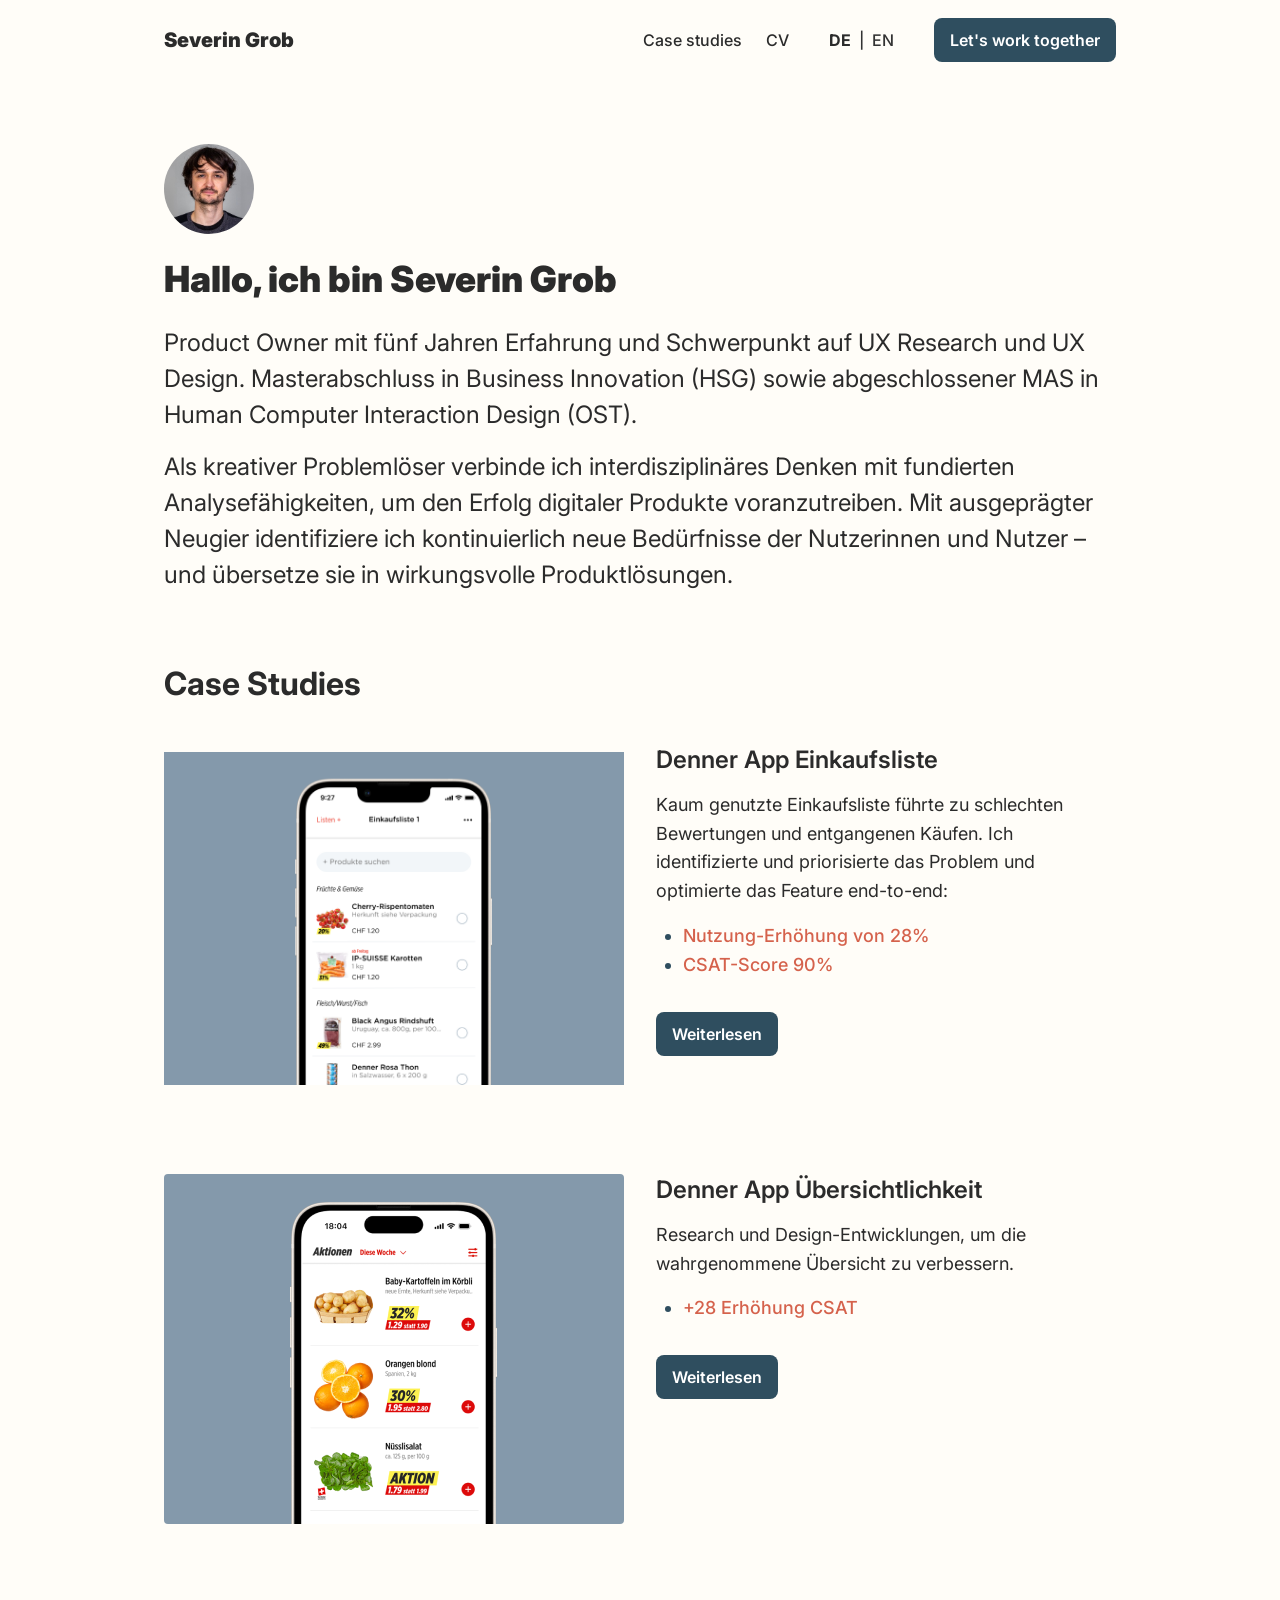
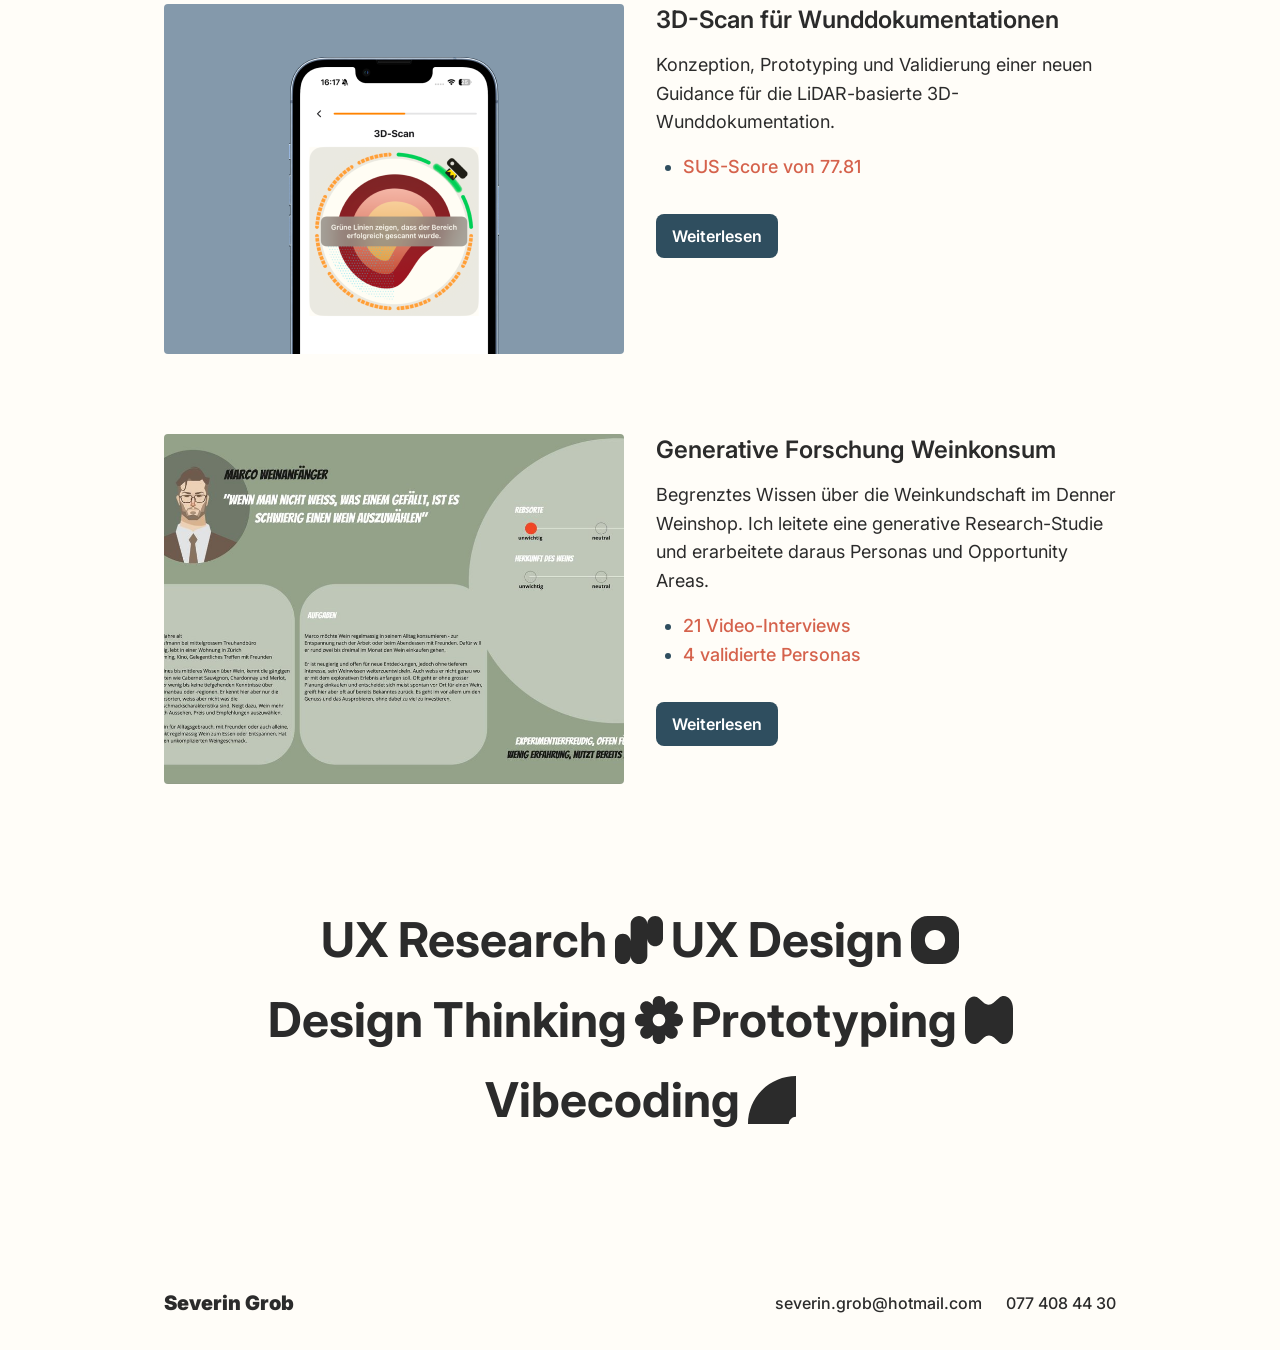
<file: site/index.html>
<!DOCTYPE html>
<html lang="de">
<head>
  <meta charset="UTF-8">
  <meta name="viewport" content="width=device-width, initial-scale=1.0">
  <title>Severin Grob — Portfolio</title>
  <link rel="alternate" hreflang="de" href="index.html">
  <link rel="alternate" hreflang="en" href="en/index.html">
  <link rel="alternate" hreflang="x-default" href="index.html">
  <link rel="preconnect" href="https://fonts.googleapis.com">
  <link rel="preconnect" href="https://fonts.gstatic.com" crossorigin>
  <link href="https://fonts.googleapis.com/css2?family=Inter:wght@400;500;600;700;900&display=swap" rel="stylesheet">
  <link rel="stylesheet" href="css/base.css">
  <link rel="stylesheet" href="css/layout.css">
  <link rel="stylesheet" href="css/components.css">
  <link rel="stylesheet" href="css/responsive.css">
</head>
<body>
  <header class="nav">
    <div class="container nav__inner">
      <a href="index.html" class="nav__logo">Severin Grob</a>
      <nav class="nav__menu" aria-label="Hauptnavigation">
        <div class="nav__links">
          <a href="#case-studies">Case studies</a>
          <a href="cv.html">CV</a>
        </div>
        <div class="nav__lang" role="group" aria-label="Sprache">
          <span class="nav__lang-link nav__lang-link--active" aria-current="page">DE</span>
          <span class="nav__lang-separator" aria-hidden="true">|</span>
          <a class="nav__lang-link" href="en/index.html" hreflang="en" lang="en">EN</a>
        </div>
        <a href="https://www.linkedin.com/in/severin-grob-9a1a15102/" class="btn btn--nav" target="_blank" rel="noopener noreferrer">Let's work together</a>
      </nav>
      <button class="nav__toggle" aria-label="Menü öffnen" aria-expanded="false" aria-controls="nav-flyout">
        <span class="nav__toggle-icon" aria-hidden="true">
          <span class="nav__toggle-line"></span>
          <span class="nav__toggle-line"></span>
          <span class="nav__toggle-line"></span>
        </span>
      </button>
    </div>
  </header>

  <nav id="nav-flyout" class="nav__flyout" aria-label="Mobile Navigation">
    <div class="nav__flyout-lang" role="group" aria-label="Sprache">
      <span class="nav__flyout-lang-link nav__flyout-lang-link--active" aria-current="page">DE</span>
      <span class="nav__flyout-lang-separator" aria-hidden="true">|</span>
      <a class="nav__flyout-lang-link" href="en/index.html" hreflang="en" lang="en">EN</a>
    </div>
    <a class="nav__flyout-item" href="case-studies/einkaufsliste.html">Case Study: Einkaufsliste</a>
    <a class="nav__flyout-item" href="case-studies/uebersichtlichkeit.html">Case Study: App Übersicht</a>
    <a class="nav__flyout-item" href="case-studies/wunddokumentation.html">Case Study: 3D-Scan App</a>
    <a class="nav__flyout-item" href="case-studies/weinkonsum.html">Case Study: Weinkonsum</a>
    <a class="nav__flyout-item" href="cv.html">CV</a>
    <div class="nav__flyout-cta">
      <a href="https://www.linkedin.com/in/severin-grob-9a1a15102/" class="btn" target="_blank" rel="noopener noreferrer">Let's work together</a>
    </div>
  </nav>

  <main>
    <section class="section section--hero hero">
      <div class="container hero__inner">
        <img class="hero__avatar" src="assets/images/hero.jpg" alt="Severin Grob" width="90" height="90">
        <h1 class="hero__title">Hallo, ich bin Severin Grob</h1>
        <div class="hero__text">
          <p>Product Owner mit fünf Jahren Erfahrung und Schwerpunkt auf UX Research und UX Design. Masterabschluss in Business Innovation (HSG) sowie abgeschlossener MAS in Human Computer Interaction Design (OST).</p>
          <p>Als kreativer Problemlöser verbinde ich interdisziplinäres Denken mit fundierten Analysefähigkeiten, um den Erfolg digitaler Produkte voranzutreiben. Mit ausgeprägter Neugier identifiziere ich kontinuierlich neue Bedürfnisse der Nutzerinnen und Nutzer – und übersetze sie in wirkungsvolle Produktlösungen.</p>
        </div>
      </div>
    </section>

    <section id="case-studies" class="section-heading">
      <div class="container">
        <h2>Case Studies</h2>
      </div>
    </section>

    <article class="project">
      <div class="container project__inner">
        <div class="project__image">
          <img src="assets/images/cs-einkaufsliste.jpg" alt="Denner App Einkaufsliste">
        </div>
        <div class="project__content">
          <h3>Denner App Einkaufsliste</h3>
          <p>Kaum genutzte Einkaufsliste führte zu schlechten Bewertungen und entgangenen Käufen. Ich identifizierte und priorisierte das Problem und optimierte das Feature end-to-end:</p>
          <ul class="project__metrics">
            <li><span class="highlight">Nutzung-Erhöhung von 28%</span></li>
            <li><span class="highlight">CSAT-Score 90%</span></li>
          </ul>
          <a href="case-studies/einkaufsliste.html" class="btn">Weiterlesen</a>
        </div>
      </div>
    </article>

    <article class="project">
      <div class="container project__inner">
        <div class="project__image project__image--cover">
          <img src="assets/images/cs-uebersichtlichkeit.jpg" alt="Denner App Übersichtlichkeit">
        </div>
        <div class="project__content">
          <h3>Denner App Übersichtlichkeit</h3>
          <p>Research und Design-Entwicklungen, um die wahrgenommene Übersicht zu verbessern.</p>
          <ul class="project__metrics">
            <li><span class="highlight">+28 Erhöhung CSAT</span></li>
          </ul>
          <a href="case-studies/uebersichtlichkeit.html" class="btn">Weiterlesen</a>
        </div>
      </div>
    </article>

    <article class="project">
      <div class="container project__inner">
        <div class="project__image project__image--cover">
          <img src="assets/images/cs-wunddokumentation-app.png" alt="3D-Scan für Wunddokumentationen">
        </div>
        <div class="project__content">
          <h3>3D-Scan für Wunddokumentationen</h3>
          <p>Konzeption, Prototyping und Validierung einer neuen Guidance für die LiDAR-basierte 3D-Wunddokumentation.</p>
          <ul class="project__metrics">
            <li><span class="highlight">SUS-Score von 77.81</span></li>
          </ul>
          <a href="case-studies/wunddokumentation.html" class="btn">Weiterlesen</a>
        </div>
      </div>
    </article>

    <article class="project">
      <div class="container project__inner">
        <div class="project__image project__image--cover">
          <img src="assets/images/cs-weinkonsum.jpg" alt="Persona Marco Weinanfänger aus der Weinkonsum-Studie">
        </div>
        <div class="project__content">
          <h3>Generative Forschung Weinkonsum</h3>
          <p>Begrenztes Wissen über die Weinkundschaft im Denner Weinshop. Ich leitete eine generative Research-Studie und erarbeitete daraus Personas und Opportunity Areas.</p>
          <ul class="project__metrics">
            <li><span class="highlight">21 Video-Interviews</span></li>
            <li><span class="highlight">4 validierte Personas</span></li>
          </ul>
          <a href="case-studies/weinkonsum.html" class="btn">Weiterlesen</a>
        </div>
      </div>
    </article>

    <section class="section section--skills skills">
      <div class="container skills__inner skills__inner--desktop">
        <span class="skills__item">UX Research</span>
        <img class="skills__icon" src="assets/icons/icon-ux-research.svg" alt="">
        <span class="skills__item">UX Design</span>
        <img class="skills__icon" src="assets/icons/icon-ux-design.svg" alt="">
        <span class="skills__item">Design Thinking</span>
        <img class="skills__icon" src="assets/icons/icon-design-thinking.svg" alt="">
        <span class="skills__item">Prototyping</span>
        <img class="skills__icon" src="assets/icons/icon-prototyping.svg" alt="">
        <span class="skills__item">Vibecoding</span>
        <img class="skills__icon" src="assets/icons/icon-vibecoding.svg" alt="">
      </div>
      <div class="container skills__inner skills__inner--mobile">
        <span class="skills__item">UX Research</span>
        <img class="skills__icon" src="assets/icons/icon-ux-research-mobile.svg" alt="">
        <span class="skills__item">UX Design</span>
        <img class="skills__icon" src="assets/icons/icon-ux-design-mobile.svg" alt="">
        <span class="skills__item">Design Thinking</span>
        <img class="skills__icon skills__icon--rotate" src="assets/icons/icon-design-thinking-mobile.svg" alt="">
        <span class="skills__item">Interviews</span>
        <img class="skills__icon" src="assets/icons/icon-interviews.svg" alt="">
        <span class="skills__item">Quantitative Research</span>
        <img class="skills__icon" src="assets/icons/icon-quantitative-research.svg" alt="">
      </div>
    </section>
  </main>

  <footer class="footer">
    <div class="container footer__inner">
      <span class="footer__name">Severin Grob</span>
      <div class="footer__contact">
        <a href="mailto:severin.grob@hotmail.com">severin.grob@hotmail.com</a>
        <a href="tel:+41774084430">077 408 44 30</a>
      </div>
    </div>
  </footer>

  <script src="js/nav.js"></script>
</body>
</html>
</file>
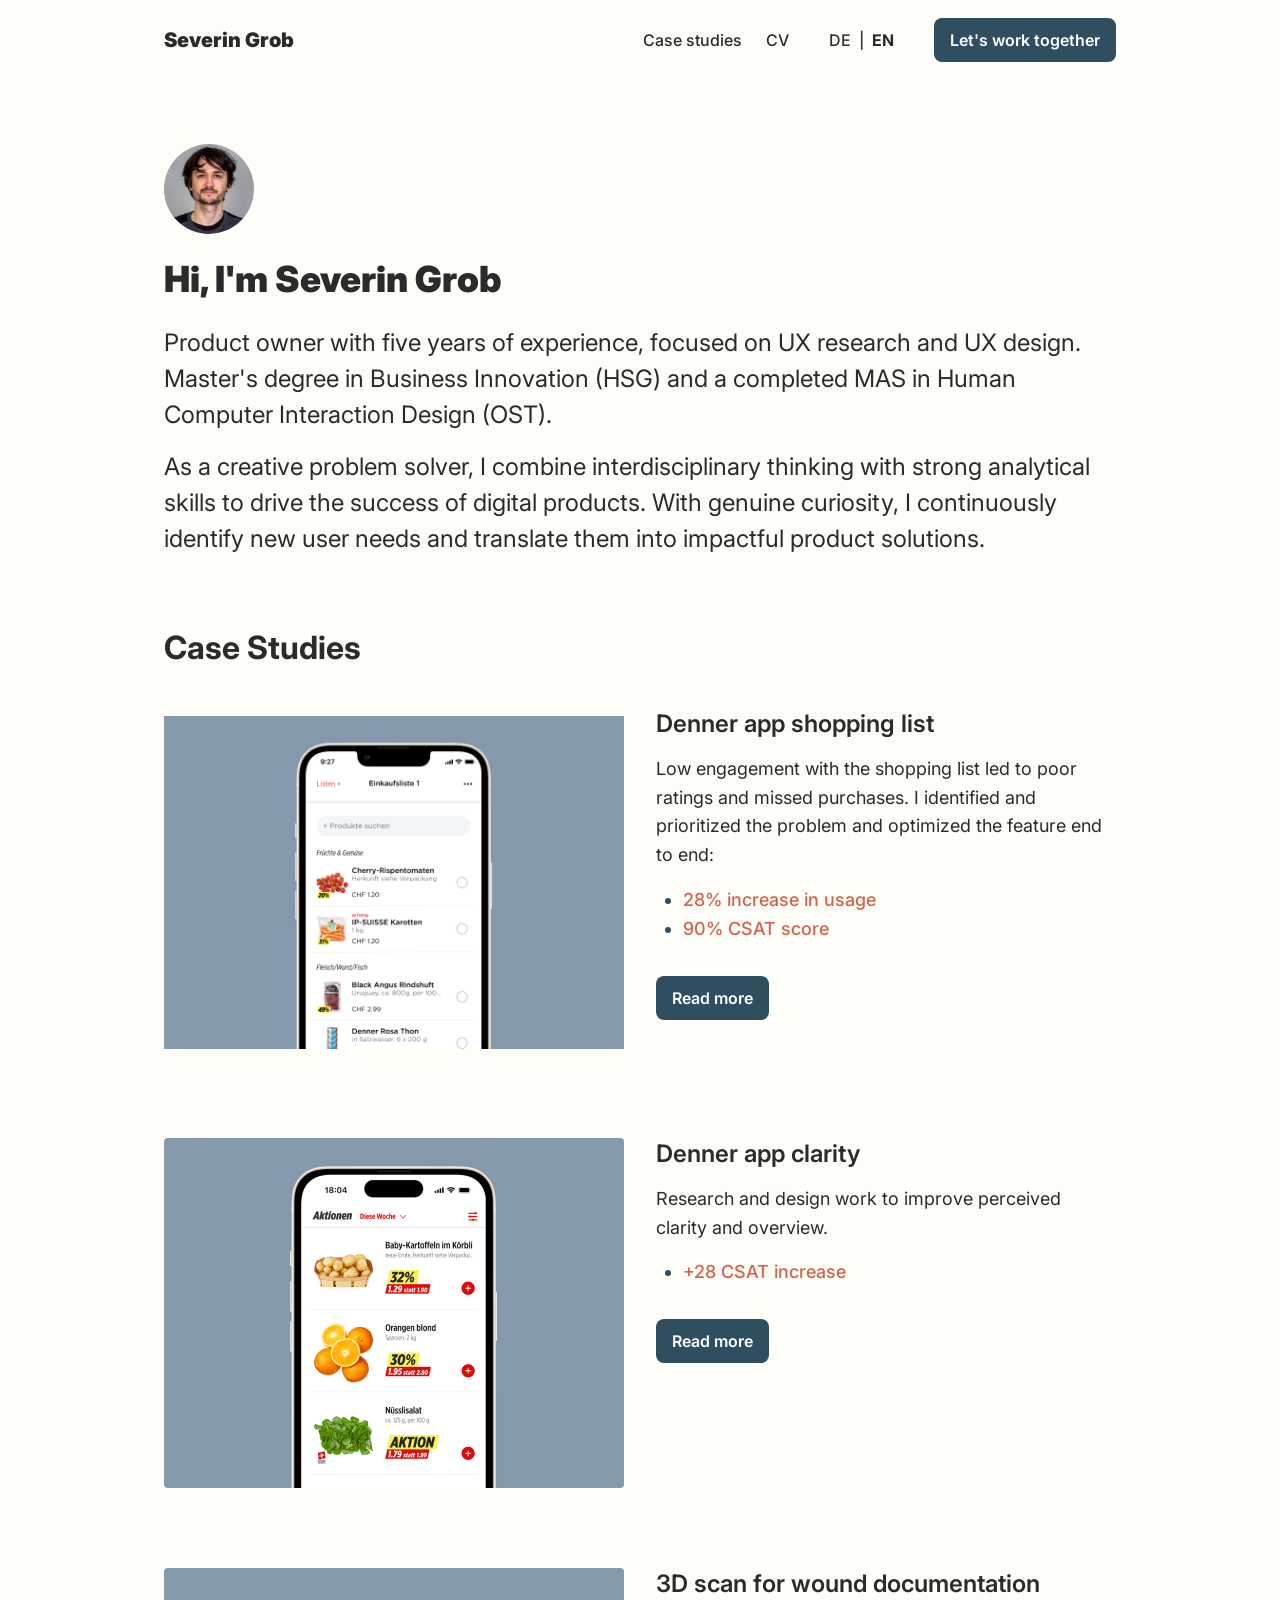
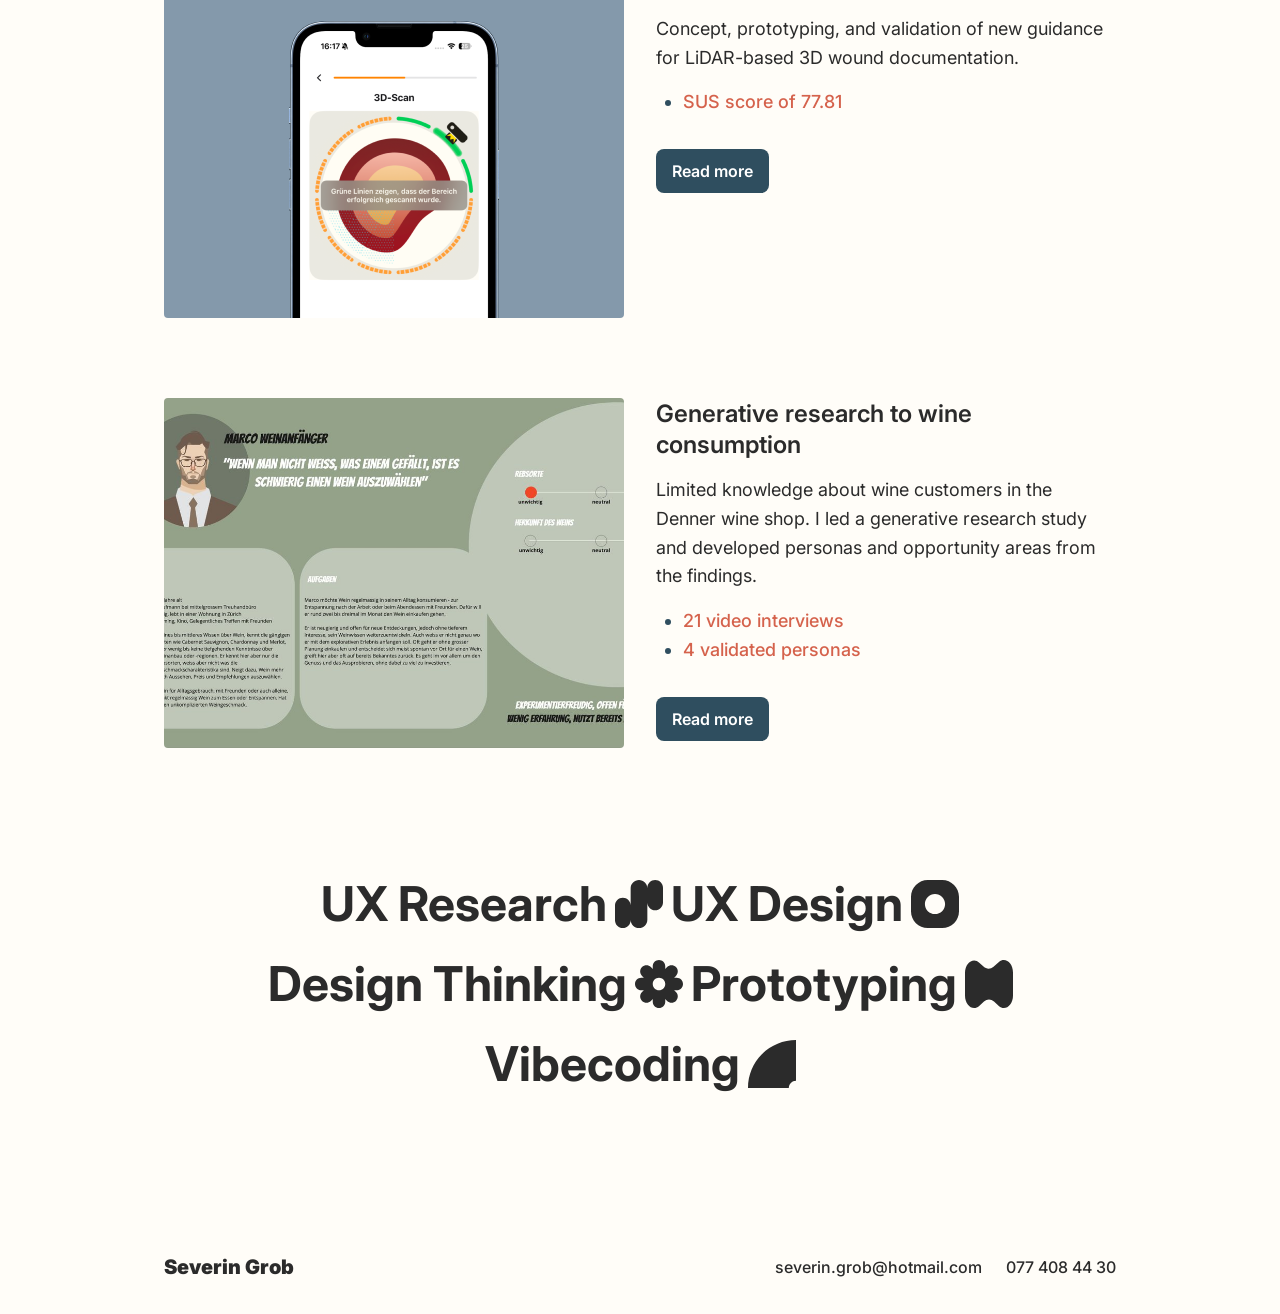
<file: site/en/index.html>
<!DOCTYPE html>
<html lang="en">
<head>
  <meta charset="UTF-8">
  <meta name="viewport" content="width=device-width, initial-scale=1.0">
  <title>Severin Grob — Portfolio</title>
  <link rel="alternate" hreflang="de" href="../index.html">
  <link rel="alternate" hreflang="en" href="index.html">
  <link rel="alternate" hreflang="x-default" href="../index.html">
  <link rel="preconnect" href="https://fonts.googleapis.com">
  <link rel="preconnect" href="https://fonts.gstatic.com" crossorigin>
  <link href="https://fonts.googleapis.com/css2?family=Inter:wght@400;500;600;700;900&display=swap" rel="stylesheet">
  <link rel="stylesheet" href="../css/base.css">
  <link rel="stylesheet" href="../css/layout.css">
  <link rel="stylesheet" href="../css/components.css">
  <link rel="stylesheet" href="../css/responsive.css">
</head>
<body>
  <header class="nav">
    <div class="container nav__inner">
      <a href="index.html" class="nav__logo">Severin Grob</a>
      <nav class="nav__menu" aria-label="Main navigation">
        <div class="nav__links">
          <a href="#case-studies">Case studies</a>
          <a href="cv.html">CV</a>
        </div>
        <div class="nav__lang" role="group" aria-label="Language">
          <a class="nav__lang-link" href="../index.html" hreflang="de" lang="de">DE</a>
          <span class="nav__lang-separator" aria-hidden="true">|</span>
          <span class="nav__lang-link nav__lang-link--active" aria-current="page">EN</span>
        </div>
        <a href="https://www.linkedin.com/in/severin-grob-9a1a15102/" class="btn btn--nav" target="_blank" rel="noopener noreferrer">Let's work together</a>
      </nav>
      <button class="nav__toggle" aria-label="Open menu" aria-expanded="false" aria-controls="nav-flyout">
        <span class="nav__toggle-icon" aria-hidden="true">
          <span class="nav__toggle-line"></span>
          <span class="nav__toggle-line"></span>
          <span class="nav__toggle-line"></span>
        </span>
      </button>
    </div>
  </header>

  <nav id="nav-flyout" class="nav__flyout" aria-label="Mobile navigation">
    <div class="nav__flyout-lang" role="group" aria-label="Language">
      <a class="nav__flyout-lang-link" href="../index.html" hreflang="de" lang="de">DE</a>
      <span class="nav__flyout-lang-separator" aria-hidden="true">|</span>
      <span class="nav__flyout-lang-link nav__flyout-lang-link--active" aria-current="page">EN</span>
    </div>
    <a class="nav__flyout-item" href="case-studies/einkaufsliste.html">Case study: Shopping list</a>
    <a class="nav__flyout-item" href="case-studies/uebersichtlichkeit.html">Case study: App clarity</a>
    <a class="nav__flyout-item" href="case-studies/wunddokumentation.html">Case study: 3D scan app</a>
    <a class="nav__flyout-item" href="case-studies/weinkonsum.html">Case study: Wine consumption</a>
    <a class="nav__flyout-item" href="cv.html">CV</a>
    <div class="nav__flyout-cta">
      <a href="https://www.linkedin.com/in/severin-grob-9a1a15102/" class="btn" target="_blank" rel="noopener noreferrer">Let's work together</a>
    </div>
  </nav>

  <main>
    <section class="section section--hero hero">
      <div class="container hero__inner">
        <img class="hero__avatar" src="../assets/images/hero.jpg" alt="Severin Grob" width="90" height="90">
        <h1 class="hero__title">Hi, I'm Severin Grob</h1>
        <div class="hero__text">
          <p>Product owner with five years of experience, focused on UX research and UX design. Master's degree in Business Innovation (HSG) and a completed MAS in Human Computer Interaction Design (OST).</p>
          <p>As a creative problem solver, I combine interdisciplinary thinking with strong analytical skills to drive the success of digital products. With genuine curiosity, I continuously identify new user needs and translate them into impactful product solutions.</p>
        </div>
      </div>
    </section>

    <section id="case-studies" class="section-heading">
      <div class="container">
        <h2>Case Studies</h2>
      </div>
    </section>

    <article class="project">
      <div class="container project__inner">
        <div class="project__image">
          <img src="../assets/images/cs-einkaufsliste.jpg" alt="Denner app shopping list">
        </div>
        <div class="project__content">
          <h3>Denner app shopping list</h3>
          <p>Low engagement with the shopping list led to poor ratings and missed purchases. I identified and prioritized the problem and optimized the feature end to end:</p>
          <ul class="project__metrics">
            <li><span class="highlight">28% increase in usage</span></li>
            <li><span class="highlight">90% CSAT score</span></li>
          </ul>
          <a href="case-studies/einkaufsliste.html" class="btn">Read more</a>
        </div>
      </div>
    </article>

    <article class="project">
      <div class="container project__inner">
        <div class="project__image project__image--cover">
          <img src="../assets/images/cs-uebersichtlichkeit.jpg" alt="Denner app clarity">
        </div>
        <div class="project__content">
          <h3>Denner app clarity</h3>
          <p>Research and design work to improve perceived clarity and overview.</p>
          <ul class="project__metrics">
            <li><span class="highlight">+28 CSAT increase</span></li>
          </ul>
          <a href="case-studies/uebersichtlichkeit.html" class="btn">Read more</a>
        </div>
      </div>
    </article>

    <article class="project">
      <div class="container project__inner">
        <div class="project__image project__image--cover">
          <img src="../assets/images/cs-wunddokumentation-app.png" alt="3D scan for wound documentation">
        </div>
        <div class="project__content">
          <h3>3D scan for wound documentation</h3>
          <p>Concept, prototyping, and validation of new guidance for LiDAR-based 3D wound documentation.</p>
          <ul class="project__metrics">
            <li><span class="highlight">SUS score of 77.81</span></li>
          </ul>
          <a href="case-studies/wunddokumentation.html" class="btn">Read more</a>
        </div>
      </div>
    </article>

    <article class="project">
      <div class="container project__inner">
        <div class="project__image project__image--cover">
          <img src="../assets/images/cs-weinkonsum.jpg" alt="Persona Marco, wine novice, from the wine consumption study">
        </div>
        <div class="project__content">
          <h3>Generative research to wine consumption</h3>
          <p>Limited knowledge about wine customers in the Denner wine shop. I led a generative research study and developed personas and opportunity areas from the findings.</p>
          <ul class="project__metrics">
            <li><span class="highlight">21 video interviews</span></li>
            <li><span class="highlight">4 validated personas</span></li>
          </ul>
          <a href="case-studies/weinkonsum.html" class="btn">Read more</a>
        </div>
      </div>
    </article>

    <section class="section section--skills skills">
      <div class="container skills__inner skills__inner--desktop">
        <span class="skills__item">UX Research</span>
        <img class="skills__icon" src="../assets/icons/icon-ux-research.svg" alt="">
        <span class="skills__item">UX Design</span>
        <img class="skills__icon" src="../assets/icons/icon-ux-design.svg" alt="">
        <span class="skills__item">Design Thinking</span>
        <img class="skills__icon" src="../assets/icons/icon-design-thinking.svg" alt="">
        <span class="skills__item">Prototyping</span>
        <img class="skills__icon" src="../assets/icons/icon-prototyping.svg" alt="">
        <span class="skills__item">Vibecoding</span>
        <img class="skills__icon" src="../assets/icons/icon-vibecoding.svg" alt="">
      </div>
      <div class="container skills__inner skills__inner--mobile">
        <span class="skills__item">UX Research</span>
        <img class="skills__icon" src="../assets/icons/icon-ux-research-mobile.svg" alt="">
        <span class="skills__item">UX Design</span>
        <img class="skills__icon" src="../assets/icons/icon-ux-design-mobile.svg" alt="">
        <span class="skills__item">Design Thinking</span>
        <img class="skills__icon skills__icon--rotate" src="../assets/icons/icon-design-thinking-mobile.svg" alt="">
        <span class="skills__item">Interviews</span>
        <img class="skills__icon" src="../assets/icons/icon-interviews.svg" alt="">
        <span class="skills__item">Quantitative Research</span>
        <img class="skills__icon" src="../assets/icons/icon-quantitative-research.svg" alt="">
      </div>
    </section>
  </main>

  <footer class="footer">
    <div class="container footer__inner">
      <span class="footer__name">Severin Grob</span>
      <div class="footer__contact">
        <a href="mailto:severin.grob@hotmail.com">severin.grob@hotmail.com</a>
        <a href="tel:+41774084430">077 408 44 30</a>
      </div>
    </div>
  </footer>

  <script src="../js/nav.js"></script>
</body>
</html>
</file>
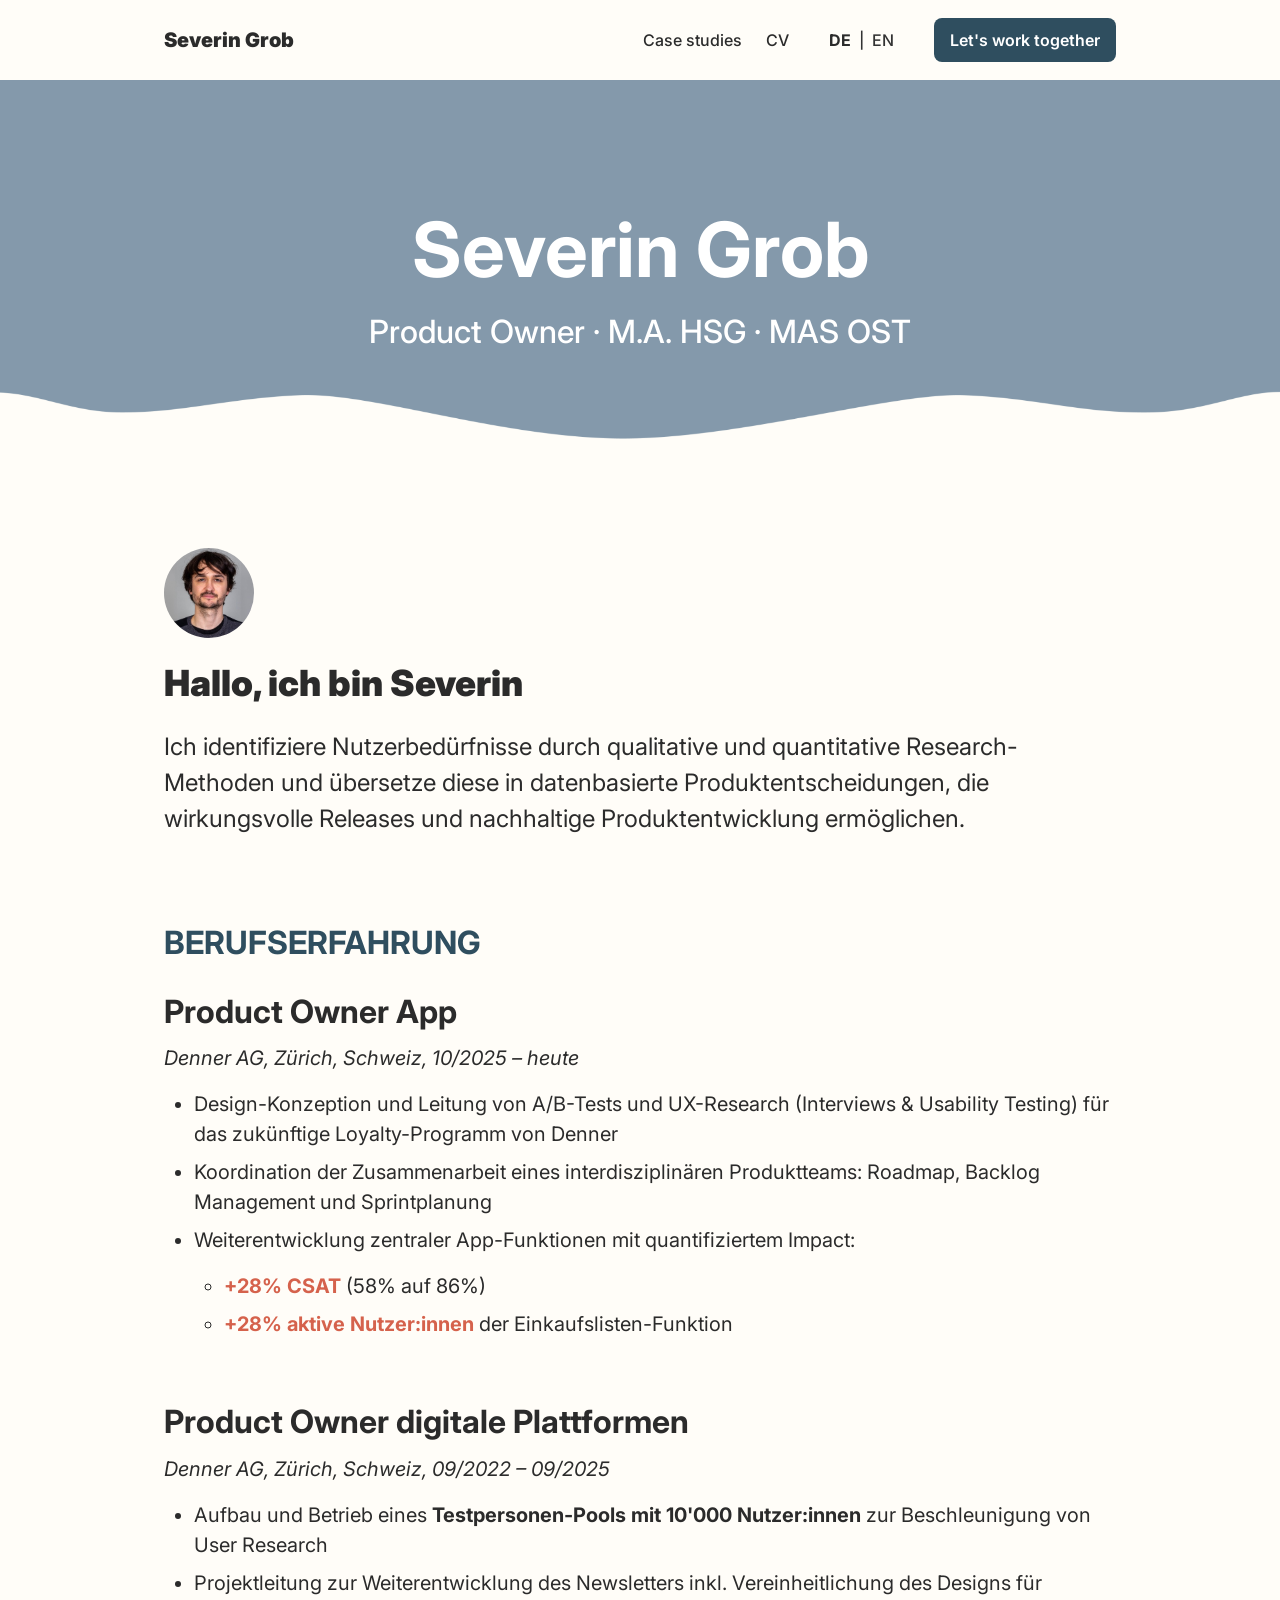
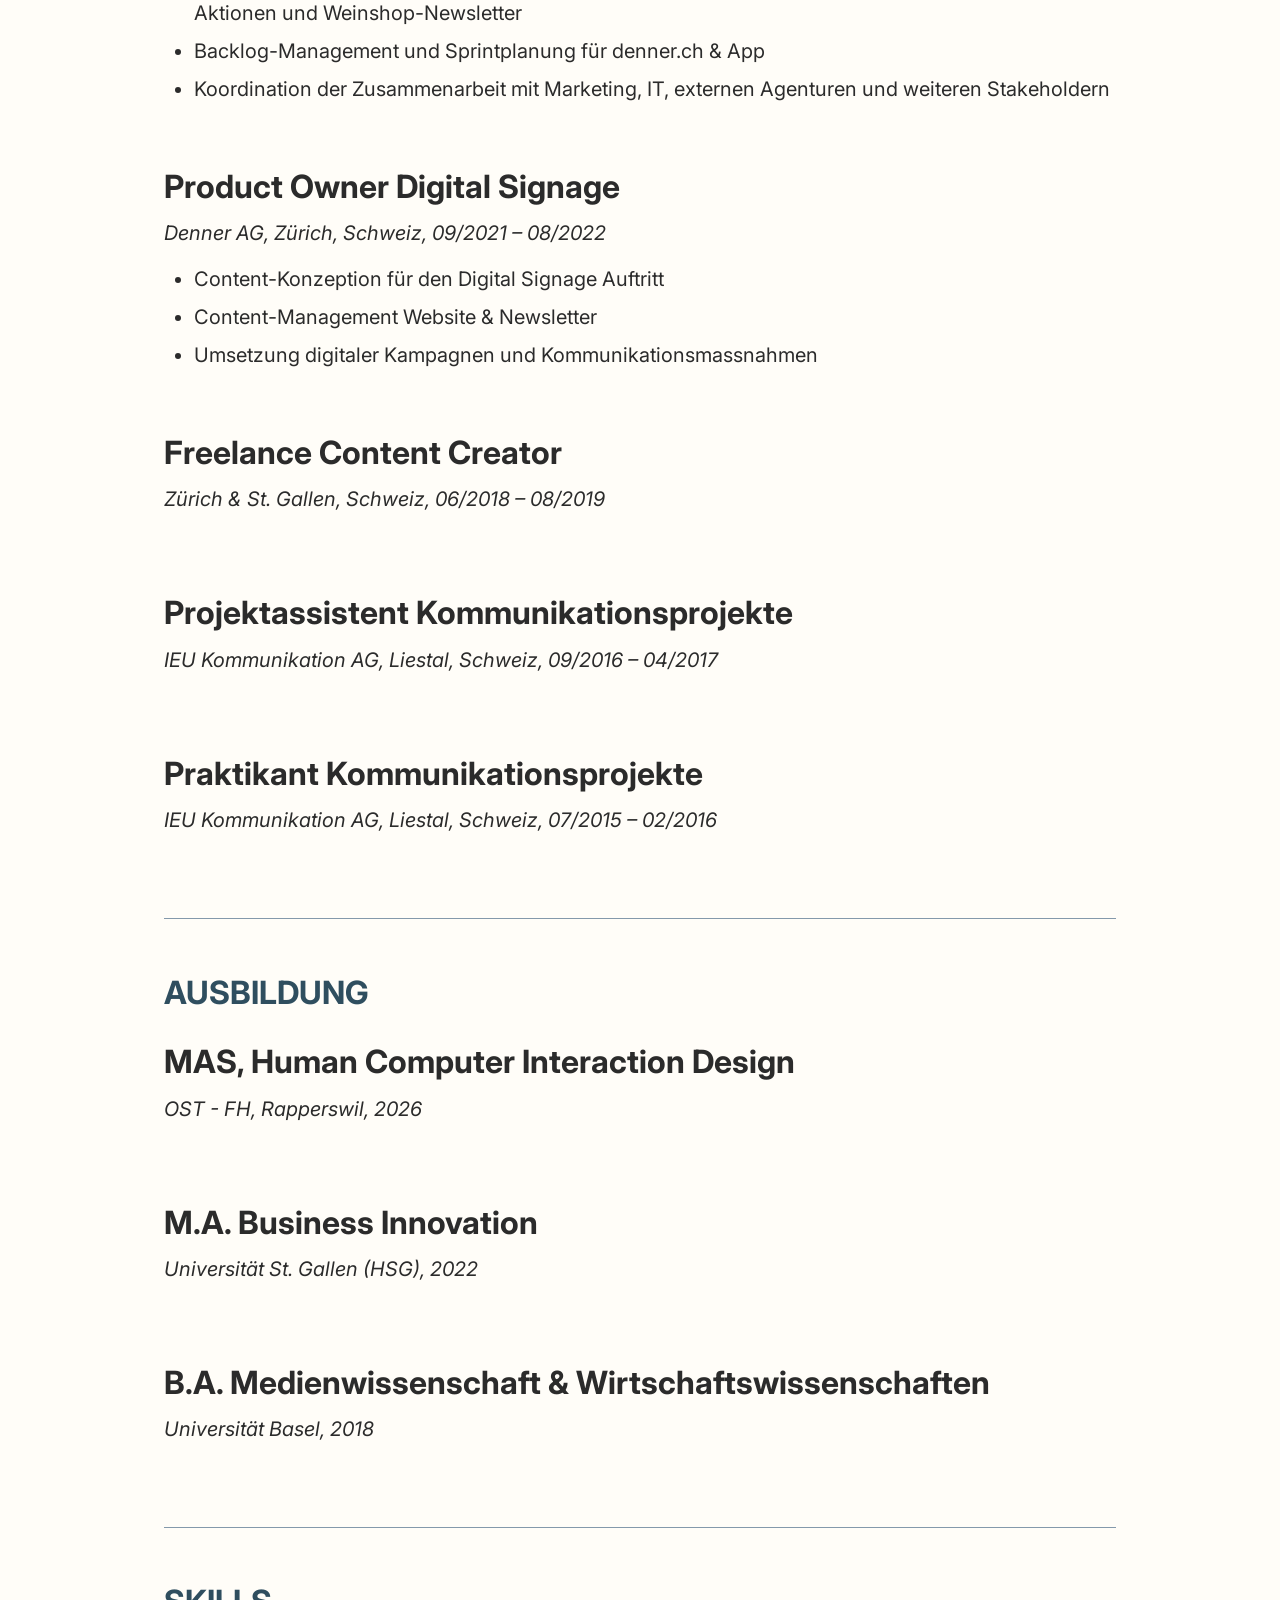
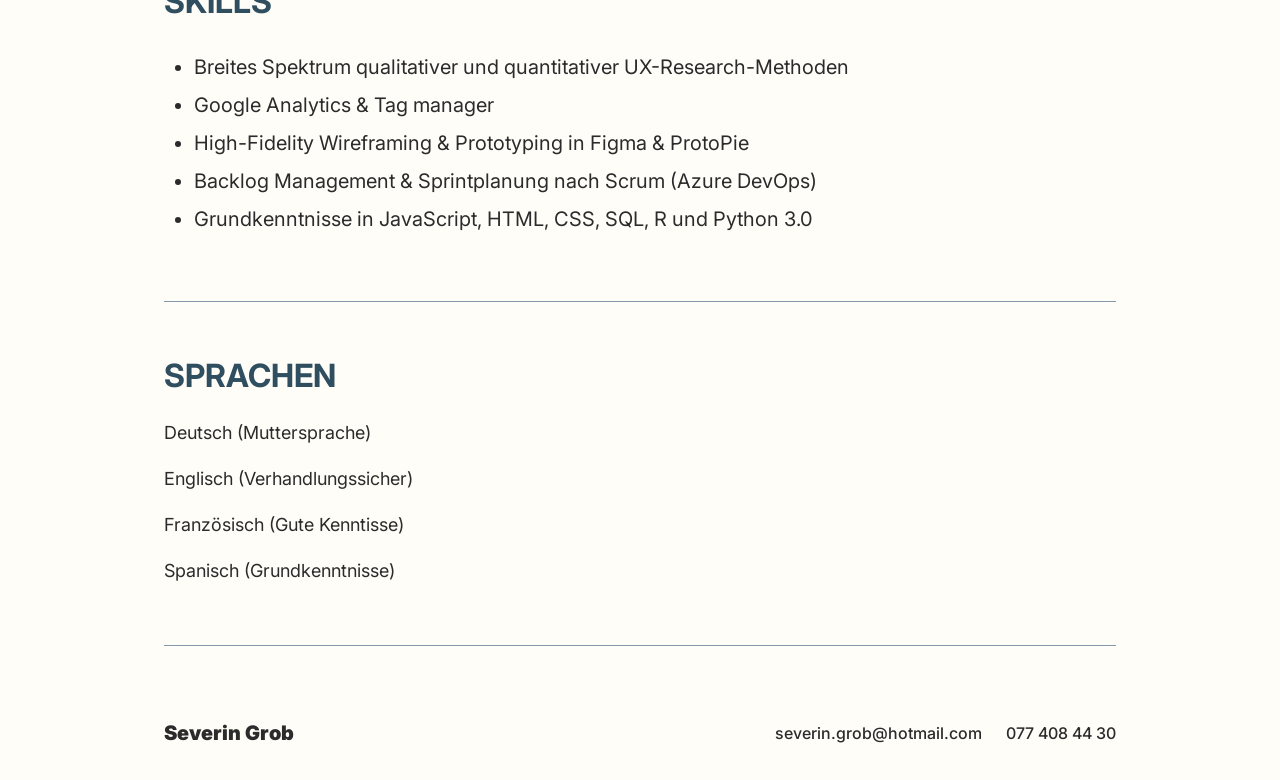
<file: site/cv.html>
<!DOCTYPE html>
<html lang="de">
<head>
  <meta charset="UTF-8">
  <meta name="viewport" content="width=device-width, initial-scale=1.0">
  <title>Lebenslauf — Severin Grob</title>
  <link rel="alternate" hreflang="de" href="cv.html">
  <link rel="alternate" hreflang="en" href="en/cv.html">
  <link rel="alternate" hreflang="x-default" href="cv.html">
  <link rel="preconnect" href="https://fonts.googleapis.com">
  <link rel="preconnect" href="https://fonts.gstatic.com" crossorigin>
  <link href="https://fonts.googleapis.com/css2?family=Inter:wght@400;500;600;700;900&display=swap" rel="stylesheet">
  <link rel="stylesheet" href="css/base.css">
  <link rel="stylesheet" href="css/layout.css">
  <link rel="stylesheet" href="css/components.css">
  <link rel="stylesheet" href="css/case-study.css">
  <link rel="stylesheet" href="css/responsive.css">
</head>
<body>
  <header class="nav">
    <div class="container nav__inner">
      <a href="index.html" class="nav__logo">Severin Grob</a>
      <nav class="nav__menu" aria-label="Hauptnavigation">
        <div class="nav__links">
          <a href="index.html#case-studies">Case studies</a>
          <a href="cv.html">CV</a>
        </div>
        <div class="nav__lang" role="group" aria-label="Sprache">
          <span class="nav__lang-link nav__lang-link--active" aria-current="page">DE</span>
          <span class="nav__lang-separator" aria-hidden="true">|</span>
          <a class="nav__lang-link" href="en/cv.html" hreflang="en" lang="en">EN</a>
        </div>
        <a href="https://www.linkedin.com/in/severin-grob-9a1a15102/" class="btn btn--nav" target="_blank" rel="noopener noreferrer">Let's work together</a>
      </nav>
      <button class="nav__toggle" aria-label="Menü öffnen" aria-expanded="false" aria-controls="nav-flyout">
        <span class="nav__toggle-icon" aria-hidden="true">
          <span class="nav__toggle-line"></span>
          <span class="nav__toggle-line"></span>
          <span class="nav__toggle-line"></span>
        </span>
      </button>
    </div>
  </header>

  <nav id="nav-flyout" class="nav__flyout" aria-label="Mobile Navigation">
    <div class="nav__flyout-lang" role="group" aria-label="Sprache">
      <span class="nav__flyout-lang-link nav__flyout-lang-link--active" aria-current="page">DE</span>
      <span class="nav__flyout-lang-separator" aria-hidden="true">|</span>
      <a class="nav__flyout-lang-link" href="en/cv.html" hreflang="en" lang="en">EN</a>
    </div>
    <a class="nav__flyout-item" href="case-studies/einkaufsliste.html">Case Study: Einkaufsliste</a>
    <a class="nav__flyout-item" href="case-studies/uebersichtlichkeit.html">Case Study: App Übersicht</a>
    <a class="nav__flyout-item" href="case-studies/wunddokumentation.html">Case Study: 3D-Scan App</a>
    <a class="nav__flyout-item" href="case-studies/weinkonsum.html">Case Study: Weinkonsum</a>
    <a class="nav__flyout-item" href="cv.html">CV</a>
    <div class="nav__flyout-cta">
      <a href="https://www.linkedin.com/in/severin-grob-9a1a15102/" class="btn" target="_blank" rel="noopener noreferrer">Let's work together</a>
    </div>
  </nav>

  <main>
    <section class="case-hero">
      <img class="case-hero__bg" src="assets/images/hero-cv.jpg" alt="">
      <h1 class="case-hero__title">Severin Grob</h1>
      <p class="case-hero__subtitle">Product Owner · M.A. HSG · MAS OST</p>
    </section>

    <section class="section section--hero">
      <div class="container hero__inner">
        <img class="hero__avatar" src="assets/images/hero-cv-avatar.jpg" alt="Severin Grob" width="90" height="90">
        <h2 class="hero__title">Hallo, ich bin Severin</h2>
        <p class="hero__text">Ich identifiziere Nutzerbedürfnisse durch qualitative und quantitative Research-Methoden und übersetze diese in datenbasierte Produktentscheidungen, die wirkungsvolle Releases und nachhaltige Produktentwicklung ermöglichen.</p>
      </div>
    </section>

    <div class="container content-section cv-section">
      <h2>BERUFSERFAHRUNG</h2>

      <article class="cv-card">
        <h3>Product Owner App</h3>
        <p class="cv-meta">Denner AG, Zürich, Schweiz, 10/2025 – heute</p>
        <ul>
          <li>Design-Konzeption und Leitung von A/B-Tests und UX-Research (Interviews &amp; Usability Testing) für das zukünftige Loyalty-Programm von Denner</li>
          <li>Koordination der Zusammenarbeit eines interdisziplinären Produktteams: Roadmap, Backlog Management und Sprintplanung</li>
          <li>Weiterentwicklung zentraler App-Funktionen mit quantifiziertem Impact:
            <ul>
              <li><strong class="highlight">+28% CSAT</strong> (58% auf 86%)</li>
              <li><strong class="highlight">+28% aktive Nutzer:innen</strong> der Einkaufslisten-Funktion</li>
            </ul>
          </li>
        </ul>
      </article>

      <article class="cv-card">
        <h3>Product Owner digitale Plattformen</h3>
        <p class="cv-meta">Denner AG, Zürich, Schweiz, 09/2022 – 09/2025</p>
        <ul>
          <li>Aufbau und Betrieb eines <strong>Testpersonen-Pools mit 10'000 Nutzer:innen</strong> zur Beschleunigung von User Research</li>
          <li>Projektleitung zur Weiterentwicklung des Newsletters inkl. Vereinheitlichung des Designs für Aktionen und Weinshop-Newsletter</li>
          <li>Backlog-Management und Sprintplanung für denner.ch &amp; App</li>
          <li>Koordination der Zusammenarbeit mit Marketing, IT, externen Agenturen und weiteren Stakeholdern</li>
        </ul>
      </article>

      <article class="cv-card">
        <h3>Product Owner Digital Signage</h3>
        <p class="cv-meta">Denner AG, Zürich, Schweiz, 09/2021 – 08/2022</p>
        <ul>
          <li>Content-Konzeption für den Digital Signage Auftritt</li>
          <li>Content-Management Website &amp; Newsletter</li>
          <li>Umsetzung digitaler Kampagnen und Kommunikationsmassnahmen</li>
        </ul>
      </article>

      <article class="cv-card">
        <h3>Freelance Content Creator</h3>
        <p class="cv-meta">Zürich &amp; St. Gallen, Schweiz, 06/2018 – 08/2019</p>
      </article>

      <article class="cv-card">
        <h3>Projektassistent Kommunikationsprojekte</h3>
        <p class="cv-meta">IEU Kommunikation AG, Liestal, Schweiz, 09/2016 – 04/2017</p>
      </article>

      <article class="cv-card">
        <h3>Praktikant Kommunikationsprojekte</h3>
        <p class="cv-meta">IEU Kommunikation AG, Liestal, Schweiz, 07/2015 – 02/2016</p>
      </article>

      <hr class="divider">

      <h2>AUSBILDUNG</h2>

      <article class="cv-card">
        <h3>MAS, Human Computer Interaction Design</h3>
        <p class="cv-meta">OST - FH, Rapperswil, 2026</p>
      </article>

      <article class="cv-card">
        <h3>M.A. Business Innovation</h3>
        <p class="cv-meta">Universität St. Gallen (HSG), 2022</p>
      </article>

      <article class="cv-card">
        <h3>B.A. Medienwissenschaft &amp; Wirtschaftswissenschaften</h3>
        <p class="cv-meta">Universität Basel, 2018</p>
      </article>

      <hr class="divider">

      <h2>SKILLS</h2>

      <article class="cv-card">
        <ul>
          <li>Breites Spektrum qualitativer und quantitativer UX-Research-Methoden</li>
          <li>Google Analytics &amp; Tag manager</li>
          <li>High-Fidelity Wireframing &amp; Prototyping in Figma &amp; ProtoPie</li>
          <li>Backlog Management &amp; Sprintplanung nach Scrum (Azure DevOps)</li>
          <li>Grundkenntnisse in JavaScript, HTML, CSS, SQL, R und Python 3.0</li>
        </ul>
      </article>

      <hr class="divider">

      <h2>SPRACHEN</h2>

      <div class="text-block cv-languages">
        <p>Deutsch (Muttersprache)</p>
        <p>Englisch (Verhandlungssicher)</p>
        <p>Französisch (Gute Kenntisse)</p>
        <p>Spanisch (Grundkenntnisse)</p>
      </div>

      <hr class="divider">
    </div>
  </main>

  <footer class="footer">
    <div class="container footer__inner">
      <span class="footer__name">Severin Grob</span>
      <div class="footer__contact">
        <a href="mailto:severin.grob@hotmail.com">severin.grob@hotmail.com</a>
        <a href="tel:+41774084430">077 408 44 30</a>
      </div>
    </div>
  </footer>

  <script src="js/nav.js"></script>
</body>
</html>
</file>
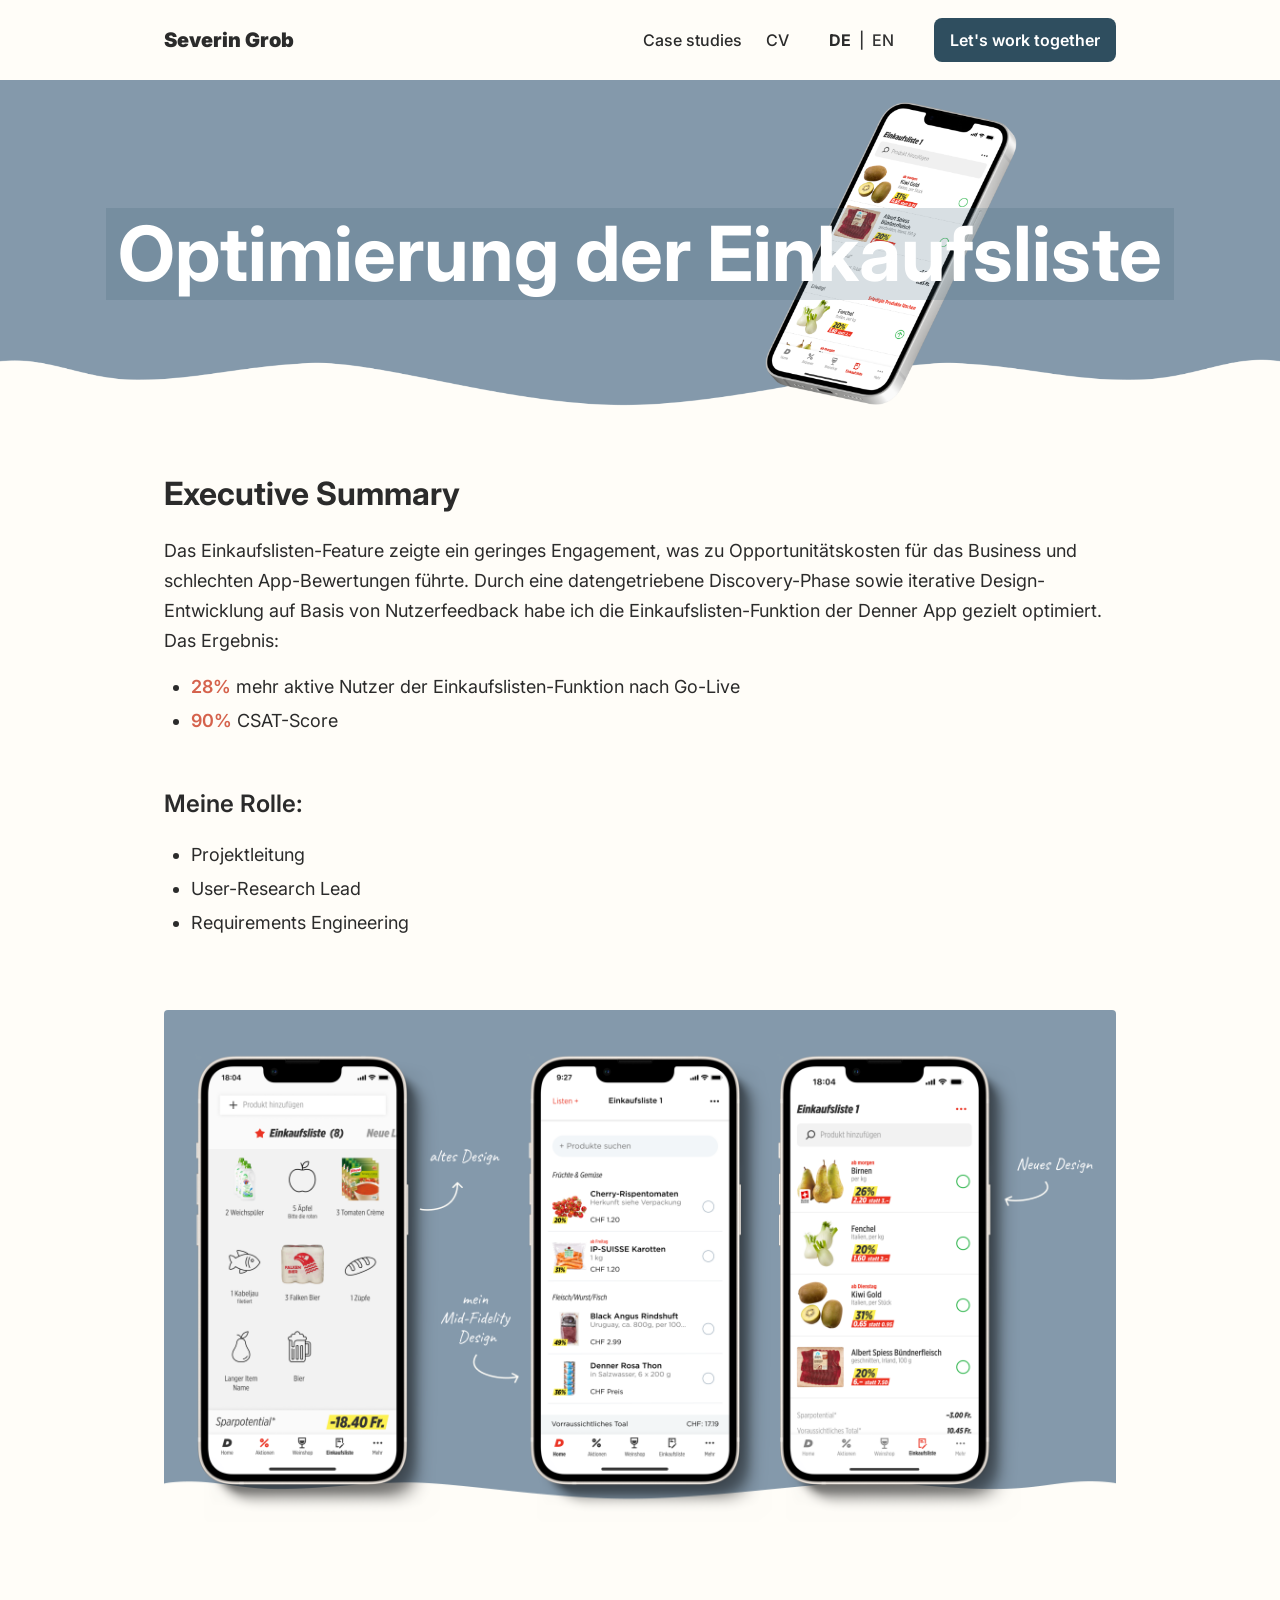
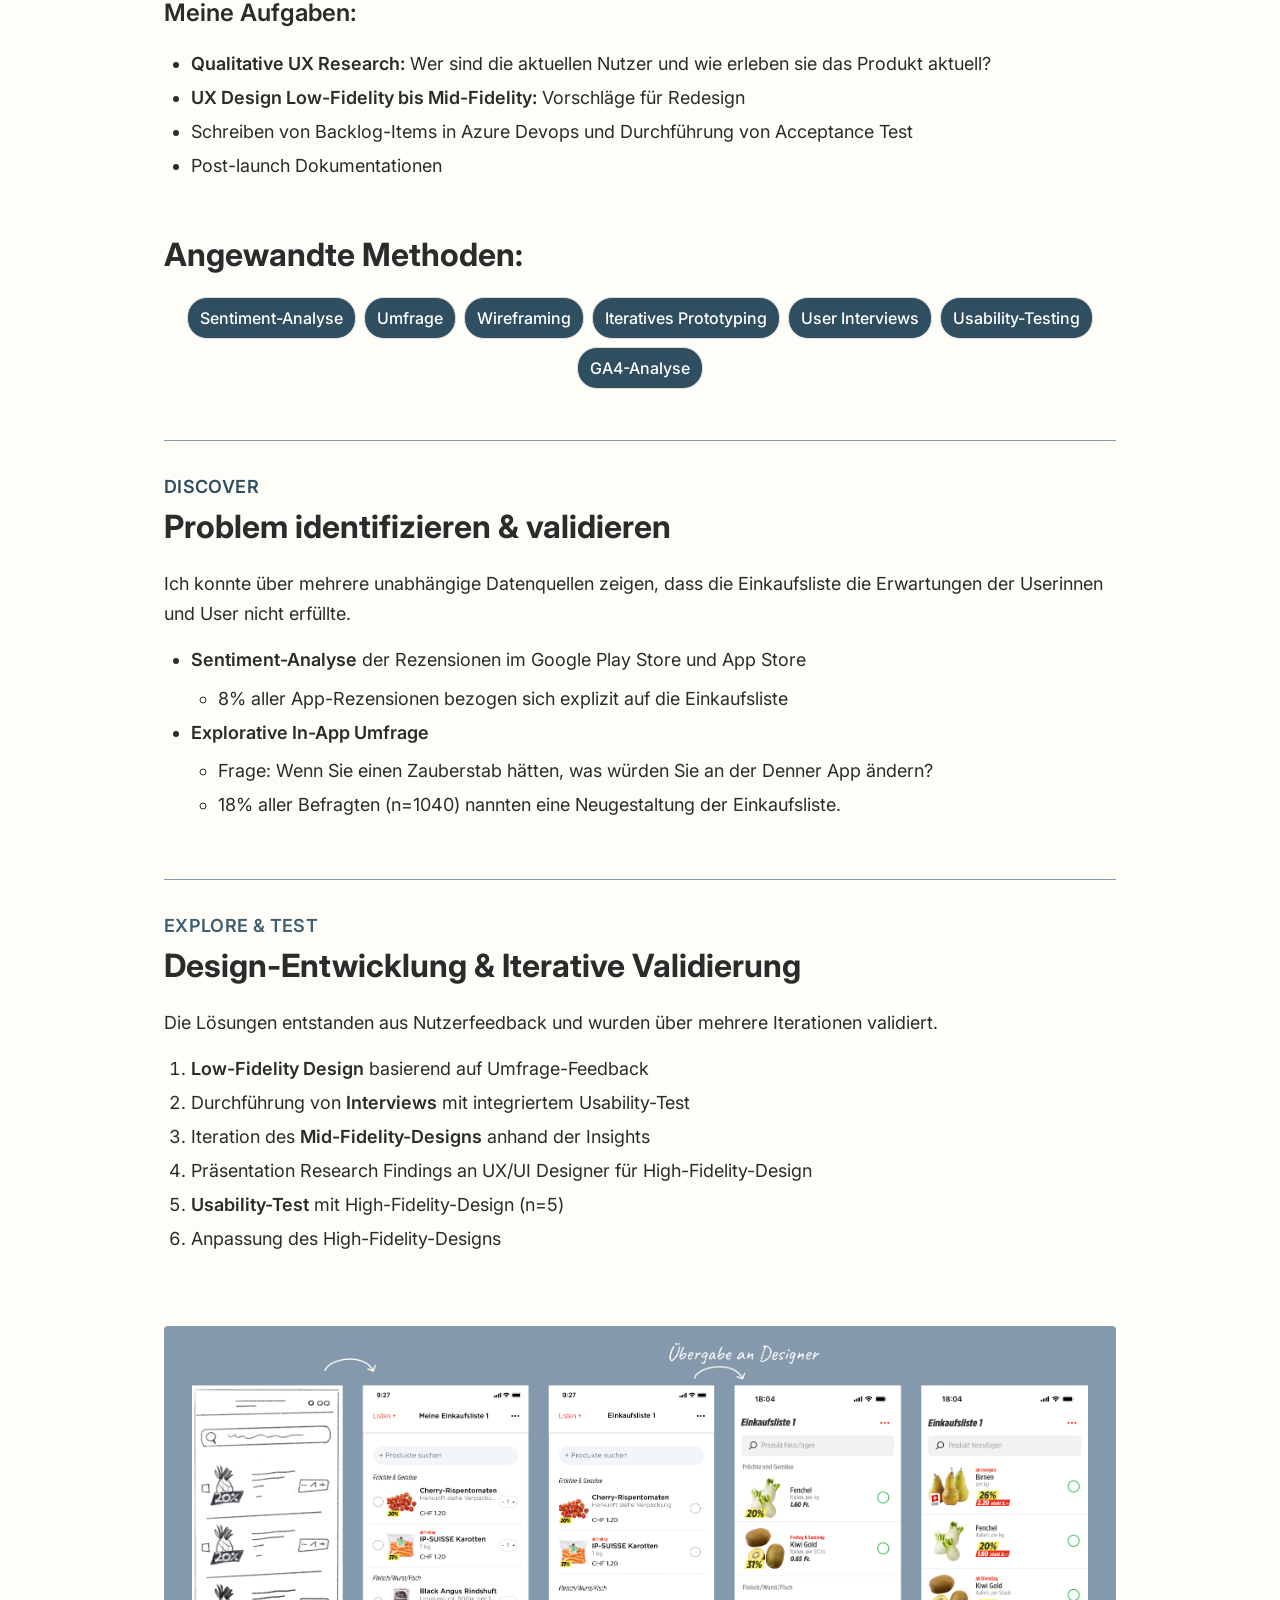
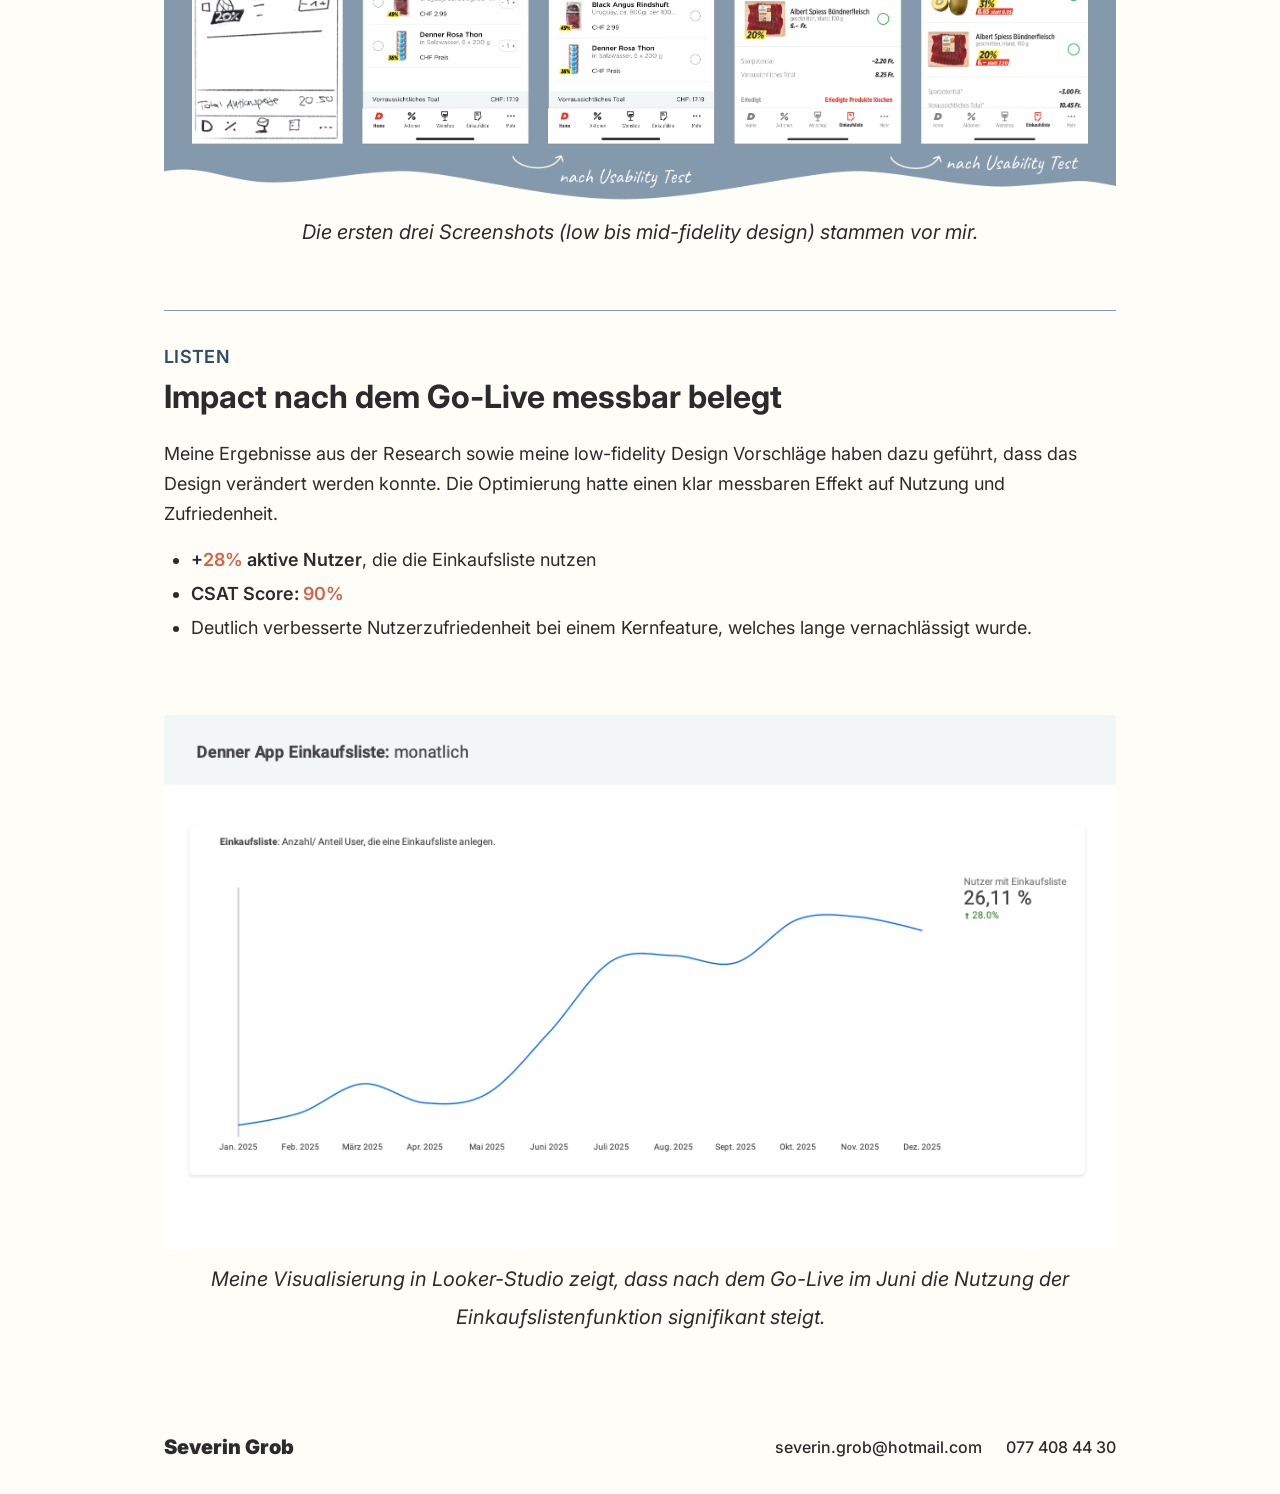
<file: site/case-studies/einkaufsliste.html>
<!DOCTYPE html>
<html lang="de">
<head>
  <meta charset="UTF-8">
  <meta name="viewport" content="width=device-width, initial-scale=1.0">
  <title>Denner App Einkaufsliste — Severin Grob</title>
  <link rel="alternate" hreflang="de" href="einkaufsliste.html">
  <link rel="alternate" hreflang="en" href="../en/case-studies/einkaufsliste.html">
  <link rel="alternate" hreflang="x-default" href="einkaufsliste.html">
  <link rel="preconnect" href="https://fonts.googleapis.com">
  <link rel="preconnect" href="https://fonts.gstatic.com" crossorigin>
  <link href="https://fonts.googleapis.com/css2?family=Inter:wght@400;500;600;700;900&display=swap" rel="stylesheet">
  <link rel="stylesheet" href="../css/base.css">
  <link rel="stylesheet" href="../css/layout.css">
  <link rel="stylesheet" href="../css/components.css">
  <link rel="stylesheet" href="../css/case-study.css">
  <link rel="stylesheet" href="../css/responsive.css">
</head>
<body>
  <header class="nav">
    <div class="container nav__inner">
      <a href="../index.html" class="nav__logo">Severin Grob</a>
      <nav class="nav__menu" aria-label="Hauptnavigation">
        <div class="nav__links">
          <a href="../index.html#case-studies">Case studies</a>
          <a href="../cv.html">CV</a>
        </div>
        <div class="nav__lang" role="group" aria-label="Sprache">
          <span class="nav__lang-link nav__lang-link--active" aria-current="page">DE</span>
          <span class="nav__lang-separator" aria-hidden="true">|</span>
          <a class="nav__lang-link" href="../en/case-studies/einkaufsliste.html" hreflang="en" lang="en">EN</a>
        </div>
        <a href="https://www.linkedin.com/in/severin-grob-9a1a15102/" class="btn btn--nav" target="_blank" rel="noopener noreferrer">Let's work together</a>
      </nav>
      <button class="nav__toggle" aria-label="Menü öffnen" aria-expanded="false" aria-controls="nav-flyout">
        <span class="nav__toggle-icon" aria-hidden="true">
          <span class="nav__toggle-line"></span>
          <span class="nav__toggle-line"></span>
          <span class="nav__toggle-line"></span>
        </span>
      </button>
    </div>
  </header>

  <nav id="nav-flyout" class="nav__flyout" aria-label="Mobile Navigation">
    <div class="nav__flyout-lang" role="group" aria-label="Sprache">
      <span class="nav__flyout-lang-link nav__flyout-lang-link--active" aria-current="page">DE</span>
      <span class="nav__flyout-lang-separator" aria-hidden="true">|</span>
      <a class="nav__flyout-lang-link" href="../en/case-studies/einkaufsliste.html" hreflang="en" lang="en">EN</a>
    </div>
    <a class="nav__flyout-item" href="einkaufsliste.html">Case Study: Einkaufsliste</a>
    <a class="nav__flyout-item" href="uebersichtlichkeit.html">Case Study: App Übersicht</a>
    <a class="nav__flyout-item" href="wunddokumentation.html">Case Study: 3D-Scan App</a>
    <a class="nav__flyout-item" href="weinkonsum.html">Case Study: Weinkonsum</a>
    <a class="nav__flyout-item" href="../cv.html">CV</a>
    <div class="nav__flyout-cta">
      <a href="https://www.linkedin.com/in/severin-grob-9a1a15102/" class="btn" target="_blank" rel="noopener noreferrer">Let's work together</a>
    </div>
  </nav>

  <main>
    <section class="case-hero case-hero--panel case-hero--einkaufsliste">
      <img class="case-hero__bg case-hero__bg--desktop" src="../assets/images/hero-einkaufsliste-desktop.png" alt="">
      <img class="case-hero__bg case-hero__bg--mobile" src="../assets/images/hero-einkaufsliste-mobile.jpg" alt="">
      <div class="case-hero__title-panel">
        <h1 class="case-hero__title">Optimierung der Einkaufs&shy;liste</h1>
      </div>
    </section>

    <div class="container content-section">
      <h2>Executive Summary</h2>
      <div class="text-block">
        <p>Das Einkaufslisten-Feature zeigte ein geringes Engagement, was zu Opportunitätskosten für das Business und schlechten App-Bewertungen führte. Durch eine datengetriebene Discovery-Phase sowie iterative Design-Entwicklung auf Basis von Nutzerfeedback habe ich die Einkaufslisten-Funktion der Denner App gezielt optimiert. Das Ergebnis:</p>
        <ul>
          <li><strong class="highlight">28%</strong> mehr aktive Nutzer der Einkaufslisten-Funktion nach Go-Live</li>
          <li><strong class="highlight">90%</strong> CSAT-Score</li>
        </ul>
      </div>

      <div class="text-block">
        <p class="role-title">Meine Rolle:</p>
        <ul>
          <li>Projektleitung</li>
          <li>User-Research Lead</li>
          <li>Requirements Engineering</li>
        </ul>
      </div>

      <figure class="image-block image-block--desktop-only">
        <img src="../assets/images/einkaufsliste-1.jpg" alt="Vergleich altes Design und Design-Vorschlag">
      </figure>

      <div class="carousel carousel--mobile-only" aria-label="Design-Vergleich">
        <div class="carousel__track">
          <div class="carousel__slide">
            <img src="../assets/images/carousel/eink-1-alte.jpg" alt="Alte Einkaufsliste">
            <p class="carousel__caption">Alte Einkaufsliste</p>
          </div>
          <div class="carousel__slide">
            <img src="../assets/images/carousel/eink-1-mid.jpg" alt="Mein Mid-Fidelity Design">
            <p class="carousel__caption">Mein Mid-Fidelity Design</p>
          </div>
          <div class="carousel__slide">
            <img src="../assets/images/carousel/eink-1-neu.jpg" alt="Neues Design der Einkaufsliste">
            <p class="carousel__caption">Neues Design der Einkaufsliste</p>
          </div>
        </div>
      </div>

      <div class="text-block">
        <p class="role-title">Meine Aufgaben:</p>
        <ul>
          <li><strong>Qualitative UX Research:</strong> Wer sind die aktuellen Nutzer und wie erleben sie das Produkt aktuell?</li>
          <li><strong>UX Design Low-Fidelity bis Mid-Fidelity:</strong> Vorschläge für Redesign</li>
          <li>Schreiben von Backlog-Items in Azure Devops und Durchführung von Acceptance Test</li>
          <li>Post-launch Dokumentationen</li>
        </ul>
      </div>

      <h2>Angewandte Methoden:</h2>
      <div class="chips">
        <span class="chip">Sentiment-Analyse</span>
        <span class="chip">Umfrage</span>
        <span class="chip">Wireframing</span>
        <span class="chip">Iteratives Prototyping</span>
        <span class="chip">User Interviews</span>
        <span class="chip">Usability-Testing</span>
        <span class="chip">GA4-Analyse</span>
      </div>

      <hr class="divider">

      <h3 class="subtitle">DISCOVER</h3>
      <h2>Problem identifizieren &amp; validieren</h2>
      <div class="text-block">
        <p>Ich konnte über mehrere unabhängige Datenquellen zeigen, dass die Einkaufsliste die Erwartungen der Userinnen und User nicht erfüllte.</p>
        <ul>
          <li><strong>Sentiment-Analyse</strong> der Rezensionen im Google Play Store und App Store
            <ul><li>8% aller App-Rezensionen bezogen sich explizit auf die Einkaufsliste</li></ul>
          </li>
          <li><strong>Explorative In-App Umfrage</strong>
            <ul>
              <li>Frage: Wenn Sie einen Zauberstab hätten, was würden Sie an der Denner App ändern?</li>
              <li>18% aller Befragten (n=1040) nannten eine Neugestaltung der Einkaufsliste.</li>
            </ul>
          </li>
        </ul>
      </div>

      <hr class="divider">

      <h3 class="subtitle subtitle--alt">EXPLORE &amp; TEST</h3>
      <h2>Design-Entwicklung &amp; Iterative Validierung</h2>
      <div class="text-block">
        <p>Die Lösungen entstanden aus Nutzerfeedback und wurden über mehrere Iterationen validiert.</p>
        <ol>
          <li><strong>Low-Fidelity Design</strong> basierend auf Umfrage-Feedback</li>
          <li>Durchführung von <strong>Interviews</strong> mit integriertem Usability-Test</li>
          <li>Iteration des <strong>Mid-Fidelity-Designs</strong> anhand der Insights</li>
          <li>Präsentation Research Findings an UX/UI Designer für High-Fidelity-Design</li>
          <li><strong>Usability-Test</strong> mit High-Fidelity-Design (n=5)</li>
          <li>Anpassung des High-Fidelity-Designs</li>
        </ol>
      </div>

      <figure class="image-block image-block--desktop-only">
        <img src="../assets/images/einkaufsliste-2.jpg" alt="Design-Iterationen von Low- bis High-Fidelity">
        <figcaption>Die ersten drei Screenshots (low bis mid-fidelity design) stammen vor mir.</figcaption>
      </figure>

      <div class="carousel carousel--mobile-only" aria-label="Design-Iterationen">
        <div class="carousel__track">
          <div class="carousel__slide">
            <img src="../assets/images/carousel/eink-2-skizze.jpg" alt="Low-Fidelity Skizze von mir">
            <p class="carousel__caption">Low-Fidelity Skizze von mir</p>
          </div>
          <div class="carousel__slide">
            <img src="../assets/images/carousel/eink-2-mid.jpg" alt="Erstes Mid-Fidelity Design von mir">
            <p class="carousel__caption">Erstes Mid-Fidelity Design von mir</p>
          </div>
          <div class="carousel__slide">
            <img src="../assets/images/carousel/eink-2-neu-1.jpg" alt="zweites Mid-Fidelity Design von mir">
            <p class="carousel__caption">zweites Mid-Fidelity Design von mir</p>
          </div>
          <div class="carousel__slide">
            <img src="../assets/images/carousel/eink-2-neu-2.jpg" alt="Erstes Design nach Übergabe">
            <p class="carousel__caption">Erstes Design nach Übergabe</p>
          </div>
          <div class="carousel__slide">
            <img src="../assets/images/carousel/eink-2-neu-3.jpg" alt="Zweites Design nach Übergabe">
            <p class="carousel__caption">Zweites Design nach Übergabe</p>
          </div>
        </div>
      </div>

      <hr class="divider">

      <h3 class="subtitle">LISTEN</h3>
      <h2>Impact nach dem Go-Live messbar belegt</h2>
      <div class="text-block">
        <p>Meine Ergebnisse aus der Research sowie meine low-fidelity Design Vorschläge haben dazu geführt, dass das Design verändert werden konnte. Die Optimierung hatte einen klar messbaren Effekt auf Nutzung und Zufriedenheit.</p>
        <ul>
          <li><strong>+<span class="highlight">28%</span> aktive Nutzer</strong>, die die Einkaufsliste nutzen</li>
          <li><strong>CSAT Score: <span class="highlight">90%</span></strong></li>
          <li>Deutlich verbesserte Nutzerzufriedenheit bei einem Kernfeature, welches lange vernachlässigt wurde.</li>
        </ul>
      </div>

      <figure class="image-block">
        <img src="../assets/images/einkaufsliste-3.jpg" alt="Looker Studio Nutzungsstatistik">
        <figcaption>Meine Visualisierung in Looker-Studio zeigt, dass nach dem Go-Live im Juni die Nutzung der Einkaufslistenfunktion signifikant steigt.</figcaption>
      </figure>
    </div>
  </main>

  <footer class="footer">
    <div class="container footer__inner">
      <span class="footer__name">Severin Grob</span>
      <div class="footer__contact">
        <a href="mailto:severin.grob@hotmail.com">severin.grob@hotmail.com</a>
        <a href="tel:+41774084430">077 408 44 30</a>
      </div>
    </div>
  </footer>

  <script src="../js/nav.js"></script>
  <script src="../js/carousel.js"></script>
</body>
</html>
</file>
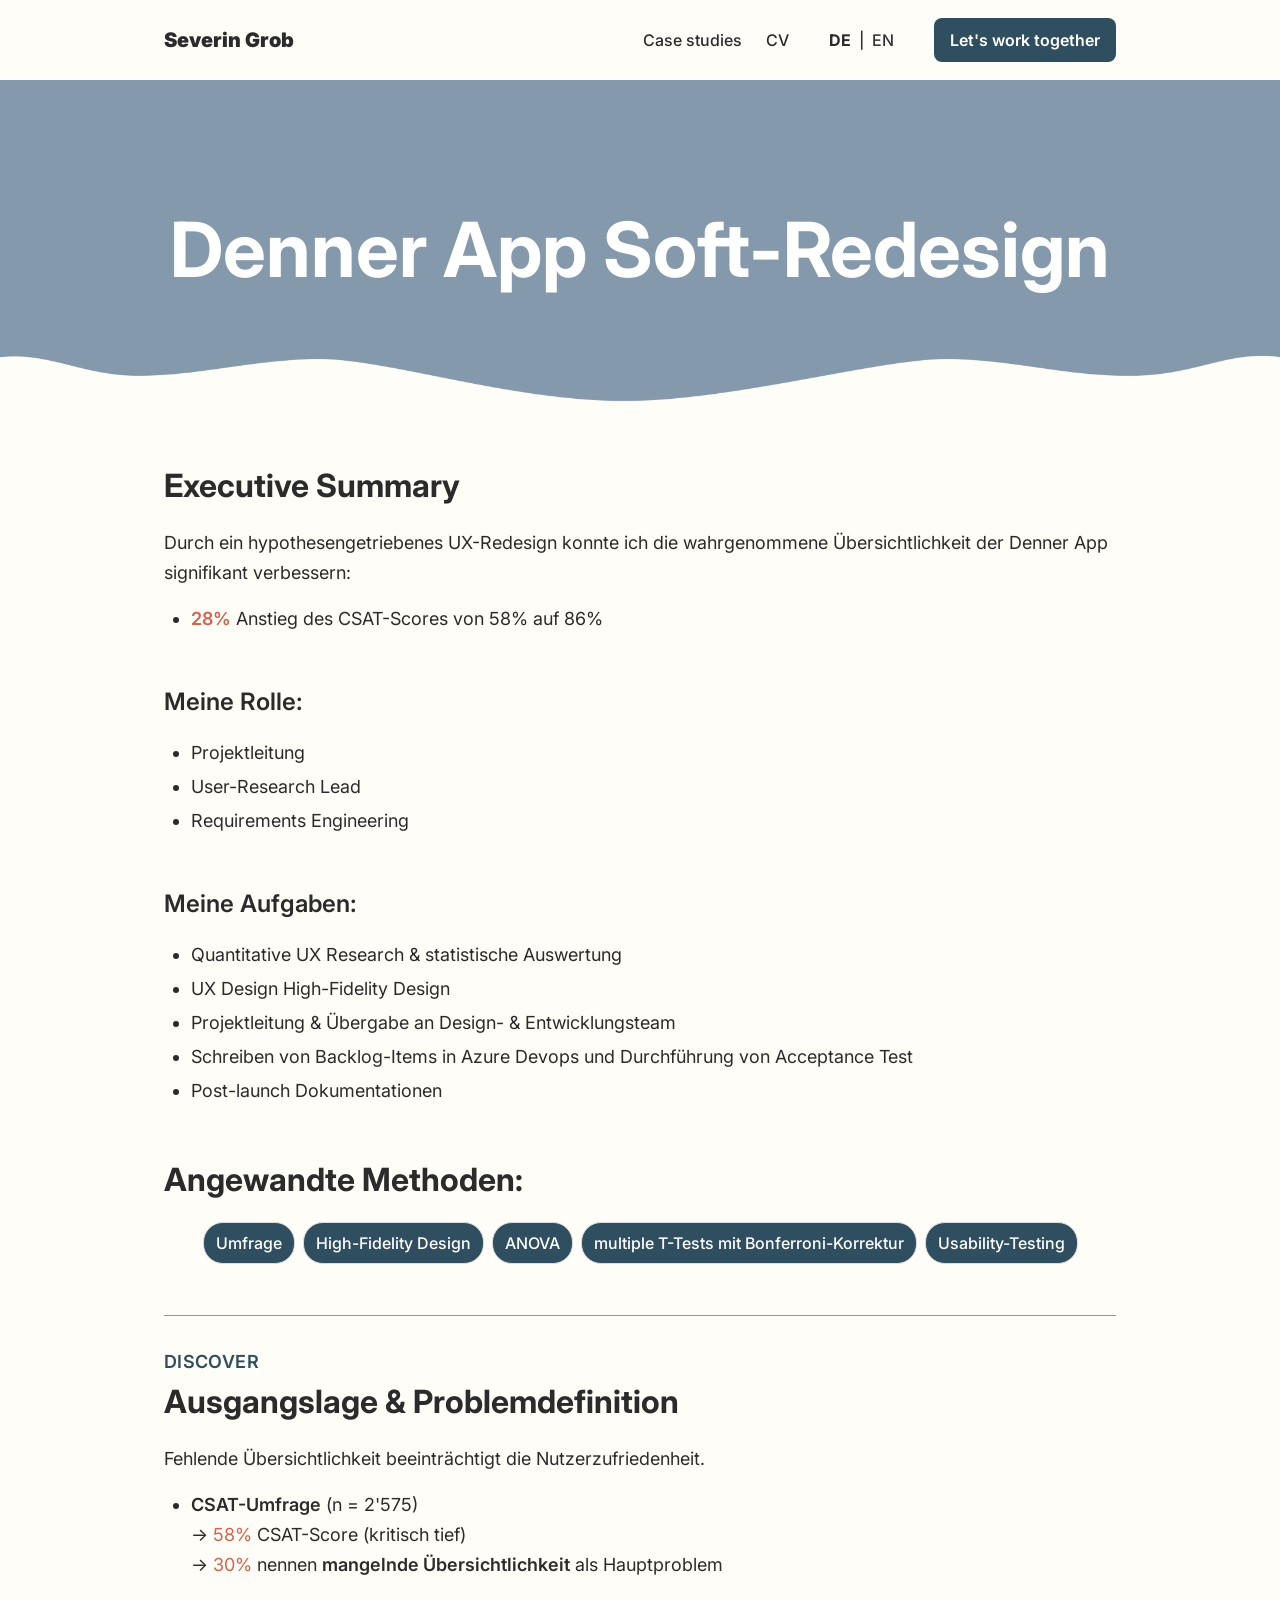
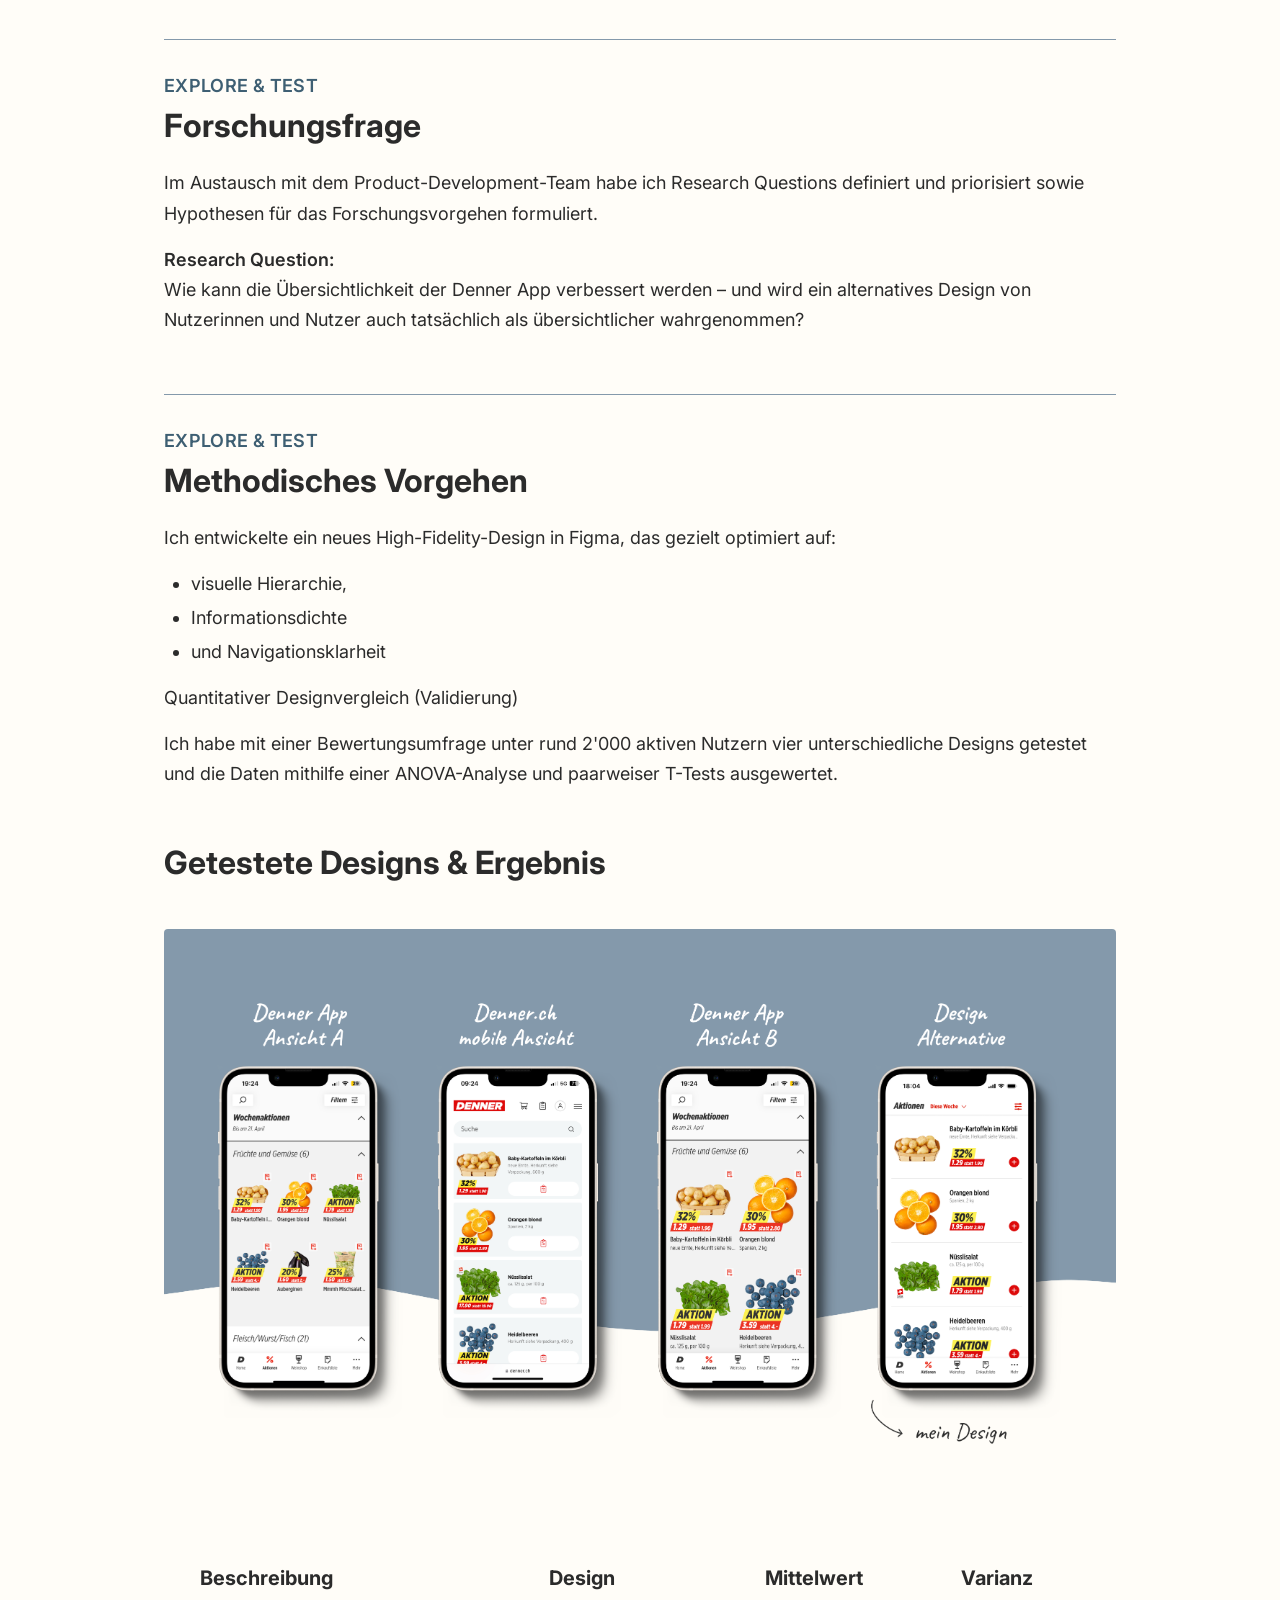
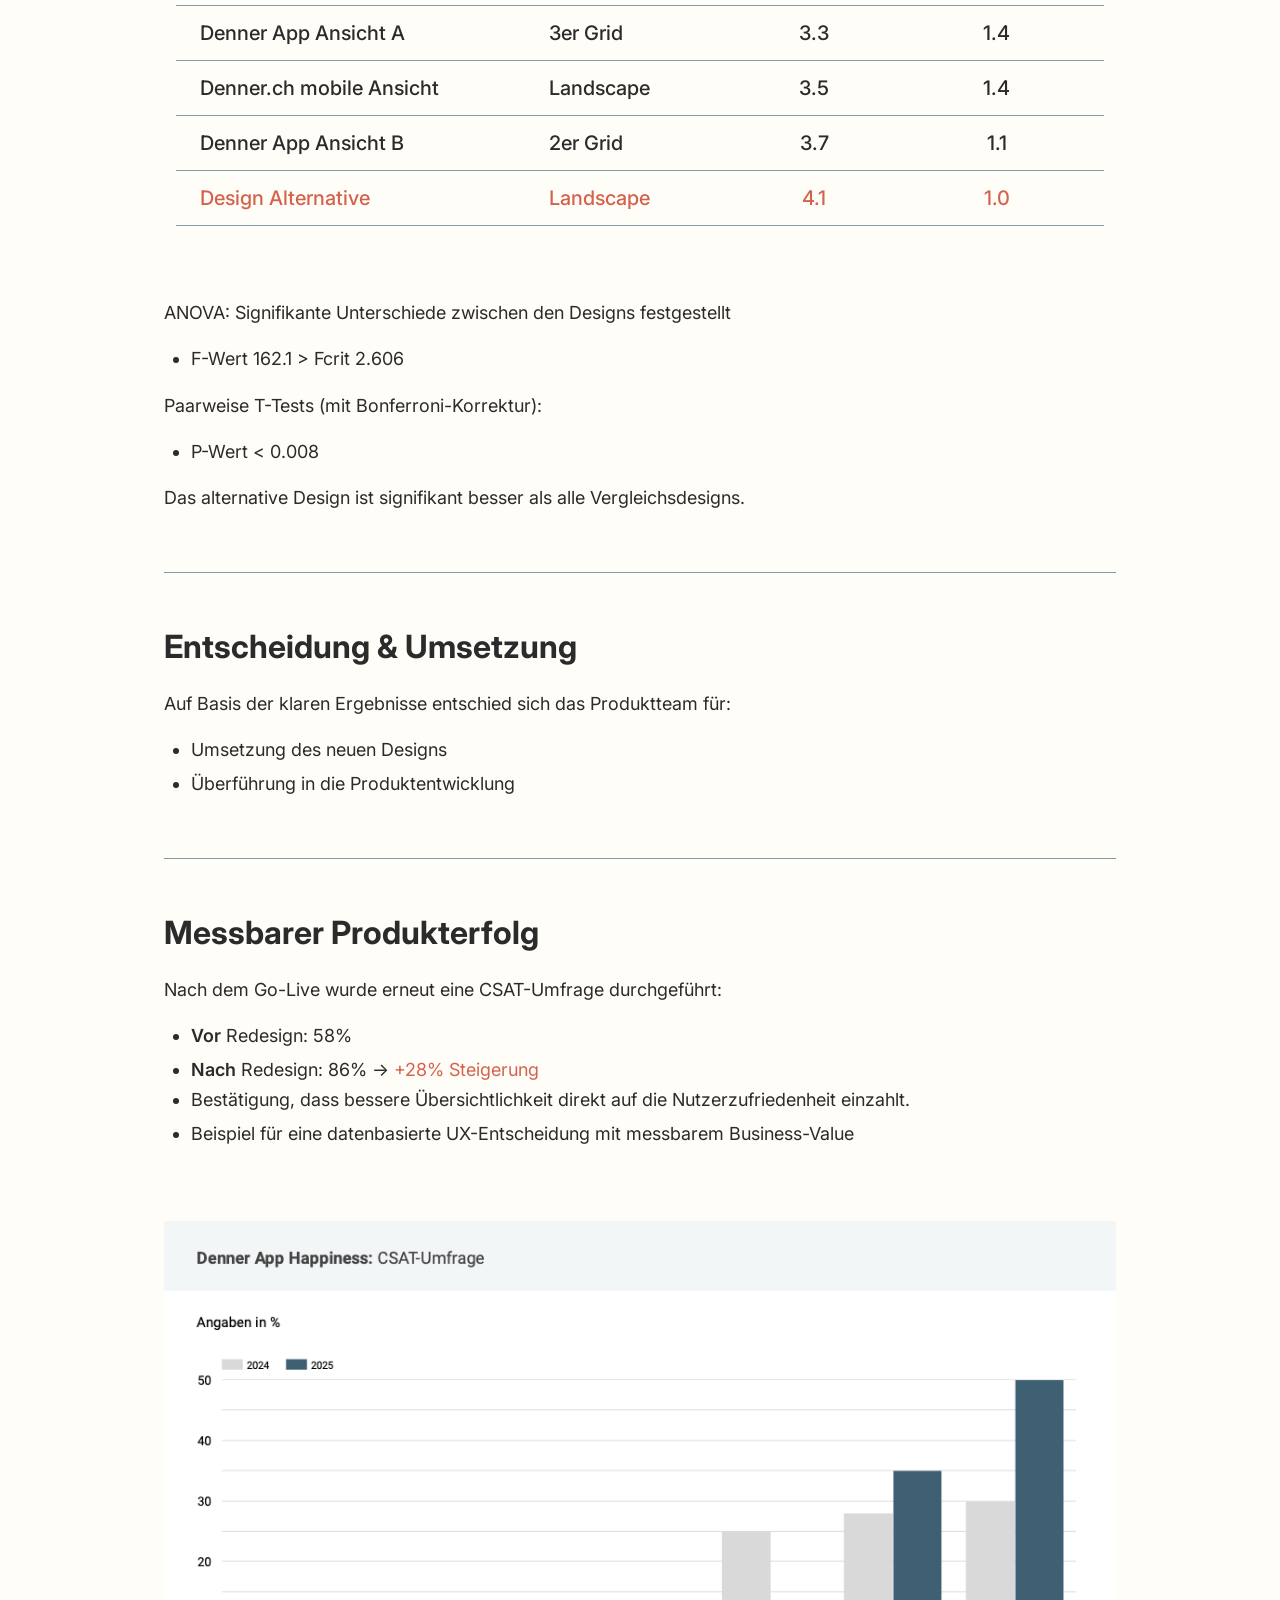
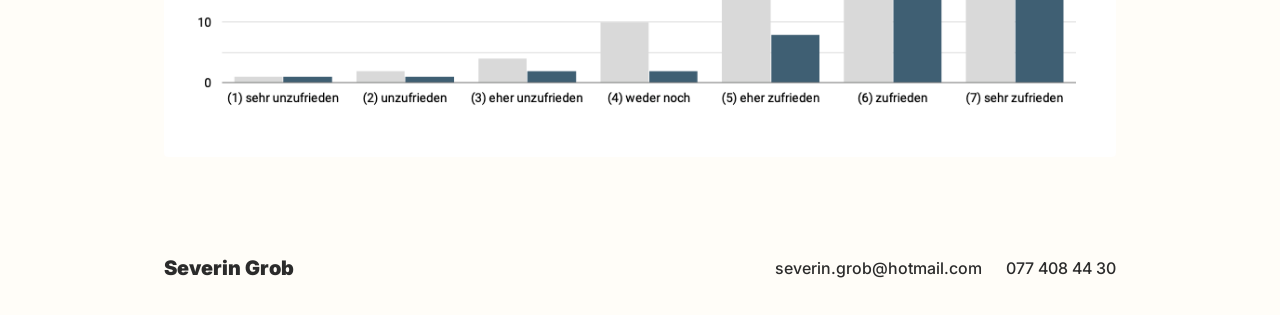
<file: site/case-studies/uebersichtlichkeit.html>
<!DOCTYPE html>
<html lang="de">
<head>
  <meta charset="UTF-8">
  <meta name="viewport" content="width=device-width, initial-scale=1.0">
  <title>Denner App Soft-Redesign — Severin Grob</title>
  <link rel="alternate" hreflang="de" href="uebersichtlichkeit.html">
  <link rel="alternate" hreflang="en" href="../en/case-studies/uebersichtlichkeit.html">
  <link rel="alternate" hreflang="x-default" href="uebersichtlichkeit.html">
  <link rel="preconnect" href="https://fonts.googleapis.com">
  <link rel="preconnect" href="https://fonts.gstatic.com" crossorigin>
  <link href="https://fonts.googleapis.com/css2?family=Inter:wght@400;500;600;700;900&display=swap" rel="stylesheet">
  <link rel="stylesheet" href="../css/base.css">
  <link rel="stylesheet" href="../css/layout.css">
  <link rel="stylesheet" href="../css/components.css">
  <link rel="stylesheet" href="../css/case-study.css">
  <link rel="stylesheet" href="../css/responsive.css">
</head>
<body>
  <header class="nav">
    <div class="container nav__inner">
      <a href="../index.html" class="nav__logo">Severin Grob</a>
      <nav class="nav__menu" aria-label="Hauptnavigation">
        <div class="nav__links">
          <a href="../index.html#case-studies">Case studies</a>
          <a href="../cv.html">CV</a>
        </div>
        <div class="nav__lang" role="group" aria-label="Sprache">
          <span class="nav__lang-link nav__lang-link--active" aria-current="page">DE</span>
          <span class="nav__lang-separator" aria-hidden="true">|</span>
          <a class="nav__lang-link" href="../en/case-studies/uebersichtlichkeit.html" hreflang="en" lang="en">EN</a>
        </div>
        <a href="https://www.linkedin.com/in/severin-grob-9a1a15102/" class="btn btn--nav" target="_blank" rel="noopener noreferrer">Let's work together</a>
      </nav>
      <button class="nav__toggle" aria-label="Menü öffnen" aria-expanded="false" aria-controls="nav-flyout">
        <span class="nav__toggle-icon" aria-hidden="true">
          <span class="nav__toggle-line"></span>
          <span class="nav__toggle-line"></span>
          <span class="nav__toggle-line"></span>
        </span>
      </button>
    </div>
  </header>

  <nav id="nav-flyout" class="nav__flyout" aria-label="Mobile Navigation">
    <div class="nav__flyout-lang" role="group" aria-label="Sprache">
      <span class="nav__flyout-lang-link nav__flyout-lang-link--active" aria-current="page">DE</span>
      <span class="nav__flyout-lang-separator" aria-hidden="true">|</span>
      <a class="nav__flyout-lang-link" href="../en/case-studies/uebersichtlichkeit.html" hreflang="en" lang="en">EN</a>
    </div>
    <a class="nav__flyout-item" href="einkaufsliste.html">Case Study: Einkaufsliste</a>
    <a class="nav__flyout-item" href="uebersichtlichkeit.html">Case Study: App Übersicht</a>
    <a class="nav__flyout-item" href="wunddokumentation.html">Case Study: 3D-Scan App</a>
    <a class="nav__flyout-item" href="weinkonsum.html">Case Study: Weinkonsum</a>
    <a class="nav__flyout-item" href="../cv.html">CV</a>
    <div class="nav__flyout-cta">
      <a href="https://www.linkedin.com/in/severin-grob-9a1a15102/" class="btn" target="_blank" rel="noopener noreferrer">Let's work together</a>
    </div>
  </nav>

  <main>
    <section class="case-hero">
      <img class="case-hero__bg" src="../assets/images/hero-uebersichtlichkeit.jpg" alt="">
      <h1 class="case-hero__title">Denner App Soft-Redesign</h1>
    </section>

    <div class="container content-section">
      <h2>Executive Summary</h2>
      <div class="text-block">
        <p>Durch ein hypothesengetriebenes UX-Redesign konnte ich die wahrgenommene Übersichtlichkeit der Denner App signifikant verbessern:</p>
        <ul>
          <li><strong class="highlight">28%</strong> Anstieg des CSAT-Scores von 58% auf 86%</li>
        </ul>
      </div>

      <div class="text-block">
        <p class="role-title">Meine Rolle:</p>
        <ul>
          <li>Projektleitung</li>
          <li>User-Research Lead</li>
          <li>Requirements Engineering</li>
        </ul>
      </div>

      <div class="text-block">
        <p class="role-title">Meine Aufgaben:</p>
        <ul>
          <li>Quantitative UX Research &amp; statistische Auswertung</li>
          <li>UX Design High-Fidelity Design</li>
          <li>Projektleitung &amp; Übergabe an Design- &amp; Entwicklungsteam</li>
          <li>Schreiben von Backlog-Items in Azure Devops und Durchführung von Acceptance Test</li>
          <li>Post-launch Dokumentationen</li>
        </ul>
      </div>

      <h2>Angewandte Methoden:</h2>
      <div class="chips">
        <span class="chip">Umfrage</span>
        <span class="chip">High-Fidelity Design</span>
        <span class="chip">ANOVA</span>
        <span class="chip">multiple T-Tests mit Bonferroni-Korrektur</span>
        <span class="chip">Usability-Testing</span>
      </div>

      <hr class="divider">

      <h3 class="subtitle">DISCOVER</h3>
      <h2>Ausgangslage &amp; Problemdefinition</h2>
      <div class="text-block">
        <p>Fehlende Übersichtlichkeit beeinträchtigt die Nutzerzufriedenheit.</p>
        <ul>
          <li>
            <strong>CSAT-Umfrage</strong> (n = 2'575)<br>
            → <span class="highlight">58%</span> CSAT-Score (kritisch tief)<br>
            → <span class="highlight">30%</span> nennen <strong>mangelnde Übersichtlichkeit</strong> als Hauptproblem
          </li>
        </ul>
      </div>

      <hr class="divider">

      <h3 class="subtitle subtitle--alt">EXPLORE &amp; TEST</h3>
      <h2>Forschungsfrage</h2>
      <div class="text-block">
        <p>Im Austausch mit dem Product-Development-Team habe ich Research Questions definiert und priorisiert sowie Hypothesen für das Forschungsvorgehen formuliert.</p>
        <p><strong>Research Question:</strong><br>
        Wie kann die Übersichtlichkeit der Denner App verbessert werden – und wird ein alternatives Design von Nutzerinnen und Nutzer auch tatsächlich als übersichtlicher wahrgenommen?</p>
      </div>

      <hr class="divider">

      <h3 class="subtitle subtitle--alt">EXPLORE &amp; TEST</h3>
      <h2>Methodisches Vorgehen</h2>
      <div class="text-block">
        <p>Ich entwickelte ein neues High-Fidelity-Design in Figma, das gezielt optimiert auf:</p>
        <ul>
          <li>visuelle Hierarchie,</li>
          <li>Informationsdichte</li>
          <li>und Navigationsklarheit</li>
        </ul>
        <p>Quantitativer Designvergleich (Validierung)</p>
        <p>Ich habe mit einer Bewertungsumfrage unter rund 2'000 aktiven Nutzern vier unterschiedliche Designs getestet und die Daten mithilfe einer ANOVA-Analyse und paarweiser T-Tests ausgewertet.</p>
      </div>

      <h2>Getestete Designs &amp; Ergebnis</h2>
      <figure class="image-block image-block--desktop-only">
        <img src="../assets/images/uebersichtlichkeit-1.jpg" alt="Vier getestete App-Designs im Vergleich">
      </figure>

      <div class="carousel carousel--mobile-only" aria-label="Getestete Designs">
        <div class="carousel__track">
          <div class="carousel__slide">
            <img src="../assets/images/carousel/ueber-1-ansicht-a.jpg" alt="Denner App Ansicht A">
            <p class="carousel__caption">Denner App Ansicht A</p>
          </div>
          <div class="carousel__slide">
            <img src="../assets/images/carousel/ueber-1-denner-ch.jpg" alt="Denner.ch mobile Ansicht">
            <p class="carousel__caption">Denner.ch mobile Ansicht</p>
          </div>
          <div class="carousel__slide">
            <img src="../assets/images/carousel/ueber-1-ansicht-b.jpg" alt="Denner App Ansicht B">
            <p class="carousel__caption">Denner App Ansicht B</p>
          </div>
          <div class="carousel__slide">
            <img src="../assets/images/carousel/ueber-1-alternative.jpg" alt="Meine erarbeitete Design Alternative">
            <p class="carousel__caption">Meine erarbeitete Design Alternative</p>
          </div>
        </div>
      </div>

      <div class="comparison-table">
        <div class="comparison-table__header">
          <span>Beschreibung</span>
          <span>Design</span>
          <span>Mittelwert</span>
          <span>Varianz</span>
        </div>
        <div class="comparison-table__row">
          <span>Denner App Ansicht A</span>
          <span>3er Grid</span>
          <span>3.3</span>
          <span>1.4</span>
        </div>
        <div class="comparison-table__row">
          <span>Denner.ch mobile Ansicht</span>
          <span>Landscape</span>
          <span>3.5</span>
          <span>1.4</span>
        </div>
        <div class="comparison-table__row">
          <span>Denner App Ansicht B</span>
          <span>2er Grid</span>
          <span>3.7</span>
          <span>1.1</span>
        </div>
        <div class="comparison-table__row comparison-table__row--highlight">
          <span>Design Alternative</span>
          <span>Landscape</span>
          <span>4.1</span>
          <span>1.0</span>
        </div>
      </div>

      <div class="comparison-cards">
        <article class="comparison-card">
          <h4 class="comparison-card__title">Denner App Ansicht A</h4>
          <div class="comparison-card__detail"><span>Design</span><span>3er Grid</span></div>
          <div class="comparison-card__detail"><span>Mittelwert</span><span>3.3</span></div>
          <div class="comparison-card__detail"><span>Varianz</span><span>1.4</span></div>
        </article>
        <article class="comparison-card">
          <h4 class="comparison-card__title">Denner.ch mobile Ansicht</h4>
          <div class="comparison-card__detail"><span>Design</span><span>Landscape</span></div>
          <div class="comparison-card__detail"><span>Mittelwert</span><span>3.5</span></div>
          <div class="comparison-card__detail"><span>Varianz</span><span>1.4</span></div>
        </article>
        <article class="comparison-card">
          <h4 class="comparison-card__title">Denner App Ansicht B</h4>
          <div class="comparison-card__detail"><span>Design</span><span>2er Grid</span></div>
          <div class="comparison-card__detail"><span>Mittelwert</span><span>3.7</span></div>
          <div class="comparison-card__detail"><span>Varianz</span><span>1.1</span></div>
        </article>
        <article class="comparison-card comparison-card--highlight">
          <h4 class="comparison-card__title">Design Alternative</h4>
          <div class="comparison-card__detail"><span>Design</span><span>Landscape</span></div>
          <div class="comparison-card__detail"><span>Mittelwert</span><span>4.1</span></div>
          <div class="comparison-card__detail"><span>Varianz</span><span>1.0</span></div>
        </article>
      </div>

      <div class="text-block">
        <p>ANOVA: Signifikante Unterschiede zwischen den Designs festgestellt</p>
        <ul>
          <li>F-Wert 162.1 &gt; Fcrit 2.606</li>
        </ul>
        <p>Paarweise T-Tests (mit Bonferroni-Korrektur):</p>
        <ul>
          <li>P-Wert &lt; 0.008</li>
        </ul>
        <p>Das alternative Design ist signifikant besser als alle Vergleichsdesigns.</p>
      </div>

      <hr class="divider">

      <h2>Entscheidung &amp; Umsetzung</h2>
      <div class="text-block">
        <p>Auf Basis der klaren Ergebnisse entschied sich das Produktteam für:</p>
        <ul>
          <li>Umsetzung des neuen Designs</li>
          <li>Überführung in die Produktentwicklung</li>
        </ul>
      </div>

      <hr class="divider">

      <h2>Messbarer Produkterfolg</h2>
      <div class="text-block">
        <p>Nach dem Go-Live wurde erneut eine CSAT-Umfrage durchgeführt:</p>
        <ul>
          <li><strong>Vor</strong> Redesign: 58%</li>
          <li><strong>Nach</strong> Redesign: 86% → <span class="highlight">+28% Steigerung</span></li>
        </ul>
        <ul>
          <li>Bestätigung, dass bessere Übersichtlichkeit direkt auf die Nutzerzufriedenheit einzahlt.</li>
          <li>Beispiel für eine datenbasierte UX-Entscheidung mit messbarem Business-Value</li>
        </ul>
      </div>

      <figure class="image-block">
        <img src="../assets/images/uebersichtlichkeit-2.jpg" alt="CSAT-Umfrage vor und nach Redesign">
      </figure>
    </div>
  </main>

  <footer class="footer">
    <div class="container footer__inner">
      <span class="footer__name">Severin Grob</span>
      <div class="footer__contact">
        <a href="mailto:severin.grob@hotmail.com">severin.grob@hotmail.com</a>
        <a href="tel:+41774084430">077 408 44 30</a>
      </div>
    </div>
  </footer>

  <script src="../js/nav.js"></script>
  <script src="../js/carousel.js"></script>
</body>
</html>
</file>
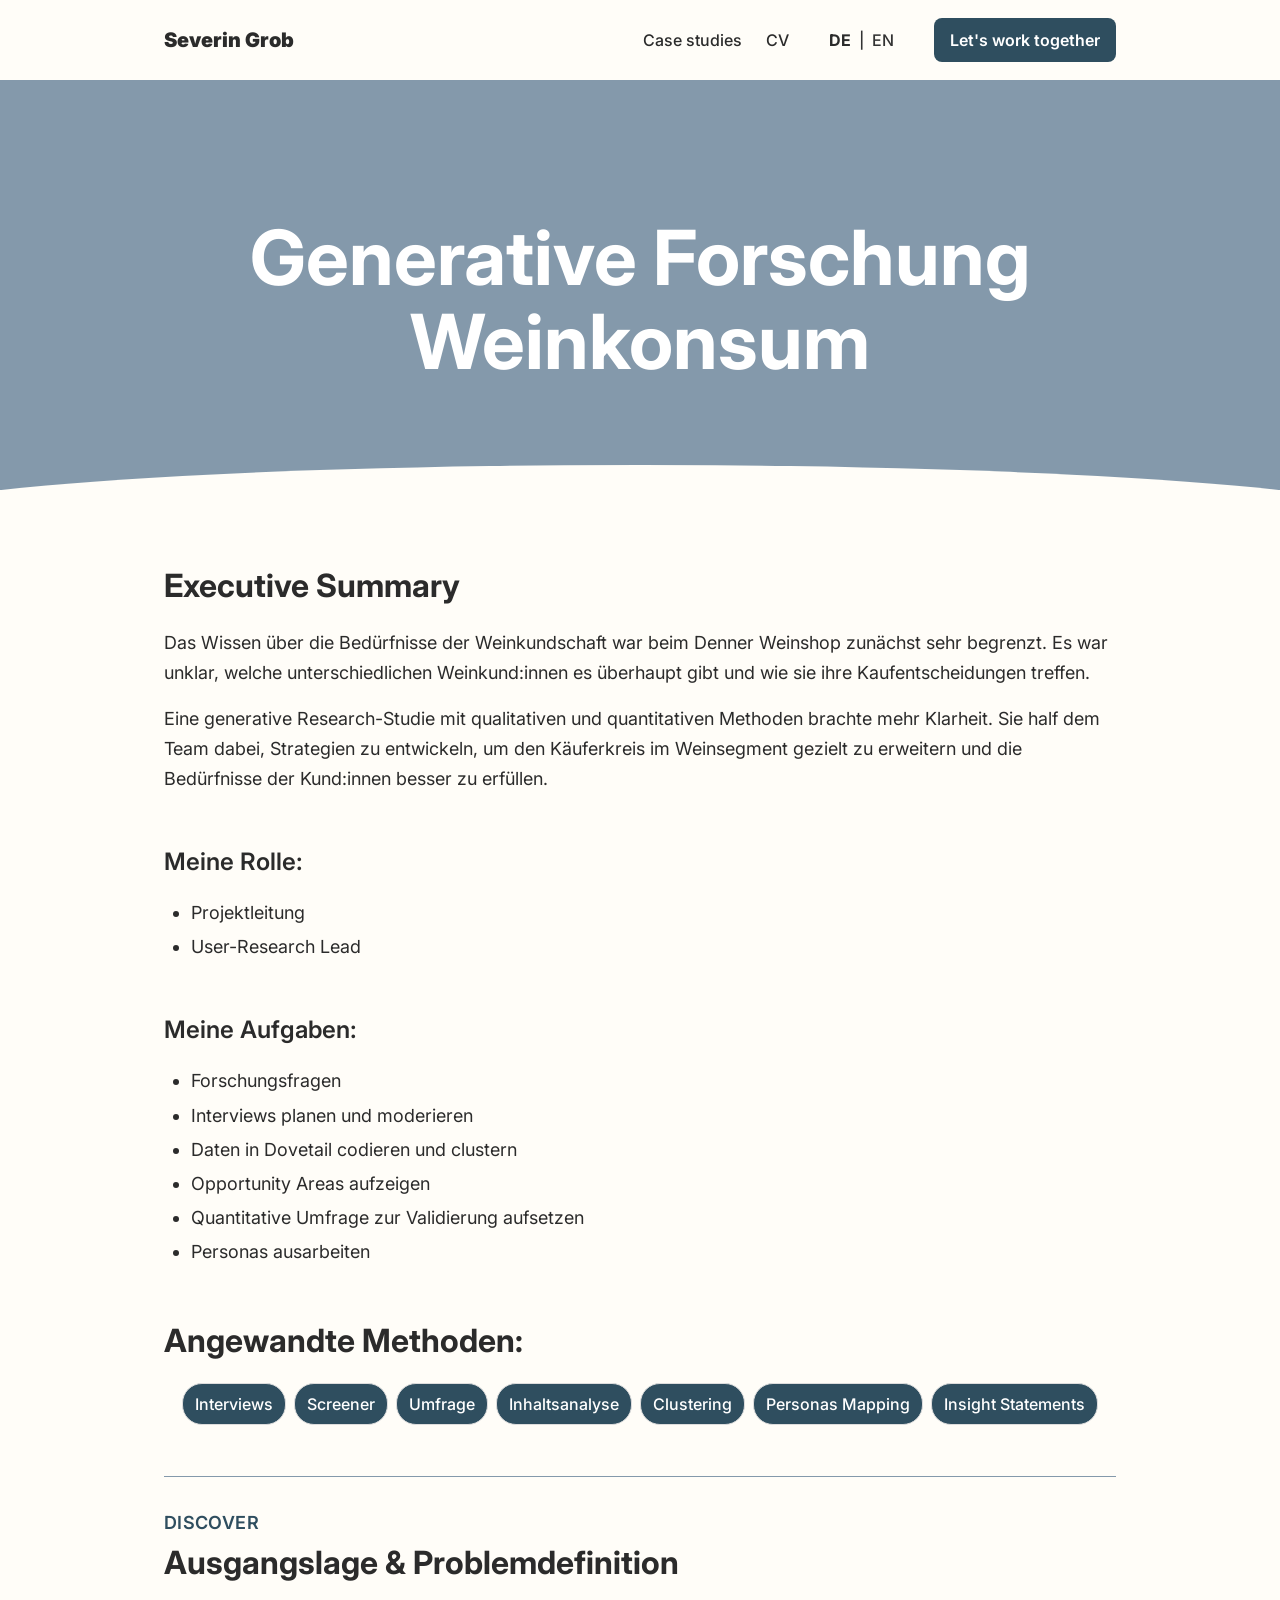
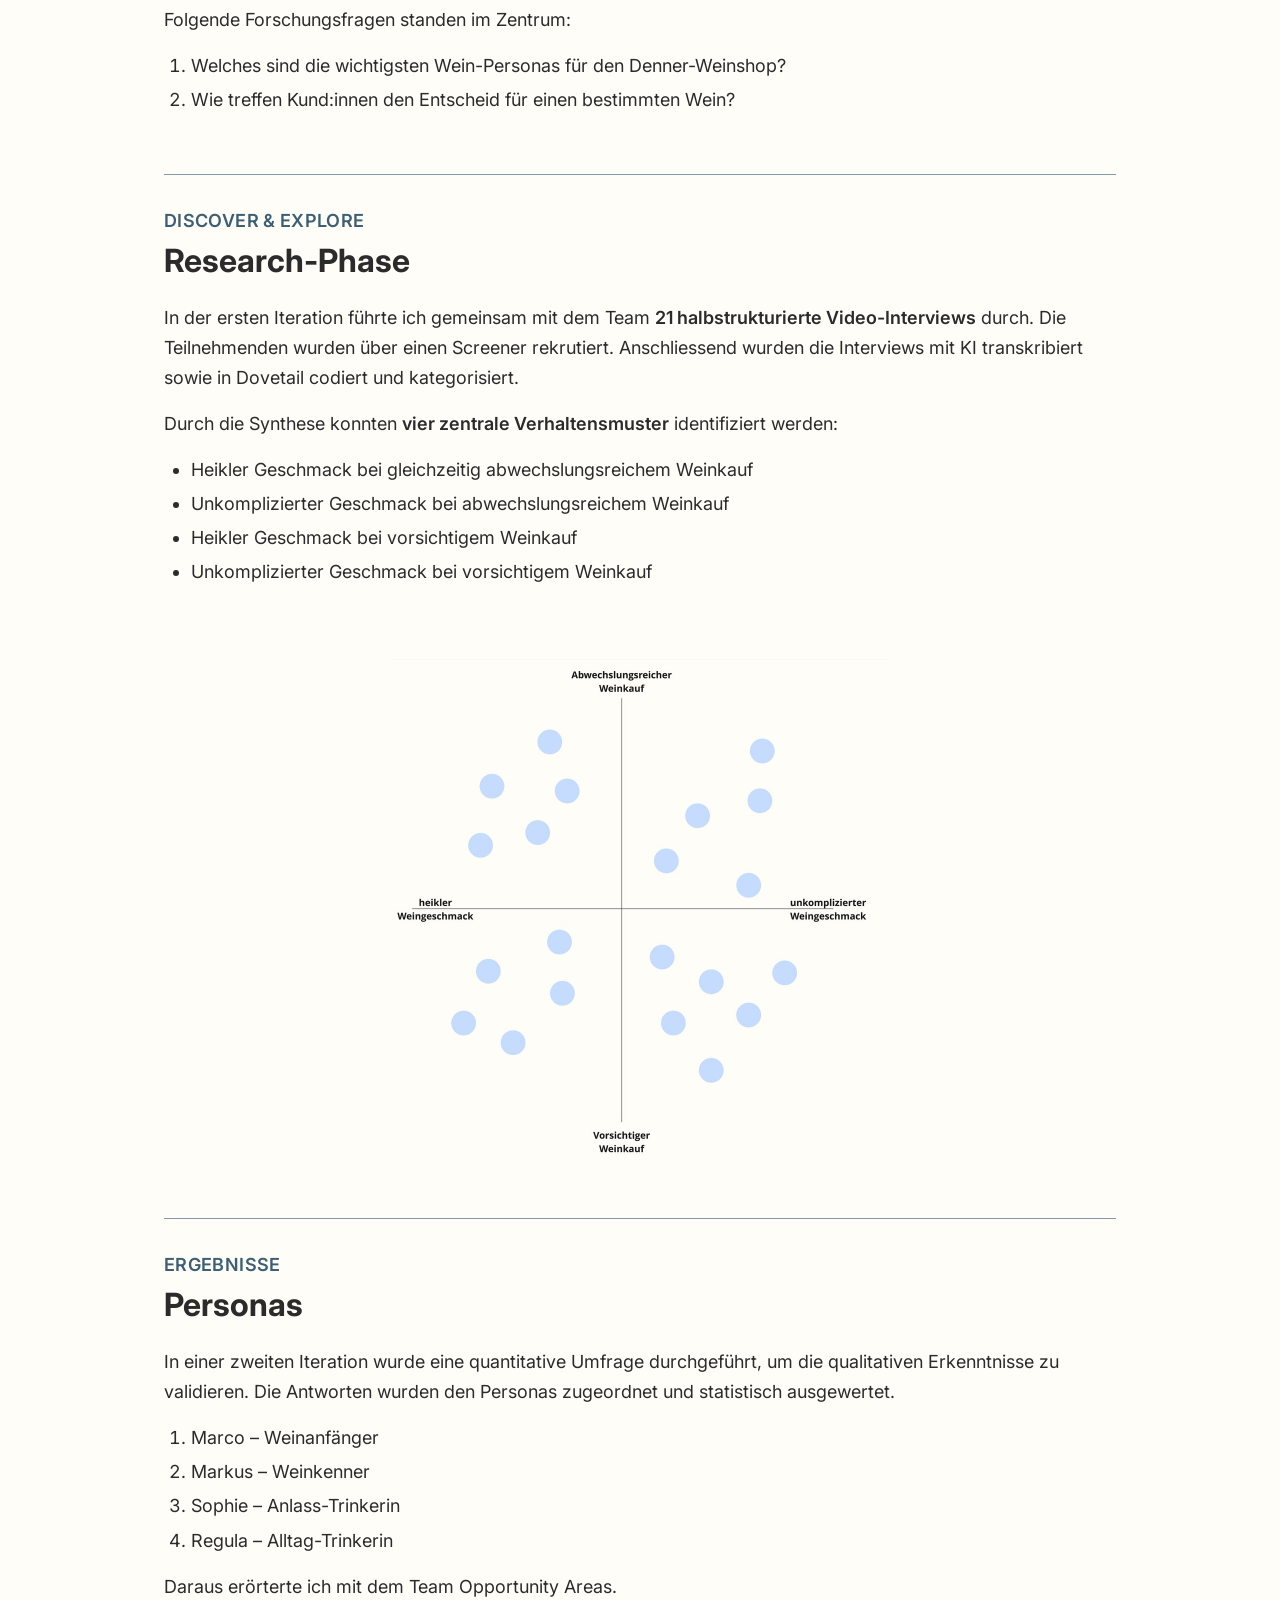
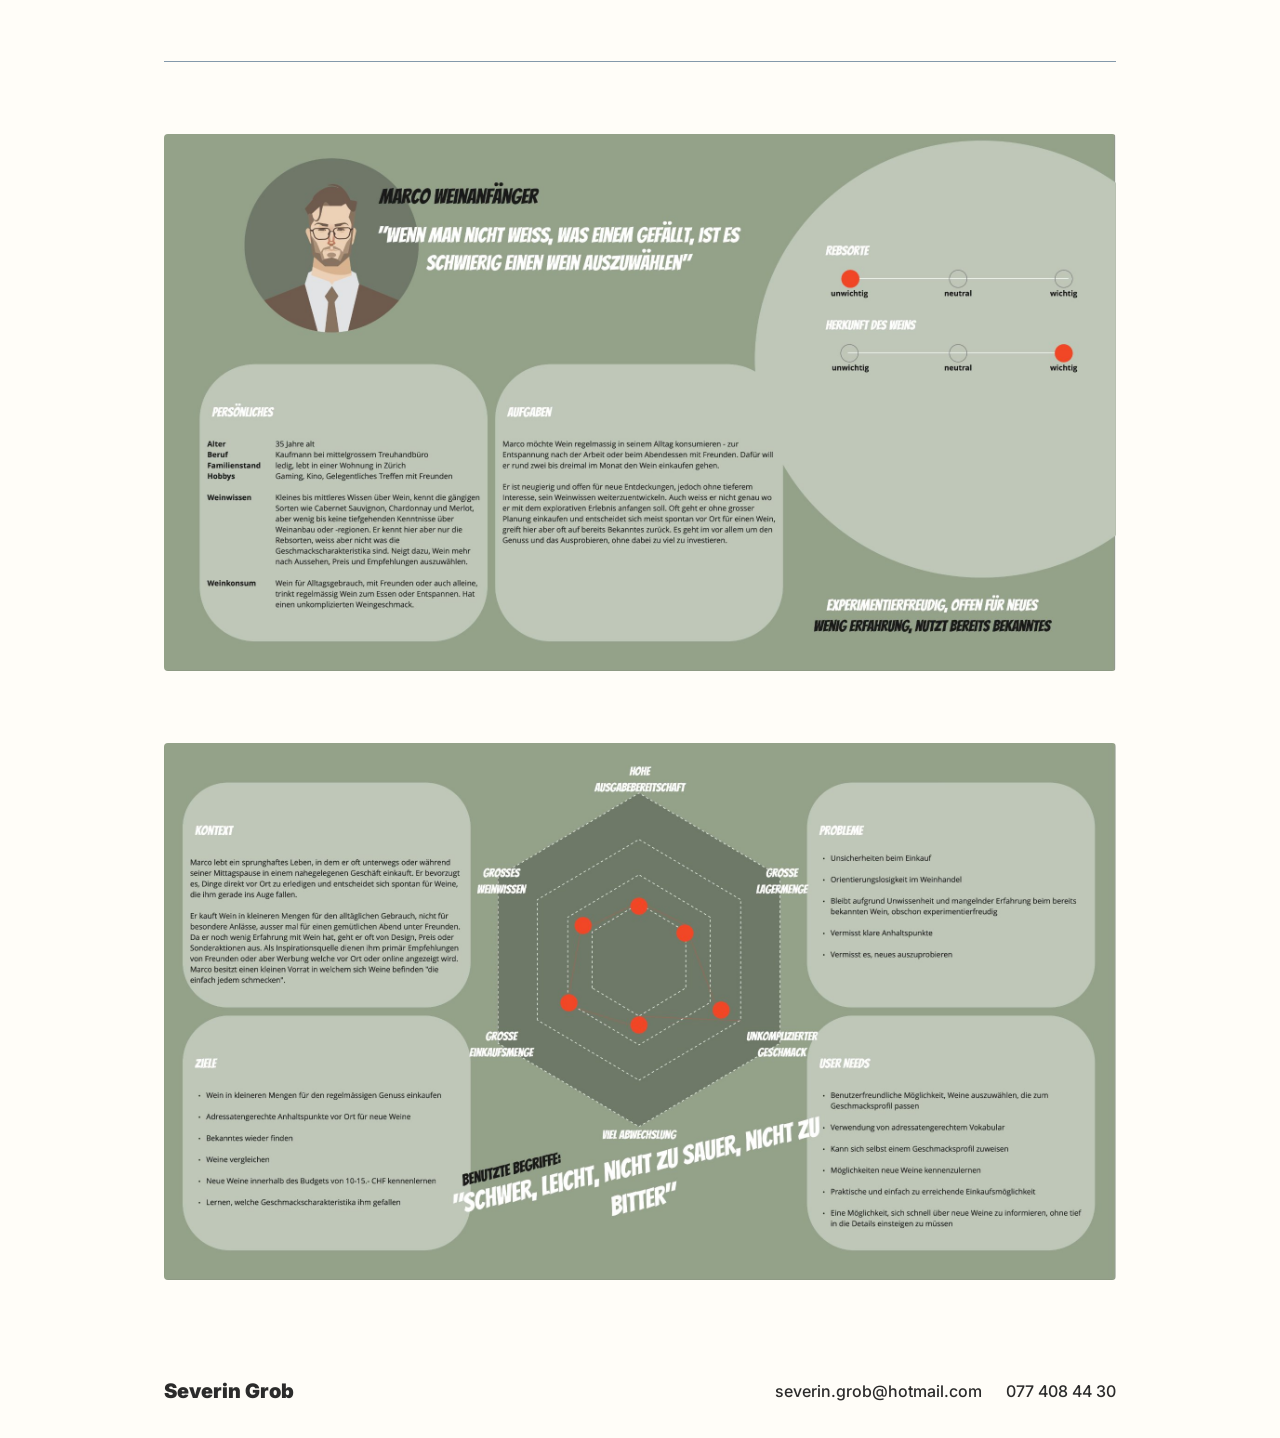
<file: site/case-studies/weinkonsum.html>
<!DOCTYPE html>
<html lang="de">
<head>
  <meta charset="UTF-8">
  <meta name="viewport" content="width=device-width, initial-scale=1.0">
  <title>Generative Forschung Weinkonsum — Severin Grob</title>
  <link rel="alternate" hreflang="de" href="weinkonsum.html">
  <link rel="alternate" hreflang="en" href="../en/case-studies/weinkonsum.html">
  <link rel="alternate" hreflang="x-default" href="weinkonsum.html">
  <link rel="preconnect" href="https://fonts.googleapis.com">
  <link rel="preconnect" href="https://fonts.gstatic.com" crossorigin>
  <link href="https://fonts.googleapis.com/css2?family=Inter:wght@400;500;600;700;900&display=swap" rel="stylesheet">
  <link rel="stylesheet" href="../css/base.css">
  <link rel="stylesheet" href="../css/layout.css">
  <link rel="stylesheet" href="../css/components.css">
  <link rel="stylesheet" href="../css/case-study.css">
  <link rel="stylesheet" href="../css/responsive.css">
</head>
<body>
  <header class="nav">
    <div class="container nav__inner">
      <a href="../index.html" class="nav__logo">Severin Grob</a>
      <nav class="nav__menu" aria-label="Hauptnavigation">
        <div class="nav__links">
          <a href="../index.html#case-studies">Case studies</a>
          <a href="../cv.html">CV</a>
        </div>
        <div class="nav__lang" role="group" aria-label="Sprache">
          <span class="nav__lang-link nav__lang-link--active" aria-current="page">DE</span>
          <span class="nav__lang-separator" aria-hidden="true">|</span>
          <a class="nav__lang-link" href="../en/case-studies/weinkonsum.html" hreflang="en" lang="en">EN</a>
        </div>
        <a href="https://www.linkedin.com/in/severin-grob-9a1a15102/" class="btn btn--nav" target="_blank" rel="noopener noreferrer">Let's work together</a>
      </nav>
      <button class="nav__toggle" aria-label="Menü öffnen" aria-expanded="false" aria-controls="nav-flyout">
        <span class="nav__toggle-icon" aria-hidden="true">
          <span class="nav__toggle-line"></span>
          <span class="nav__toggle-line"></span>
          <span class="nav__toggle-line"></span>
        </span>
      </button>
    </div>
  </header>

  <nav id="nav-flyout" class="nav__flyout" aria-label="Mobile Navigation">
    <div class="nav__flyout-lang" role="group" aria-label="Sprache">
      <span class="nav__flyout-lang-link nav__flyout-lang-link--active" aria-current="page">DE</span>
      <span class="nav__flyout-lang-separator" aria-hidden="true">|</span>
      <a class="nav__flyout-lang-link" href="../en/case-studies/weinkonsum.html" hreflang="en" lang="en">EN</a>
    </div>
    <a class="nav__flyout-item" href="einkaufsliste.html">Case Study: Einkaufsliste</a>
    <a class="nav__flyout-item" href="uebersichtlichkeit.html">Case Study: App Übersicht</a>
    <a class="nav__flyout-item" href="wunddokumentation.html">Case Study: 3D-Scan App</a>
    <a class="nav__flyout-item" href="weinkonsum.html">Case Study: Weinkonsum</a>
    <a class="nav__flyout-item" href="../cv.html">CV</a>
    <div class="nav__flyout-cta">
      <a href="https://www.linkedin.com/in/severin-grob-9a1a15102/" class="btn" target="_blank" rel="noopener noreferrer">Let's work together</a>
    </div>
  </nav>

  <main>
    <section class="case-hero case-hero--panel case-hero--weinkonsum">
      <div class="case-hero__title-panel">
        <h1 class="case-hero__title">Generative Forschung Weinkonsum</h1>
      </div>
    </section>

    <div class="container content-section">
      <h2>Executive Summary</h2>
      <div class="text-block">
        <p>Das Wissen über die Bedürfnisse der Weinkundschaft war beim Denner Weinshop zunächst sehr begrenzt. Es war unklar, welche unterschiedlichen Weinkund:innen es überhaupt gibt und wie sie ihre Kaufentscheidungen treffen.</p>
        <p>Eine generative Research-Studie mit qualitativen und quantitativen Methoden brachte mehr Klarheit. Sie half dem Team dabei, Strategien zu entwickeln, um den Käuferkreis im Weinsegment gezielt zu erweitern und die Bedürfnisse der Kund:innen besser zu erfüllen.</p>
      </div>

      <div class="text-block">
        <p class="role-title">Meine Rolle:</p>
        <ul>
          <li>Projektleitung</li>
          <li>User-Research Lead</li>
        </ul>
      </div>

      <div class="text-block">
        <p class="role-title">Meine Aufgaben:</p>
        <ul>
          <li>Forschungsfragen</li>
          <li>Interviews planen und moderieren</li>
          <li>Daten in Dovetail codieren und clustern</li>
          <li>Opportunity Areas aufzeigen</li>
          <li>Quantitative Umfrage zur Validierung aufsetzen</li>
          <li>Personas ausarbeiten</li>
        </ul>
      </div>

      <h2>Angewandte Methoden:</h2>
      <div class="chips">
        <span class="chip">Interviews</span>
        <span class="chip">Screener</span>
        <span class="chip">Umfrage</span>
        <span class="chip">Inhaltsanalyse</span>
        <span class="chip">Clustering</span>
        <span class="chip">Personas Mapping</span>
        <span class="chip">Insight Statements</span>
      </div>

      <hr class="divider">

      <h3 class="subtitle">DISCOVER</h3>
      <h2>Ausgangslage &amp; Problemdefinition</h2>
      <div class="text-block">
        <p>Folgende Forschungsfragen standen im Zentrum:</p>
        <ol>
          <li>Welches sind die wichtigsten Wein-Personas für den Denner-Weinshop?</li>
          <li>Wie treffen Kund:innen den Entscheid für einen bestimmten Wein?</li>
        </ol>
      </div>

      <hr class="divider">

      <h3 class="subtitle subtitle--alt">Discover &amp; Explore</h3>
      <h2>Research-Phase</h2>
      <div class="text-block">
        <p>In der ersten Iteration führte ich gemeinsam mit dem Team <strong>21 halbstrukturierte Video-Interviews</strong> durch. Die Teilnehmenden wurden über einen Screener rekrutiert. Anschliessend wurden die Interviews mit KI transkribiert sowie in Dovetail codiert und kategorisiert.</p>
        <p>Durch die Synthese konnten <strong>vier zentrale Verhaltensmuster</strong> identifiziert werden:</p>
        <ul>
          <li>Heikler Geschmack bei gleichzeitig abwechslungsreichem Weinkauf</li>
          <li>Unkomplizierter Geschmack bei abwechslungsreichem Weinkauf</li>
          <li>Heikler Geschmack bei vorsichtigem Weinkauf</li>
          <li>Unkomplizierter Geschmack bei vorsichtigem Weinkauf</li>
        </ul>
      </div>

      <figure class="image-block image-block--narrow">
        <img src="../assets/images/weinkonsum-1-verhaltensmuster.jpg" alt="Matrix der vier Verhaltensmuster beim Weinkauf">
      </figure>

      <hr class="divider">

      <h3 class="subtitle subtitle--alt">Ergebnisse</h3>
      <h2>Personas</h2>
      <div class="text-block">
        <p>In einer zweiten Iteration wurde eine quantitative Umfrage durchgeführt, um die qualitativen Erkenntnisse zu validieren. Die Antworten wurden den Personas zugeordnet und statistisch ausgewertet.</p>
        <ol>
          <li>Marco – Weinanfänger</li>
          <li>Markus – Weinkenner</li>
          <li>Sophie – Anlass-Trinkerin</li>
          <li>Regula – Alltag-Trinkerin</li>
        </ol>
        <p>Daraus erörterte ich mit dem Team Opportunity Areas.</p>
      </div>

      <hr class="divider">

      <figure class="image-block">
        <img src="../assets/images/weinkonsum-2-persona-1.jpg" alt="Persona Marco Weinanfänger: Persönliches, Aufgaben und Bewertung von Rebsorte und Herkunft">
      </figure>

      <figure class="image-block">
        <img src="../assets/images/weinkonsum-3-persona-2.jpg" alt="Persona Marco Weinanfänger: Kontext, Probleme, Ziele, User Needs und Merkmals-Diagramm">
      </figure>
    </div>
  </main>

  <footer class="footer">
    <div class="container footer__inner">
      <span class="footer__name">Severin Grob</span>
      <div class="footer__contact">
        <a href="mailto:severin.grob@hotmail.com">severin.grob@hotmail.com</a>
        <a href="tel:+41774084430">077 408 44 30</a>
      </div>
    </div>
  </footer>

  <script src="../js/nav.js"></script>
</body>
</html>
</file>
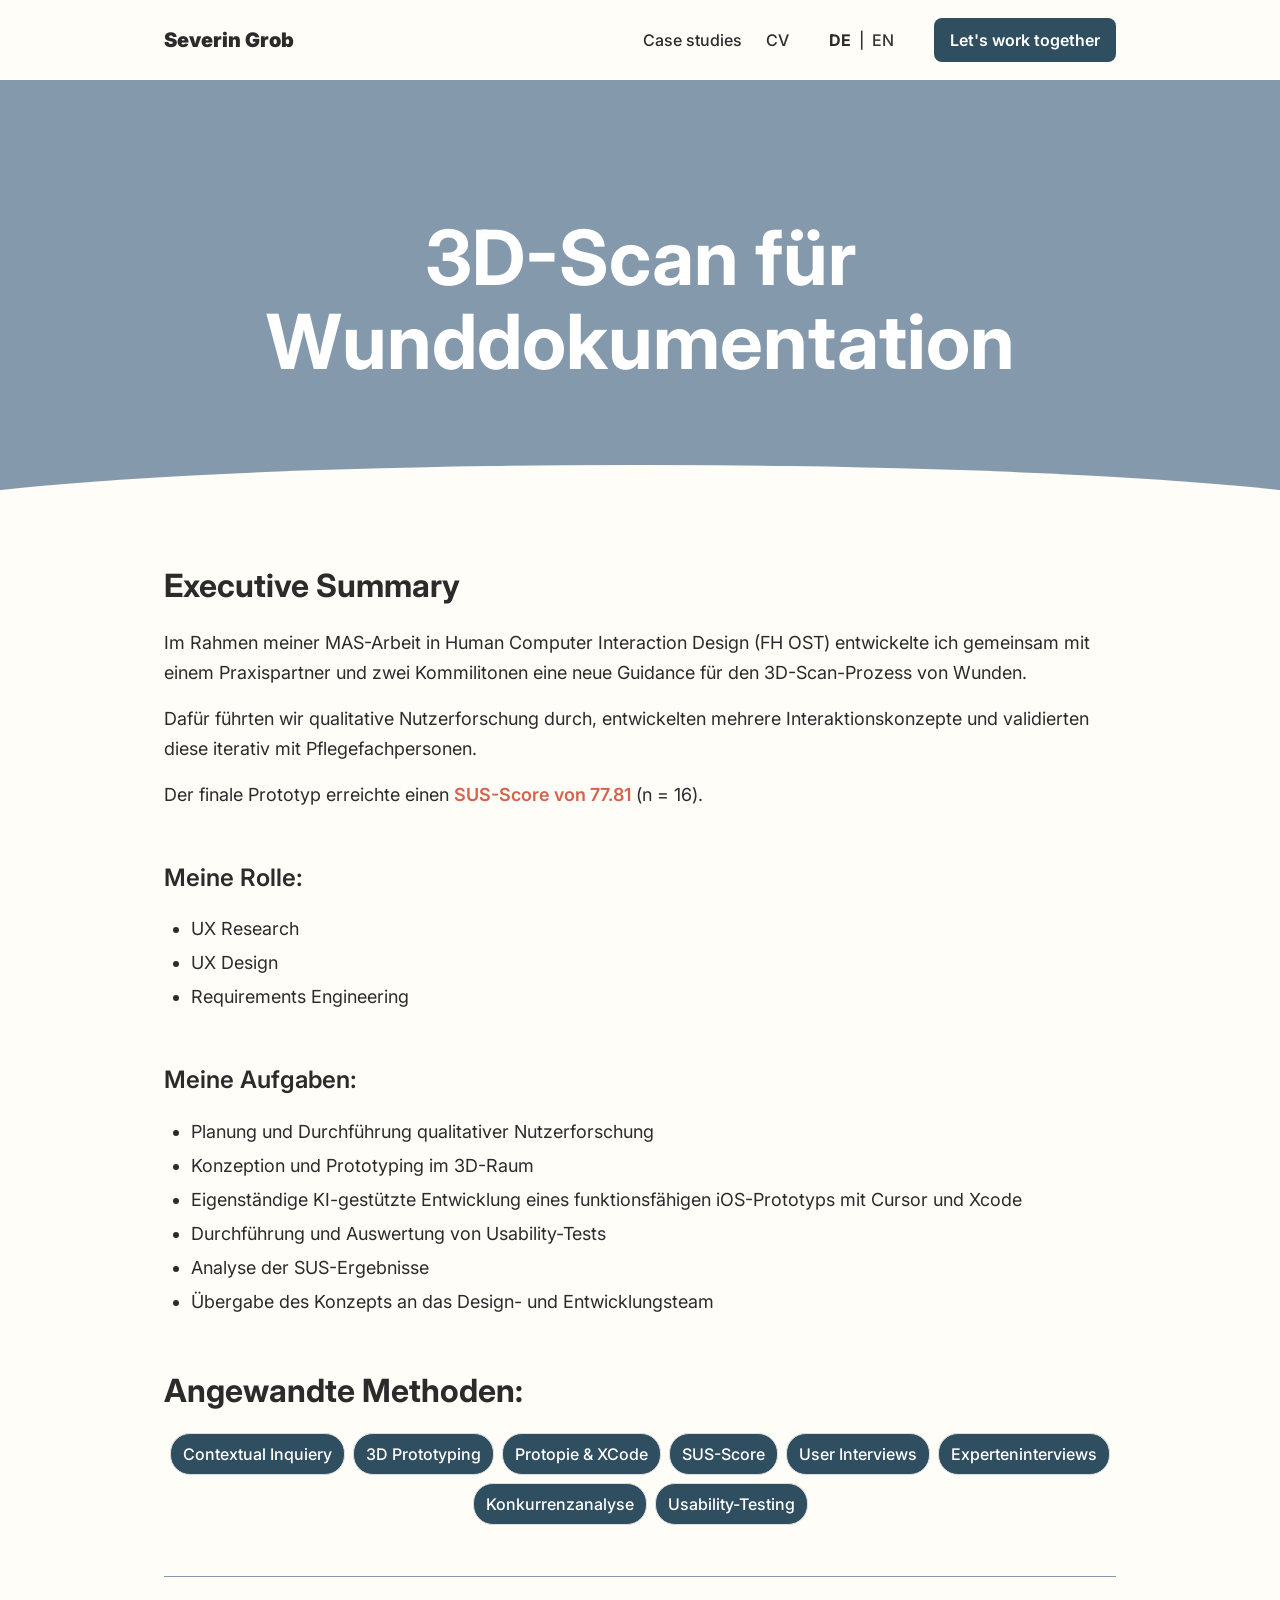
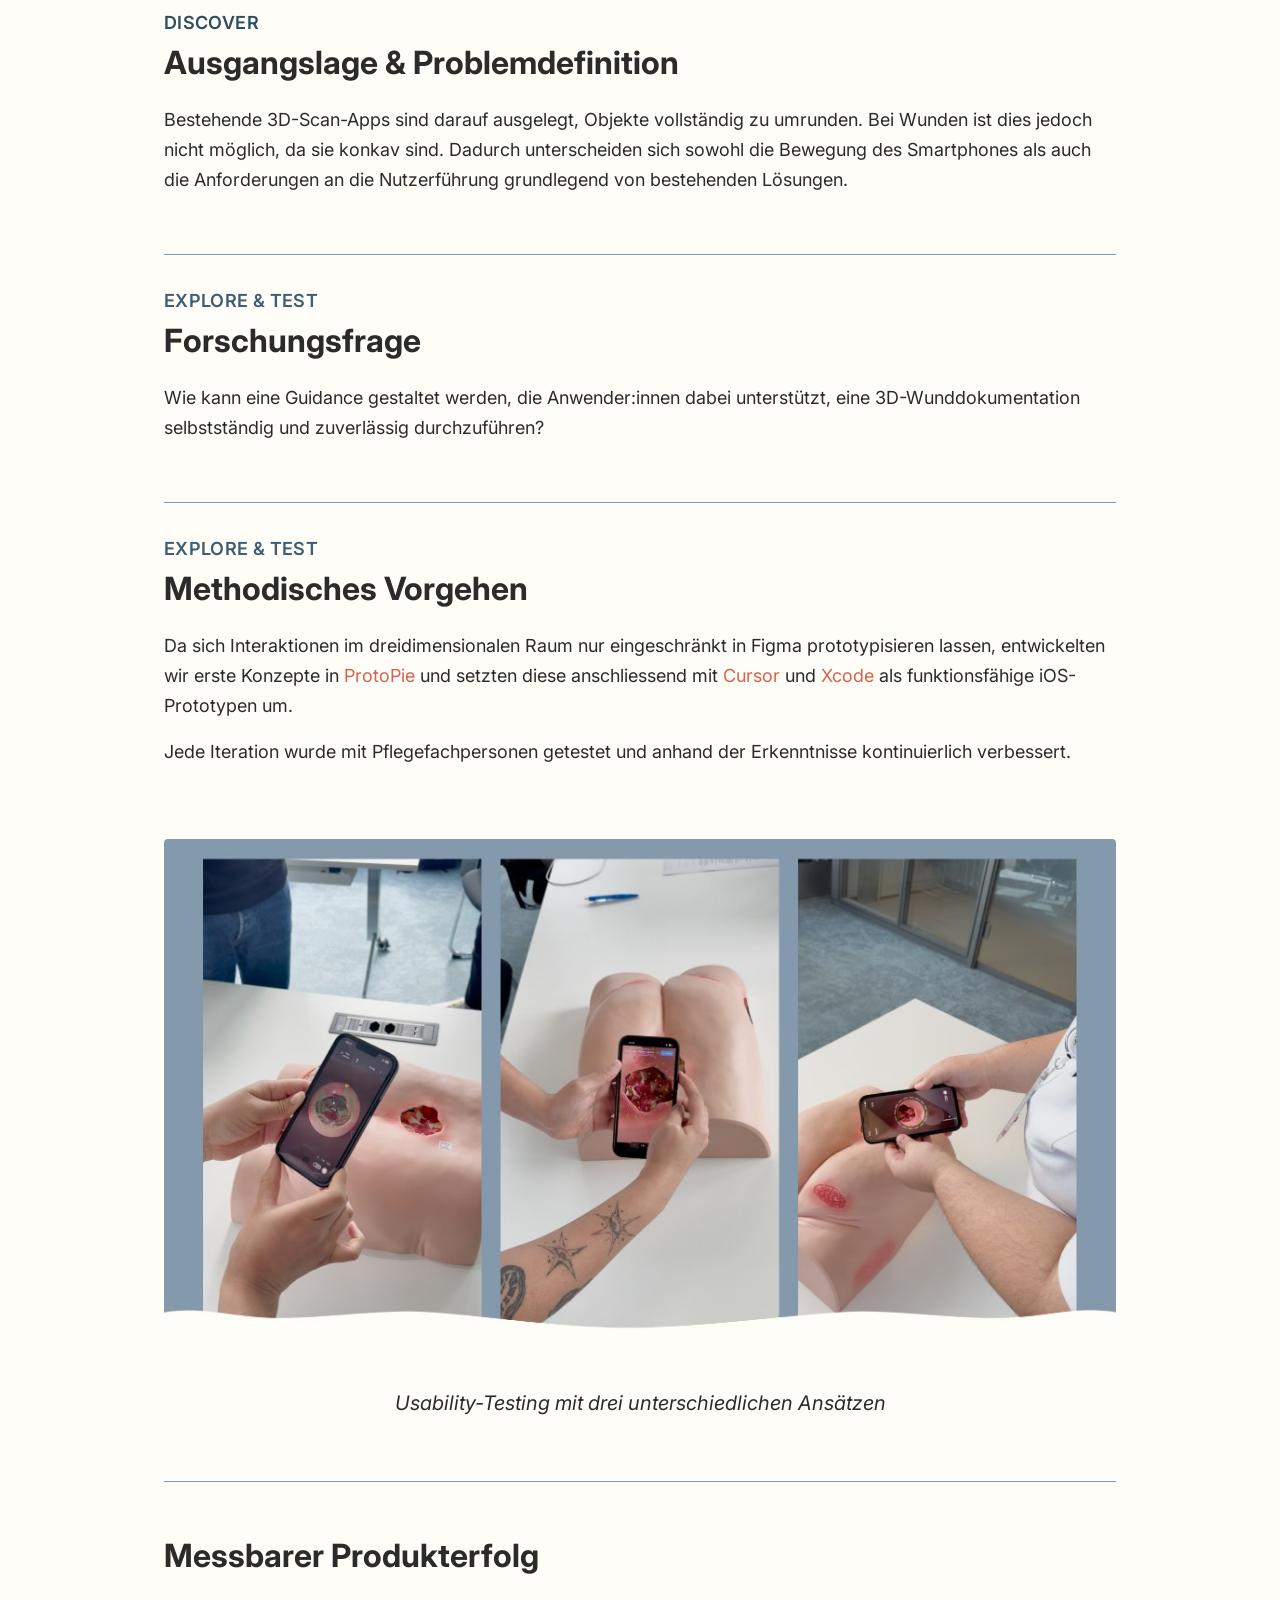
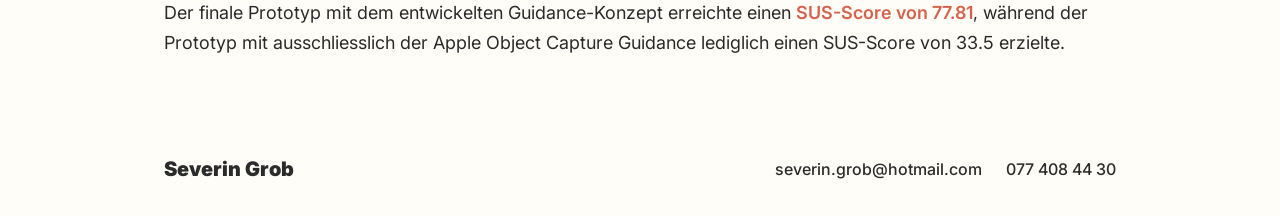
<file: site/case-studies/wunddokumentation.html>
<!DOCTYPE html>
<html lang="de">
<head>
  <meta charset="UTF-8">
  <meta name="viewport" content="width=device-width, initial-scale=1.0">
  <meta name="robots" content="noindex, nofollow">
  <title>3D-Scan für Wunddokumentation — Severin Grob</title>
  <link rel="alternate" hreflang="de" href="wunddokumentation.html">
  <link rel="alternate" hreflang="en" href="../en/case-studies/wunddokumentation.html">
  <link rel="alternate" hreflang="x-default" href="wunddokumentation.html">
  <link rel="preconnect" href="https://fonts.googleapis.com">
  <link rel="preconnect" href="https://fonts.gstatic.com" crossorigin>
  <link href="https://fonts.googleapis.com/css2?family=Inter:wght@400;500;600;700;900&display=swap" rel="stylesheet">
  <link rel="stylesheet" href="../css/base.css">
  <link rel="stylesheet" href="../css/layout.css">
  <link rel="stylesheet" href="../css/components.css">
  <link rel="stylesheet" href="../css/case-study.css">
  <link rel="stylesheet" href="../css/responsive.css">
</head>
<body>
  <header class="nav">
    <div class="container nav__inner">
      <a href="../index.html" class="nav__logo">Severin Grob</a>
      <nav class="nav__menu" aria-label="Hauptnavigation">
        <div class="nav__links">
          <a href="../index.html#case-studies">Case studies</a>
          <a href="../cv.html">CV</a>
        </div>
        <div class="nav__lang" role="group" aria-label="Sprache">
          <span class="nav__lang-link nav__lang-link--active" aria-current="page">DE</span>
          <span class="nav__lang-separator" aria-hidden="true">|</span>
          <a class="nav__lang-link" href="../en/case-studies/wunddokumentation.html" hreflang="en" lang="en">EN</a>
        </div>
        <a href="https://www.linkedin.com/in/severin-grob-9a1a15102/" class="btn btn--nav" target="_blank" rel="noopener noreferrer">Let's work together</a>
      </nav>
      <button class="nav__toggle" aria-label="Menü öffnen" aria-expanded="false" aria-controls="nav-flyout">
        <span class="nav__toggle-icon" aria-hidden="true">
          <span class="nav__toggle-line"></span>
          <span class="nav__toggle-line"></span>
          <span class="nav__toggle-line"></span>
        </span>
      </button>
    </div>
  </header>

  <nav id="nav-flyout" class="nav__flyout" aria-label="Mobile Navigation">
    <div class="nav__flyout-lang" role="group" aria-label="Sprache">
      <span class="nav__flyout-lang-link nav__flyout-lang-link--active" aria-current="page">DE</span>
      <span class="nav__flyout-lang-separator" aria-hidden="true">|</span>
      <a class="nav__flyout-lang-link" href="../en/case-studies/wunddokumentation.html" hreflang="en" lang="en">EN</a>
    </div>
    <a class="nav__flyout-item" href="einkaufsliste.html">Case Study: Einkaufsliste</a>
    <a class="nav__flyout-item" href="uebersichtlichkeit.html">Case Study: App Übersicht</a>
    <a class="nav__flyout-item" href="wunddokumentation.html">Case Study: 3D-Scan App</a>
    <a class="nav__flyout-item" href="weinkonsum.html">Case Study: Weinkonsum</a>
    <a class="nav__flyout-item" href="../cv.html">CV</a>
    <div class="nav__flyout-cta">
      <a href="https://www.linkedin.com/in/severin-grob-9a1a15102/" class="btn" target="_blank" rel="noopener noreferrer">Let's work together</a>
    </div>
  </nav>

  <main>
    <section class="case-hero case-hero--panel case-hero--wunddokumentation">
      <div class="case-hero__title-panel">
        <h1 class="case-hero__title">3D-Scan für<br>Wund&shy;dokumentation</h1>
      </div>
    </section>

    <div class="container content-section">
      <h2>Executive Summary</h2>
      <div class="text-block">
        <p>Im Rahmen meiner MAS-Arbeit in Human Computer Interaction Design (FH OST) entwickelte ich gemeinsam mit einem Praxispartner und zwei Kommilitonen eine neue Guidance für den 3D-Scan-Prozess von Wunden.</p>
        <p>Dafür führten wir qualitative Nutzerforschung durch, entwickelten mehrere Interaktionskonzepte und validierten diese iterativ mit Pflegefachpersonen.</p>
        <p>Der finale Prototyp erreichte einen <strong class="highlight">SUS-Score von 77.81</strong> (n = 16).</p>
      </div>

      <div class="text-block">
        <p class="role-title">Meine Rolle:</p>
        <ul>
          <li>UX Research</li>
          <li>UX Design</li>
          <li>Requirements Engineering</li>
        </ul>
      </div>

      <div class="text-block">
        <p class="role-title">Meine Aufgaben:</p>
        <ul>
          <li>Planung und Durchführung qualitativer Nutzerforschung</li>
          <li>Konzeption und Prototyping im 3D-Raum</li>
          <li>Eigenständige KI-gestützte Entwicklung eines funktionsfähigen iOS-Prototyps mit Cursor und Xcode</li>
          <li>Durchführung und Auswertung von Usability-Tests</li>
          <li>Analyse der SUS-Ergebnisse</li>
          <li>Übergabe des Konzepts an das Design- und Entwicklungsteam</li>
        </ul>
      </div>

      <h2>Angewandte Methoden:</h2>
      <div class="chips">
        <span class="chip">Contextual Inquiery</span>
        <span class="chip">3D Prototyping</span>
        <span class="chip">Protopie &amp; XCode</span>
        <span class="chip">SUS-Score</span>
        <span class="chip">User Interviews</span>
        <span class="chip">Experteninterviews</span>
        <span class="chip">Konkurrenzanalyse</span>
        <span class="chip">Usability-Testing</span>
      </div>

      <hr class="divider">

      <h3 class="subtitle">DISCOVER</h3>
      <h2>Ausgangslage &amp; Problemdefinition</h2>
      <div class="text-block">
        <p>Bestehende 3D-Scan-Apps sind darauf ausgelegt, Objekte vollständig zu umrunden. Bei Wunden ist dies jedoch nicht möglich, da sie konkav sind. Dadurch unterscheiden sich sowohl die Bewegung des Smartphones als auch die Anforderungen an die Nutzerführung grundlegend von bestehenden Lösungen.</p>
      </div>

      <hr class="divider">

      <h3 class="subtitle subtitle--alt">EXPLORE &amp; TEST</h3>
      <h2>Forschungsfrage</h2>
      <div class="text-block">
        <p>Wie kann eine Guidance gestaltet werden, die Anwender:innen dabei unterstützt, eine 3D-Wunddokumentation selbstständig und zuverlässig durchzuführen?</p>
      </div>

      <hr class="divider">

      <h3 class="subtitle subtitle--alt">EXPLORE &amp; TEST</h3>
      <h2>Methodisches Vorgehen</h2>
      <div class="text-block">
        <p>Da sich Interaktionen im dreidimensionalen Raum nur eingeschränkt in Figma prototypisieren lassen, entwickelten wir erste Konzepte in <span class="highlight">ProtoPie</span> und setzten diese anschliessend mit <span class="highlight">Cursor</span> und <span class="highlight">Xcode</span> als funktionsfähige iOS-Prototypen um.</p>
        <p>Jede Iteration wurde mit Pflegefachpersonen getestet und anhand der Erkenntnisse kontinuierlich verbessert.</p>
      </div>

      <figure class="image-block">
        <img src="../assets/images/wunddokumentation-tests.png" alt="Usability-Testing mit drei unterschiedlichen Ansätzen">
        <figcaption>Usability-Testing mit drei unterschiedlichen Ansätzen</figcaption>
      </figure>

      <hr class="divider">

      <h2>Messbarer Produkterfolg</h2>
      <div class="text-block">
        <p>Der finale Prototyp mit dem entwickelten Guidance-Konzept erreichte einen <strong class="highlight">SUS-Score von 77.81</strong>, während der Prototyp mit ausschliesslich der Apple Object Capture Guidance lediglich einen SUS-Score von 33.5 erzielte.</p>
      </div>
    </div>
  </main>

  <footer class="footer">
    <div class="container footer__inner">
      <span class="footer__name">Severin Grob</span>
      <div class="footer__contact">
        <a href="mailto:severin.grob@hotmail.com">severin.grob@hotmail.com</a>
        <a href="tel:+41774084430">077 408 44 30</a>
      </div>
    </div>
  </footer>

  <script src="../js/nav.js"></script>
</body>
</html>
</file>
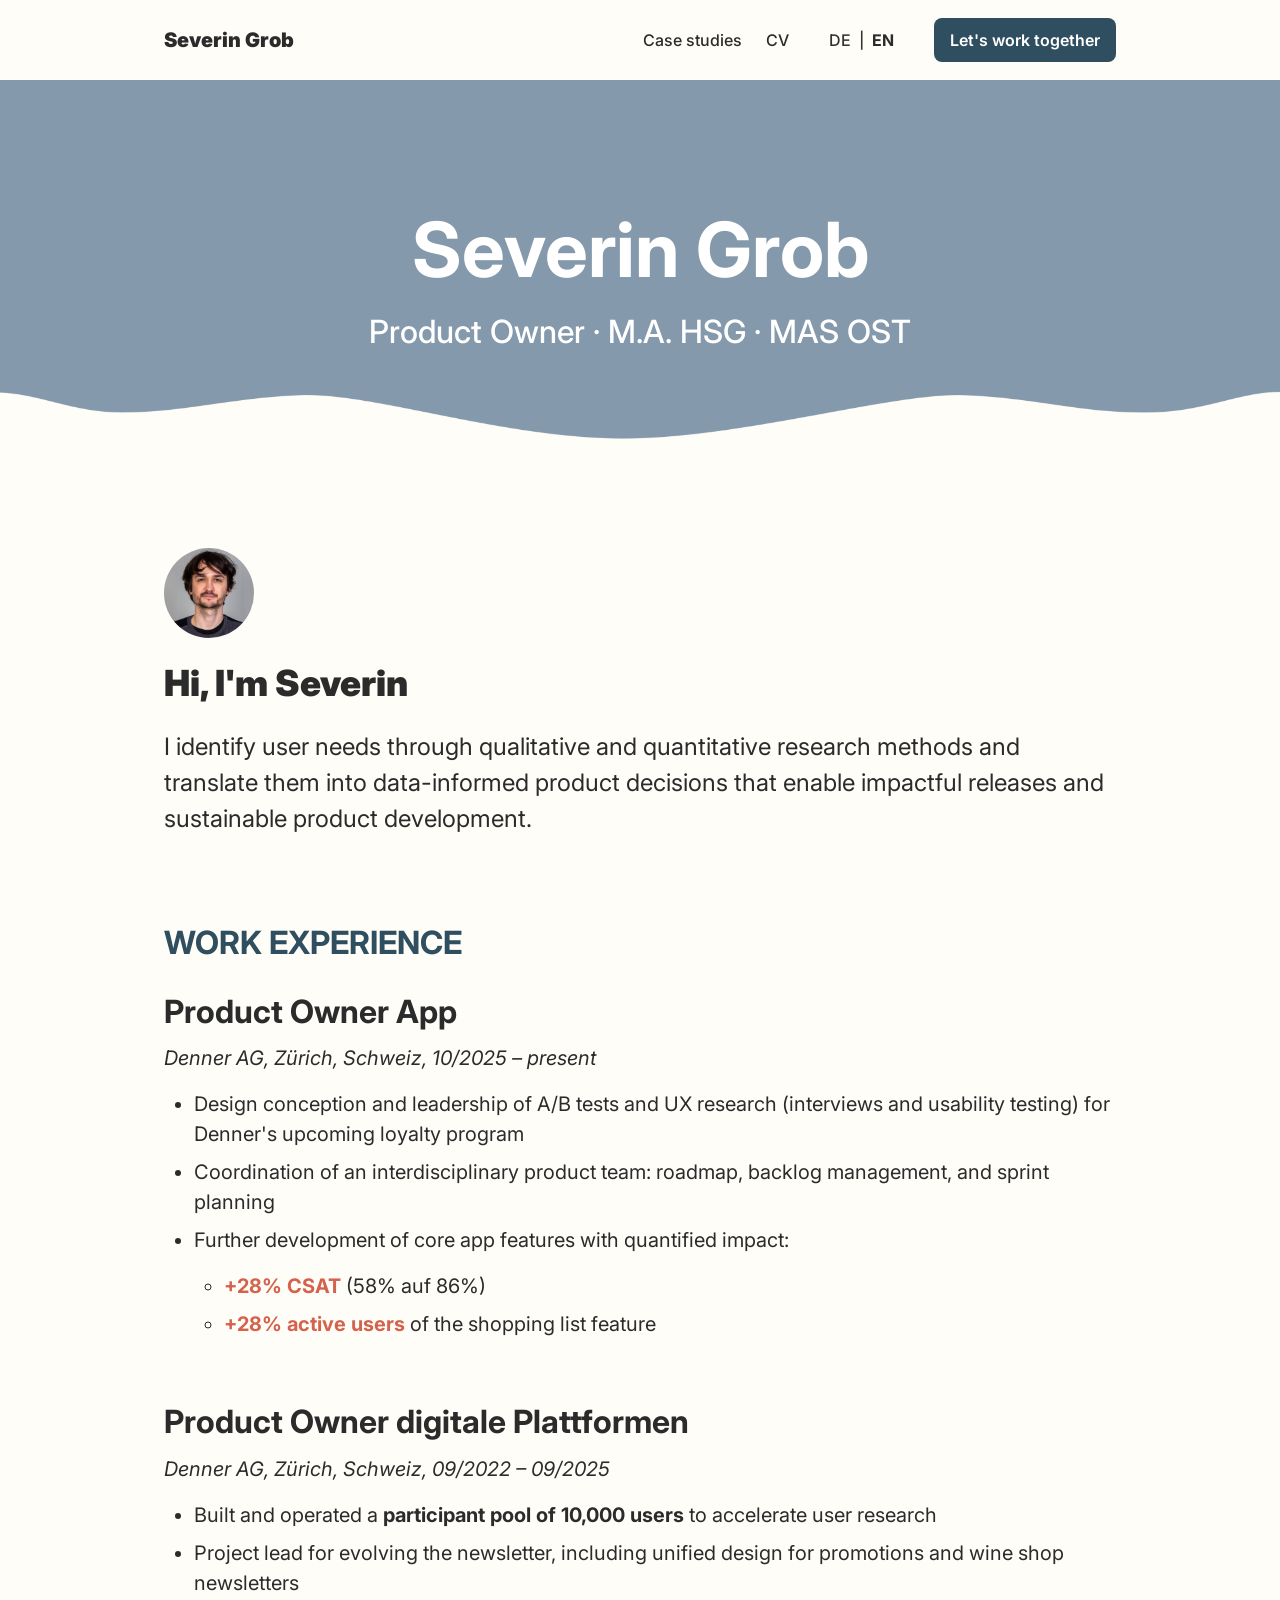
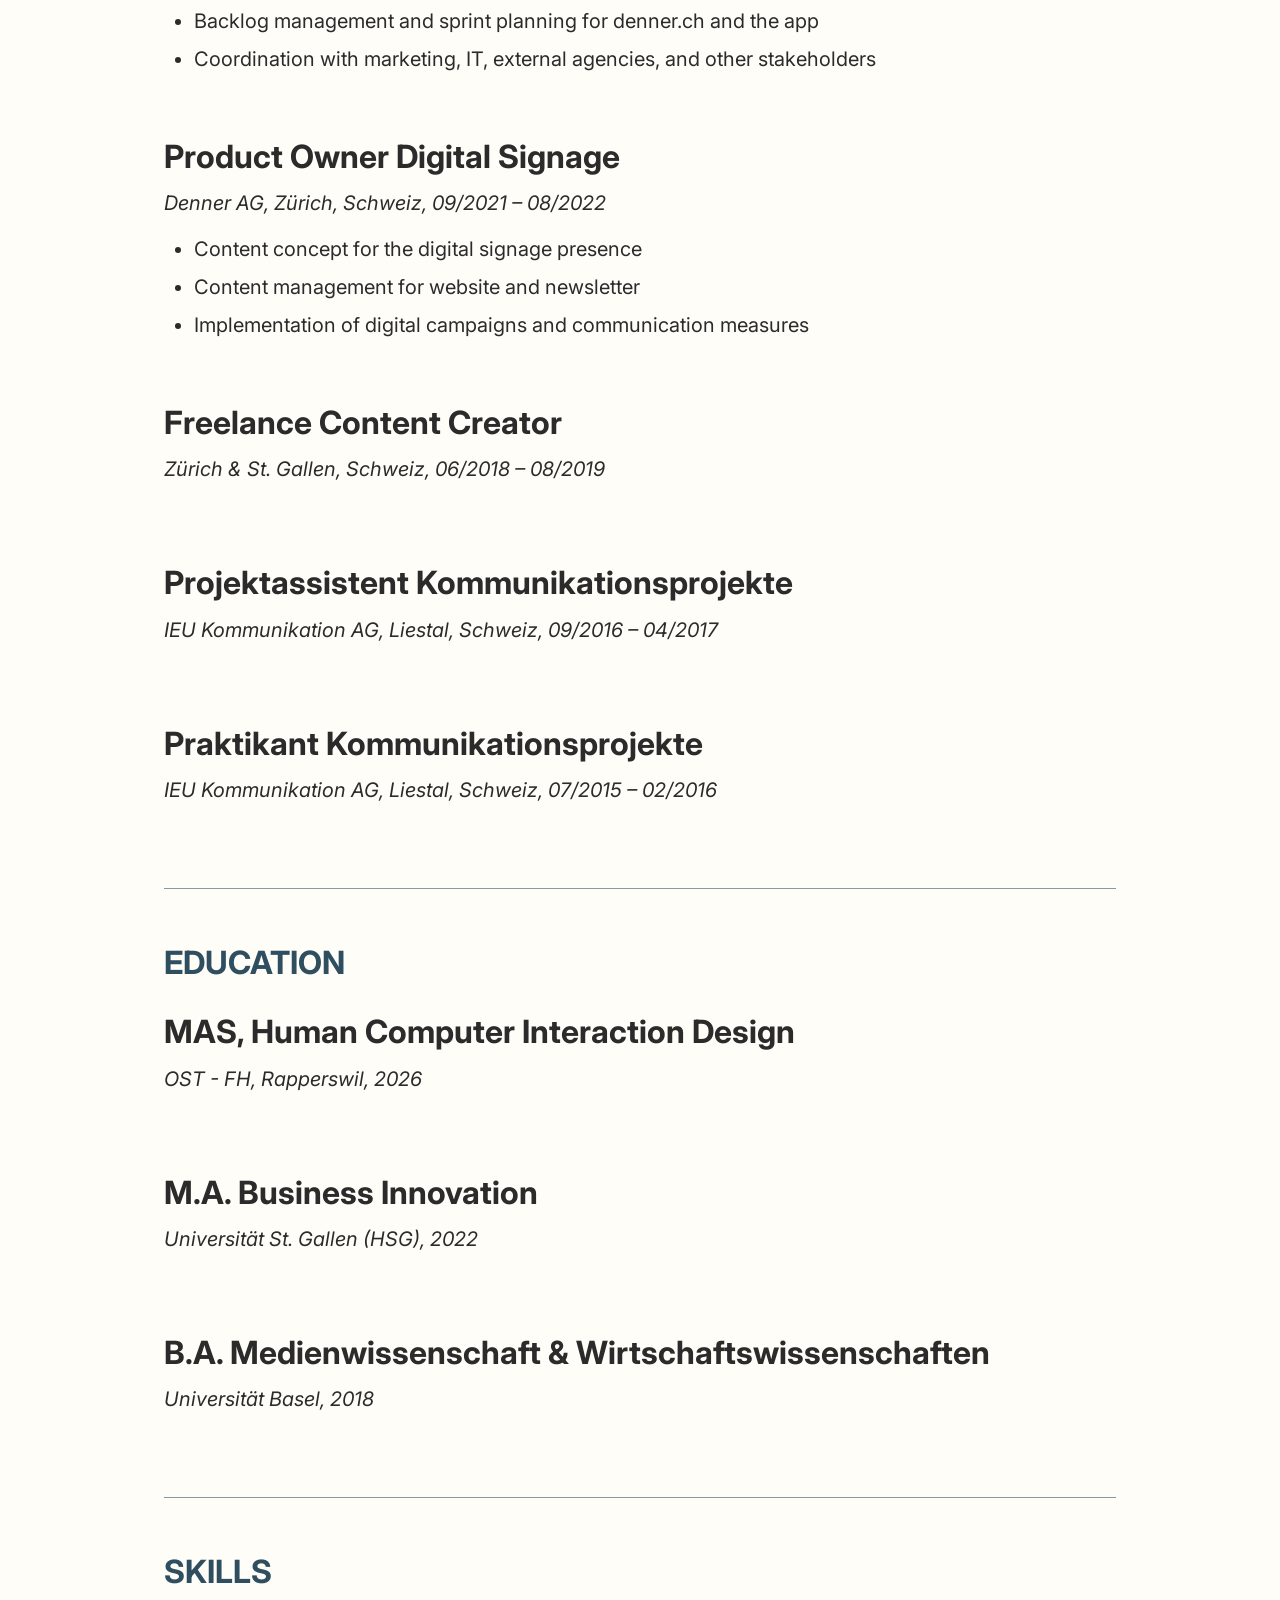
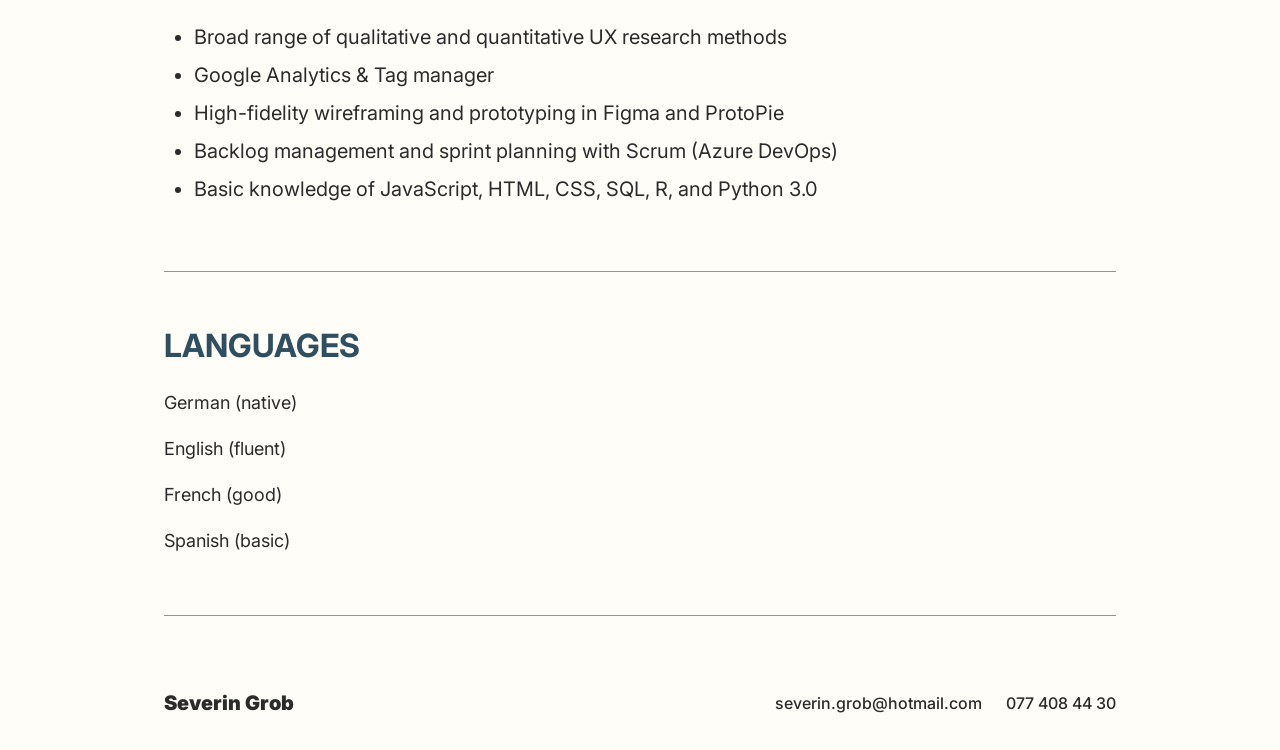
<file: site/en/cv.html>
<!DOCTYPE html>
<html lang="en">
<head>
  <meta charset="UTF-8">
  <meta name="viewport" content="width=device-width, initial-scale=1.0">
  <title>CV — Severin Grob</title>
  <link rel="alternate" hreflang="de" href="../cv.html">
  <link rel="alternate" hreflang="en" href="cv.html">
  <link rel="alternate" hreflang="x-default" href="../cv.html">
  <link rel="preconnect" href="https://fonts.googleapis.com">
  <link rel="preconnect" href="https://fonts.gstatic.com" crossorigin>
  <link href="https://fonts.googleapis.com/css2?family=Inter:wght@400;500;600;700;900&display=swap" rel="stylesheet">
  <link rel="stylesheet" href="../css/base.css">
  <link rel="stylesheet" href="../css/layout.css">
  <link rel="stylesheet" href="../css/components.css">
  <link rel="stylesheet" href="../css/case-study.css">
  <link rel="stylesheet" href="../css/responsive.css">
</head>
<body>
  <header class="nav">
    <div class="container nav__inner">
      <a href="index.html" class="nav__logo">Severin Grob</a>
      <nav class="nav__menu" aria-label="Main navigation">
        <div class="nav__links">
          <a href="index.html#case-studies">Case studies</a>
          <a href="cv.html">CV</a>
        </div>
        <div class="nav__lang" role="group" aria-label="Language">
          <a class="nav__lang-link" href="../cv.html" hreflang="de" lang="de">DE</a>
          <span class="nav__lang-separator" aria-hidden="true">|</span>
          <span class="nav__lang-link nav__lang-link--active" aria-current="page">EN</span>
        </div>
        <a href="https://www.linkedin.com/in/severin-grob-9a1a15102/" class="btn btn--nav" target="_blank" rel="noopener noreferrer">Let's work together</a>
      </nav>
      <button class="nav__toggle" aria-label="Open menu" aria-expanded="false" aria-controls="nav-flyout">
        <span class="nav__toggle-icon" aria-hidden="true">
          <span class="nav__toggle-line"></span>
          <span class="nav__toggle-line"></span>
          <span class="nav__toggle-line"></span>
        </span>
      </button>
    </div>
  </header>

  <nav id="nav-flyout" class="nav__flyout" aria-label="Mobile navigation">
    <div class="nav__flyout-lang" role="group" aria-label="Language">
      <a class="nav__flyout-lang-link" href="../cv.html" hreflang="de" lang="de">DE</a>
      <span class="nav__flyout-lang-separator" aria-hidden="true">|</span>
      <span class="nav__flyout-lang-link nav__flyout-lang-link--active" aria-current="page">EN</span>
    </div>
    <a class="nav__flyout-item" href="case-studies/einkaufsliste.html">Case study: Shopping list</a>
    <a class="nav__flyout-item" href="case-studies/uebersichtlichkeit.html">Case study: App clarity</a>
    <a class="nav__flyout-item" href="case-studies/wunddokumentation.html">Case study: 3D scan app</a>
    <a class="nav__flyout-item" href="case-studies/weinkonsum.html">Case study: Wine consumption</a>
    <a class="nav__flyout-item" href="cv.html">CV</a>
    <div class="nav__flyout-cta">
      <a href="https://www.linkedin.com/in/severin-grob-9a1a15102/" class="btn" target="_blank" rel="noopener noreferrer">Let's work together</a>
    </div>
  </nav>

  <main>
    <section class="case-hero">
      <img class="case-hero__bg" src="../assets/images/hero-cv.jpg" alt="">
      <h1 class="case-hero__title">Severin Grob</h1>
      <p class="case-hero__subtitle">Product Owner · M.A. HSG · MAS OST</p>
    </section>

    <section class="section section--hero">
      <div class="container hero__inner">
        <img class="hero__avatar" src="../assets/images/hero-cv-avatar.jpg" alt="Severin Grob" width="90" height="90">
        <h2 class="hero__title">Hi, I'm Severin</h2>
        <p class="hero__text">I identify user needs through qualitative and quantitative research methods and translate them into data-informed product decisions that enable impactful releases and sustainable product development.</p>
      </div>
    </section>

    <div class="container content-section cv-section">
      <h2>WORK EXPERIENCE</h2>

      <article class="cv-card">
        <h3>Product Owner App</h3>
        <p class="cv-meta">Denner AG, Zürich, Schweiz, 10/2025 – present</p>
        <ul>
          <li>Design conception and leadership of A/B tests and UX research (interviews and usability testing) for Denner's upcoming loyalty program</li>
          <li>Coordination of an interdisciplinary product team: roadmap, backlog management, and sprint planning</li>
          <li>Further development of core app features with quantified impact:
            <ul>
              <li><strong class="highlight">+28% CSAT</strong> (58% auf 86%)</li>
              <li><strong class="highlight">+28% active users</strong> of the shopping list feature</li>
            </ul>
          </li>
        </ul>
      </article>

      <article class="cv-card">
        <h3>Product Owner digitale Plattformen</h3>
        <p class="cv-meta">Denner AG, Zürich, Schweiz, 09/2022 – 09/2025</p>
        <ul>
          <li>Built and operated a <strong>participant pool of 10,000 users</strong> to accelerate user research</li>
          <li>Project lead for evolving the newsletter, including unified design for promotions and wine shop newsletters</li>
          <li>Backlog management and sprint planning for denner.ch and the app</li>
          <li>Coordination with marketing, IT, external agencies, and other stakeholders</li>
        </ul>
      </article>

      <article class="cv-card">
        <h3>Product Owner Digital Signage</h3>
        <p class="cv-meta">Denner AG, Zürich, Schweiz, 09/2021 – 08/2022</p>
        <ul>
          <li>Content concept for the digital signage presence</li>
          <li>Content management for website and newsletter</li>
          <li>Implementation of digital campaigns and communication measures</li>
        </ul>
      </article>

      <article class="cv-card">
        <h3>Freelance Content Creator</h3>
        <p class="cv-meta">Zürich &amp; St. Gallen, Schweiz, 06/2018 – 08/2019</p>
      </article>

      <article class="cv-card">
        <h3>Projektassistent Kommunikationsprojekte</h3>
        <p class="cv-meta">IEU Kommunikation AG, Liestal, Schweiz, 09/2016 – 04/2017</p>
      </article>

      <article class="cv-card">
        <h3>Praktikant Kommunikationsprojekte</h3>
        <p class="cv-meta">IEU Kommunikation AG, Liestal, Schweiz, 07/2015 – 02/2016</p>
      </article>

      <hr class="divider">

      <h2>EDUCATION</h2>

      <article class="cv-card">
        <h3>MAS, Human Computer Interaction Design</h3>
        <p class="cv-meta">OST - FH, Rapperswil, 2026</p>
      </article>

      <article class="cv-card">
        <h3>M.A. Business Innovation</h3>
        <p class="cv-meta">Universität St. Gallen (HSG), 2022</p>
      </article>

      <article class="cv-card">
        <h3>B.A. Medienwissenschaft &amp; Wirtschaftswissenschaften</h3>
        <p class="cv-meta">Universität Basel, 2018</p>
      </article>

      <hr class="divider">

      <h2>SKILLS</h2>

      <article class="cv-card">
        <ul>
          <li>Broad range of qualitative and quantitative UX research methods</li>
          <li>Google Analytics &amp; Tag manager</li>
          <li>High-fidelity wireframing and prototyping in Figma and ProtoPie</li>
          <li>Backlog management and sprint planning with Scrum (Azure DevOps)</li>
          <li>Basic knowledge of JavaScript, HTML, CSS, SQL, R, and Python 3.0</li>
        </ul>
      </article>

      <hr class="divider">

      <h2>LANGUAGES</h2>

      <div class="text-block cv-languages">
        <p>German (native)</p>
        <p>English (fluent)</p>
        <p>French (good)</p>
        <p>Spanish (basic)</p>
      </div>

      <hr class="divider">
    </div>
  </main>

  <footer class="footer">
    <div class="container footer__inner">
      <span class="footer__name">Severin Grob</span>
      <div class="footer__contact">
        <a href="mailto:severin.grob@hotmail.com">severin.grob@hotmail.com</a>
        <a href="tel:+41774084430">077 408 44 30</a>
      </div>
    </div>
  </footer>

  <script src="../js/nav.js"></script>
</body>
</html>
</file>
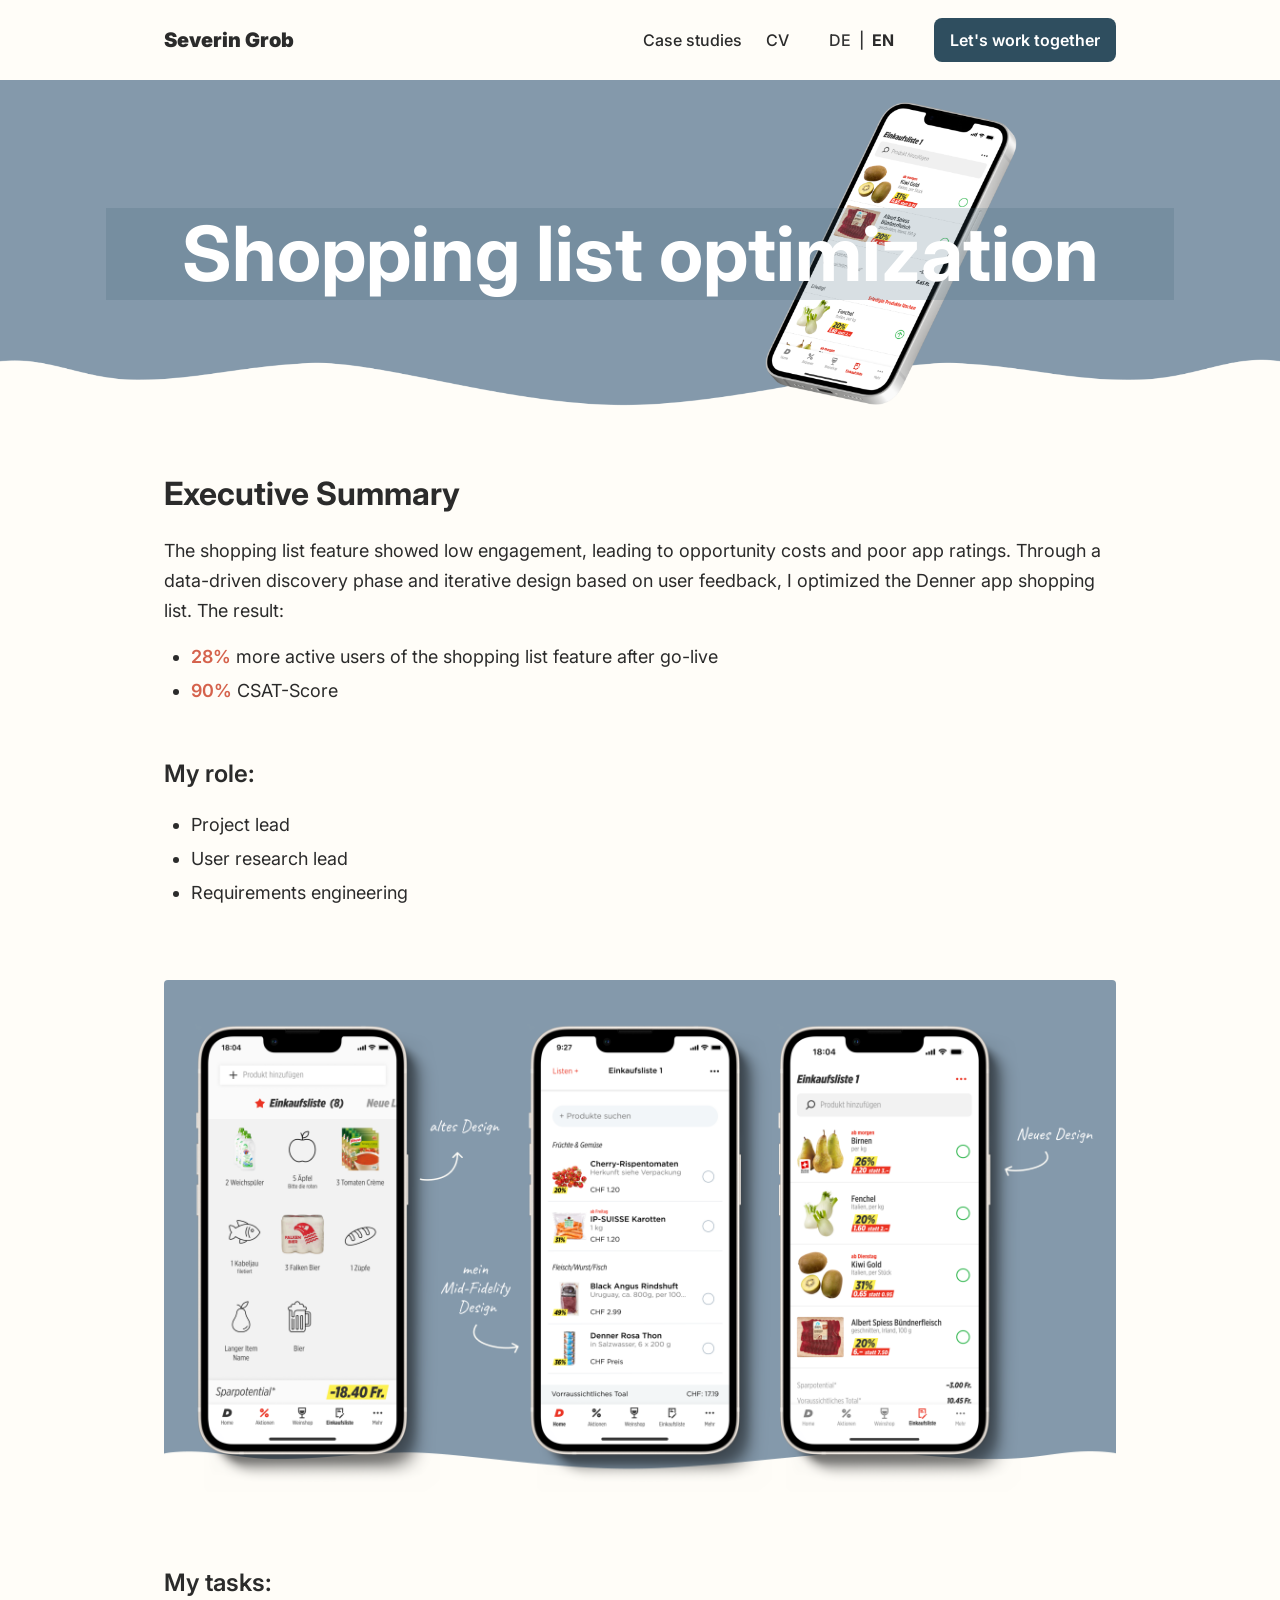
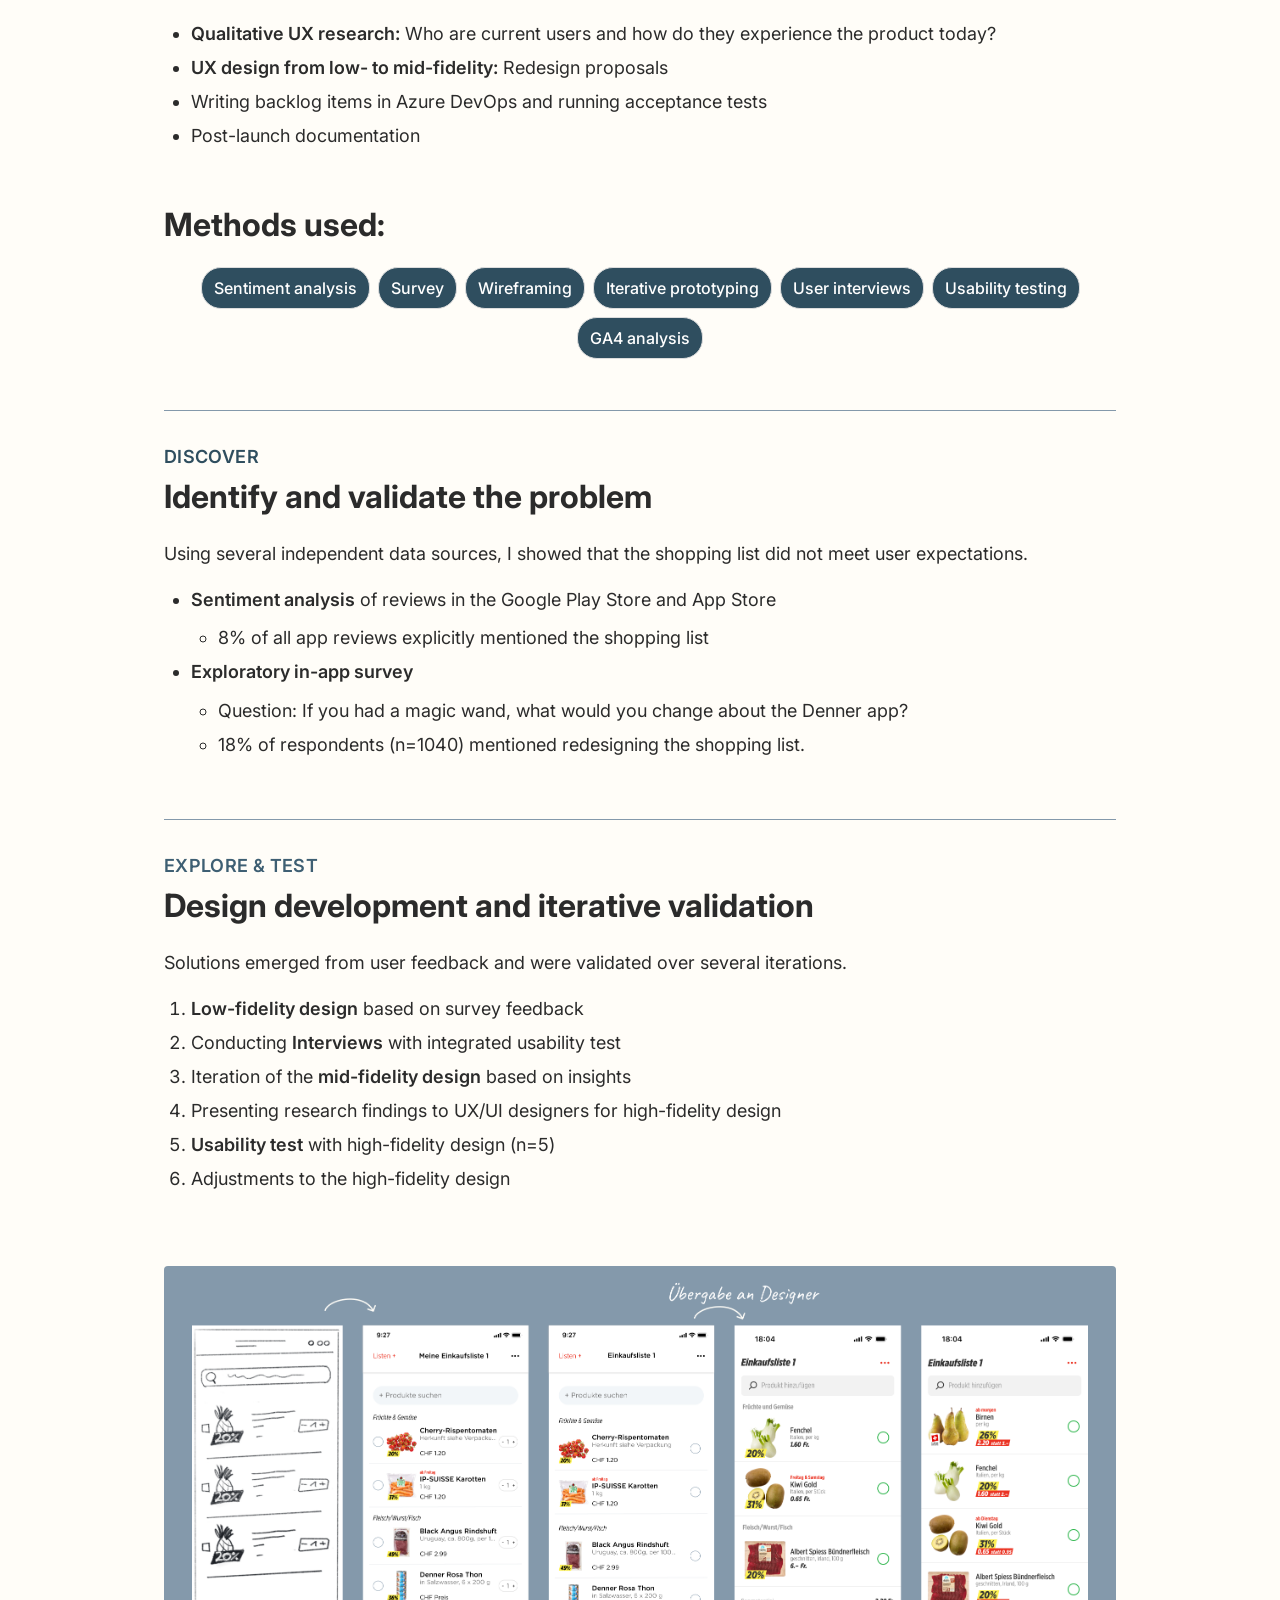
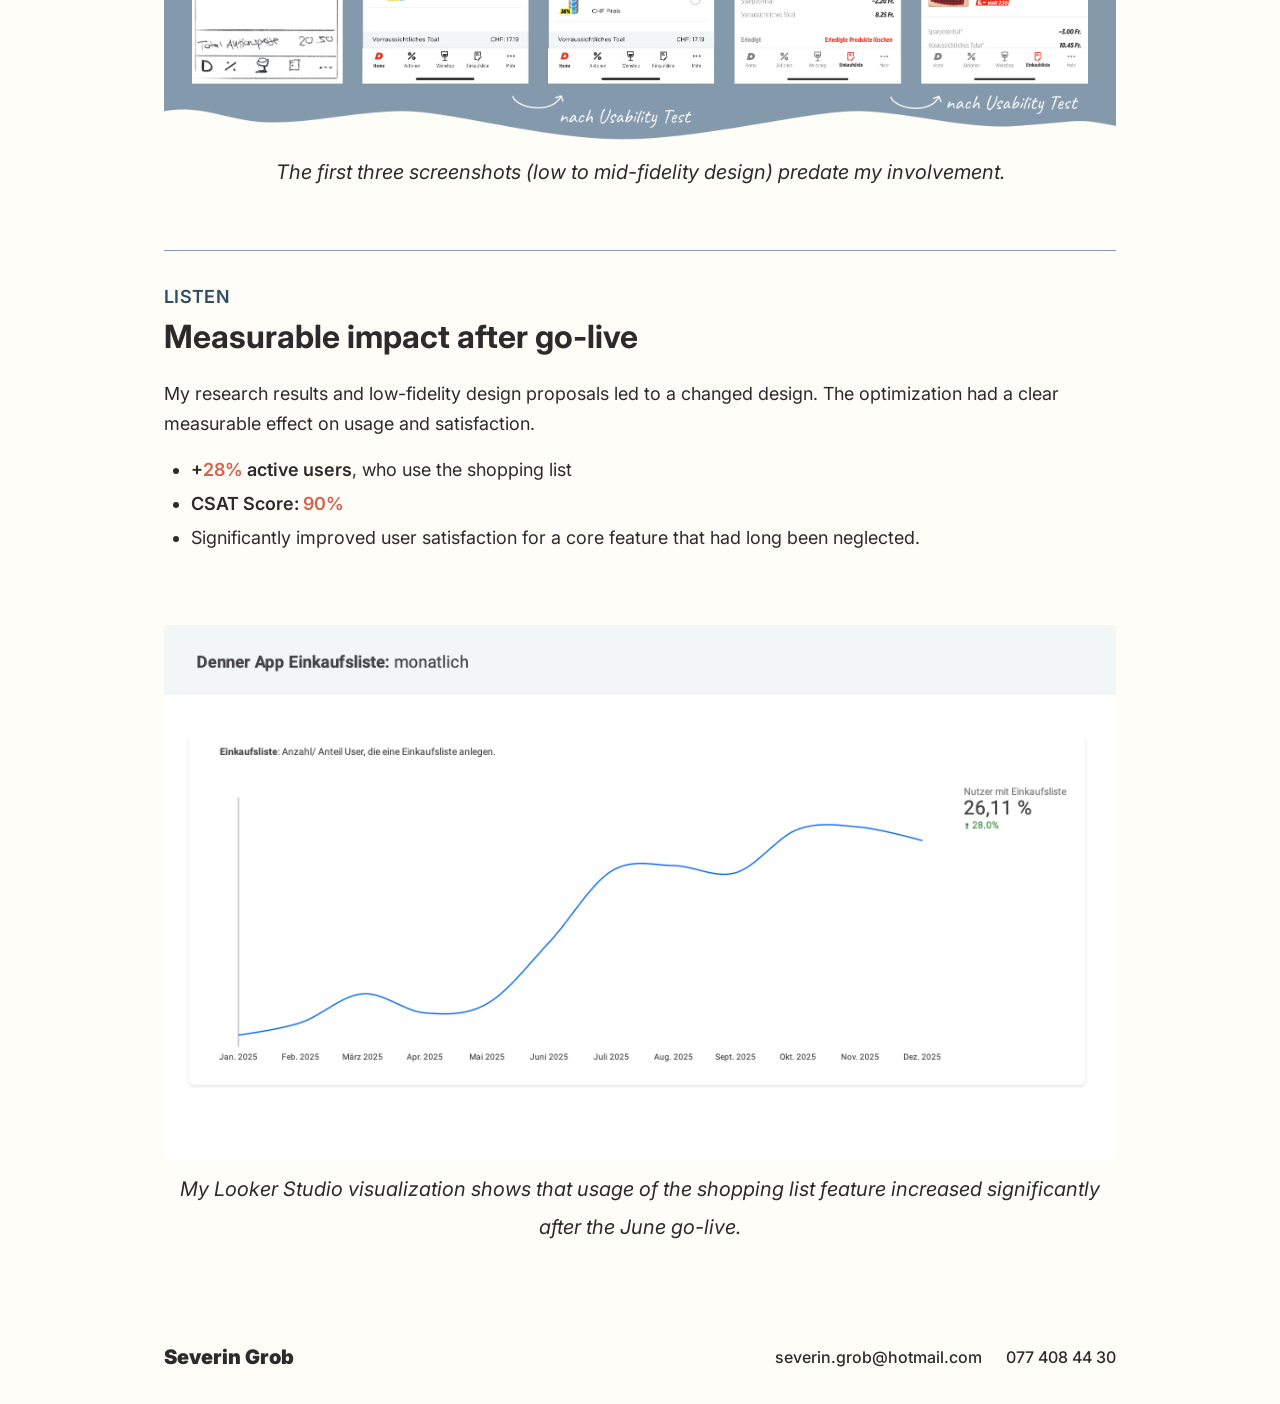
<file: site/en/case-studies/einkaufsliste.html>
<!DOCTYPE html>
<html lang="en">
<head>
  <meta charset="UTF-8">
  <meta name="viewport" content="width=device-width, initial-scale=1.0">
  <title>Denner app shopping list — Severin Grob</title>
  <link rel="alternate" hreflang="de" href="../../case-studies/einkaufsliste.html">
  <link rel="alternate" hreflang="en" href="einkaufsliste.html">
  <link rel="alternate" hreflang="x-default" href="../../case-studies/einkaufsliste.html">
  <link rel="preconnect" href="https://fonts.googleapis.com">
  <link rel="preconnect" href="https://fonts.gstatic.com" crossorigin>
  <link href="https://fonts.googleapis.com/css2?family=Inter:wght@400;500;600;700;900&display=swap" rel="stylesheet">
  <link rel="stylesheet" href="../../css/base.css">
  <link rel="stylesheet" href="../../css/layout.css">
  <link rel="stylesheet" href="../../css/components.css">
  <link rel="stylesheet" href="../../css/case-study.css">
  <link rel="stylesheet" href="../../css/responsive.css">
</head>
<body>
  <header class="nav">
    <div class="container nav__inner">
      <a href="../index.html" class="nav__logo">Severin Grob</a>
      <nav class="nav__menu" aria-label="Main navigation">
        <div class="nav__links">
          <a href="../index.html#case-studies">Case studies</a>
          <a href="../cv.html">CV</a>
        </div>
        <div class="nav__lang" role="group" aria-label="Language">
          <a class="nav__lang-link" href="../../case-studies/einkaufsliste.html" hreflang="de" lang="de">DE</a>
          <span class="nav__lang-separator" aria-hidden="true">|</span>
          <span class="nav__lang-link nav__lang-link--active" aria-current="page">EN</span>
        </div>
        <a href="https://www.linkedin.com/in/severin-grob-9a1a15102/" class="btn btn--nav" target="_blank" rel="noopener noreferrer">Let's work together</a>
      </nav>
      <button class="nav__toggle" aria-label="Open menu" aria-expanded="false" aria-controls="nav-flyout">
        <span class="nav__toggle-icon" aria-hidden="true">
          <span class="nav__toggle-line"></span>
          <span class="nav__toggle-line"></span>
          <span class="nav__toggle-line"></span>
        </span>
      </button>
    </div>
  </header>

  <nav id="nav-flyout" class="nav__flyout" aria-label="Mobile navigation">
    <div class="nav__flyout-lang" role="group" aria-label="Language">
      <a class="nav__flyout-lang-link" href="../../case-studies/einkaufsliste.html" hreflang="de" lang="de">DE</a>
      <span class="nav__flyout-lang-separator" aria-hidden="true">|</span>
      <span class="nav__flyout-lang-link nav__flyout-lang-link--active" aria-current="page">EN</span>
    </div>
    <a class="nav__flyout-item" href="einkaufsliste.html">Case study: Shopping list</a>
    <a class="nav__flyout-item" href="uebersichtlichkeit.html">Case study: App clarity</a>
    <a class="nav__flyout-item" href="wunddokumentation.html">Case study: 3D scan app</a>
    <a class="nav__flyout-item" href="weinkonsum.html">Case study: Wine consumption</a>
    <a class="nav__flyout-item" href="../cv.html">CV</a>
    <div class="nav__flyout-cta">
      <a href="https://www.linkedin.com/in/severin-grob-9a1a15102/" class="btn" target="_blank" rel="noopener noreferrer">Let's work together</a>
    </div>
  </nav>

  <main>
    <section class="case-hero case-hero--panel case-hero--einkaufsliste">
      <img class="case-hero__bg case-hero__bg--desktop" src="../../assets/images/hero-einkaufsliste-desktop.png" alt="">
      <img class="case-hero__bg case-hero__bg--mobile" src="../../assets/images/hero-einkaufsliste-mobile.jpg" alt="">
      <div class="case-hero__title-panel">
        <h1 class="case-hero__title">Shopping list optimization</h1>
      </div>
    </section>

    <div class="container content-section">
      <h2>Executive Summary</h2>
      <div class="text-block">
        <p>The shopping list feature showed low engagement, leading to opportunity costs and poor app ratings. Through a data-driven discovery phase and iterative design based on user feedback, I optimized the Denner app shopping list. The result:</p>
        <ul>
          <li><strong class="highlight">28%</strong> more active users of the shopping list feature after go-live</li>
          <li><strong class="highlight">90%</strong> CSAT-Score</li>
        </ul>
      </div>

      <div class="text-block">
        <p class="role-title">My role:</p>
        <ul>
          <li>Project lead</li>
          <li>User research lead</li>
          <li>Requirements engineering</li>
        </ul>
      </div>

      <figure class="image-block image-block--desktop-only">
        <img src="../../assets/images/einkaufsliste-1.jpg" alt="Comparison of old design and design proposal">
      </figure>

      <div class="carousel carousel--mobile-only" aria-label="Design comparison">
        <div class="carousel__track">
          <div class="carousel__slide">
            <img src="../../assets/images/carousel/eink-1-alte.jpg" alt="Old shopping list">
            <p class="carousel__caption">Old shopping list</p>
          </div>
          <div class="carousel__slide">
            <img src="../../assets/images/carousel/eink-1-mid.jpg" alt="My mid-fidelity design">
            <p class="carousel__caption">My mid-fidelity design</p>
          </div>
          <div class="carousel__slide">
            <img src="../../assets/images/carousel/eink-1-neu.jpg" alt="New shopping list design">
            <p class="carousel__caption">New shopping list design</p>
          </div>
        </div>
      </div>

      <div class="text-block">
        <p class="role-title">My tasks:</p>
        <ul>
          <li><strong>Qualitative UX research:</strong> Who are current users and how do they experience the product today?</li>
          <li><strong>UX design from low- to mid-fidelity:</strong> Redesign proposals</li>
          <li>Writing backlog items in Azure DevOps and running acceptance tests</li>
          <li>Post-launch documentation</li>
        </ul>
      </div>

      <h2>Methods used:</h2>
      <div class="chips">
        <span class="chip">Sentiment analysis</span>
        <span class="chip">Survey</span>
        <span class="chip">Wireframing</span>
        <span class="chip">Iterative prototyping</span>
        <span class="chip">User interviews</span>
        <span class="chip">Usability testing</span>
        <span class="chip">GA4 analysis</span>
      </div>

      <hr class="divider">

      <h3 class="subtitle">DISCOVER</h3>
      <h2>Identify and validate the problem</h2>
      <div class="text-block">
        <p>Using several independent data sources, I showed that the shopping list did not meet user expectations.</p>
        <ul>
          <li><strong>Sentiment analysis</strong> of reviews in the Google Play Store and App Store
            <ul><li>8% of all app reviews explicitly mentioned the shopping list</li></ul>
          </li>
          <li><strong>Exploratory in-app survey</strong>
            <ul>
              <li>Question: If you had a magic wand, what would you change about the Denner app?</li>
              <li>18% of respondents (n=1040) mentioned redesigning the shopping list.</li>
            </ul>
          </li>
        </ul>
      </div>

      <hr class="divider">

      <h3 class="subtitle subtitle--alt">EXPLORE &amp; TEST</h3>
      <h2>Design development and iterative validation</h2>
      <div class="text-block">
        <p>Solutions emerged from user feedback and were validated over several iterations.</p>
        <ol>
          <li><strong>Low-fidelity design</strong> based on survey feedback</li>
          <li>Conducting <strong>Interviews</strong> with integrated usability test</li>
          <li>Iteration of the <strong>mid-fidelity design</strong> based on insights</li>
          <li>Presenting research findings to UX/UI designers for high-fidelity design</li>
          <li><strong>Usability test</strong> with high-fidelity design (n=5)</li>
          <li>Adjustments to the high-fidelity design</li>
        </ol>
      </div>

      <figure class="image-block image-block--desktop-only">
        <img src="../../assets/images/einkaufsliste-2.jpg" alt="Design iterations from low to high fidelity">
        <figcaption>The first three screenshots (low to mid-fidelity design) predate my involvement.</figcaption>
      </figure>

      <div class="carousel carousel--mobile-only" aria-label="Design iterations">
        <div class="carousel__track">
          <div class="carousel__slide">
            <img src="../../assets/images/carousel/eink-2-skizze.jpg" alt="My low-fidelity sketch">
            <p class="carousel__caption">My low-fidelity sketch</p>
          </div>
          <div class="carousel__slide">
            <img src="../../assets/images/carousel/eink-2-mid.jpg" alt="My first mid-fidelity design">
            <p class="carousel__caption">My first mid-fidelity design</p>
          </div>
          <div class="carousel__slide">
            <img src="../../assets/images/carousel/eink-2-neu-1.jpg" alt="My second mid-fidelity design">
            <p class="carousel__caption">My second mid-fidelity design</p>
          </div>
          <div class="carousel__slide">
            <img src="../../assets/images/carousel/eink-2-neu-2.jpg" alt="First design after handoff">
            <p class="carousel__caption">First design after handoff</p>
          </div>
          <div class="carousel__slide">
            <img src="../../assets/images/carousel/eink-2-neu-3.jpg" alt="Second design after handoff">
            <p class="carousel__caption">Second design after handoff</p>
          </div>
        </div>
      </div>

      <hr class="divider">

      <h3 class="subtitle">LISTEN</h3>
      <h2>Measurable impact after go-live</h2>
      <div class="text-block">
        <p>My research results and low-fidelity design proposals led to a changed design. The optimization had a clear measurable effect on usage and satisfaction.</p>
        <ul>
          <li><strong>+<span class="highlight">28%</span> active users</strong>, who use the shopping list</li>
          <li><strong>CSAT Score: <span class="highlight">90%</span></strong></li>
          <li>Significantly improved user satisfaction for a core feature that had long been neglected.</li>
        </ul>
      </div>

      <figure class="image-block">
        <img src="../../assets/images/einkaufsliste-3.jpg" alt="Looker Studio usage statistics">
        <figcaption>My Looker Studio visualization shows that usage of the shopping list feature increased significantly after the June go-live.</figcaption>
      </figure>
    </div>
  </main>

  <footer class="footer">
    <div class="container footer__inner">
      <span class="footer__name">Severin Grob</span>
      <div class="footer__contact">
        <a href="mailto:severin.grob@hotmail.com">severin.grob@hotmail.com</a>
        <a href="tel:+41774084430">077 408 44 30</a>
      </div>
    </div>
  </footer>

  <script src="../../js/nav.js"></script>
  <script src="../../js/carousel.js"></script>
</body>
</html>
</file>
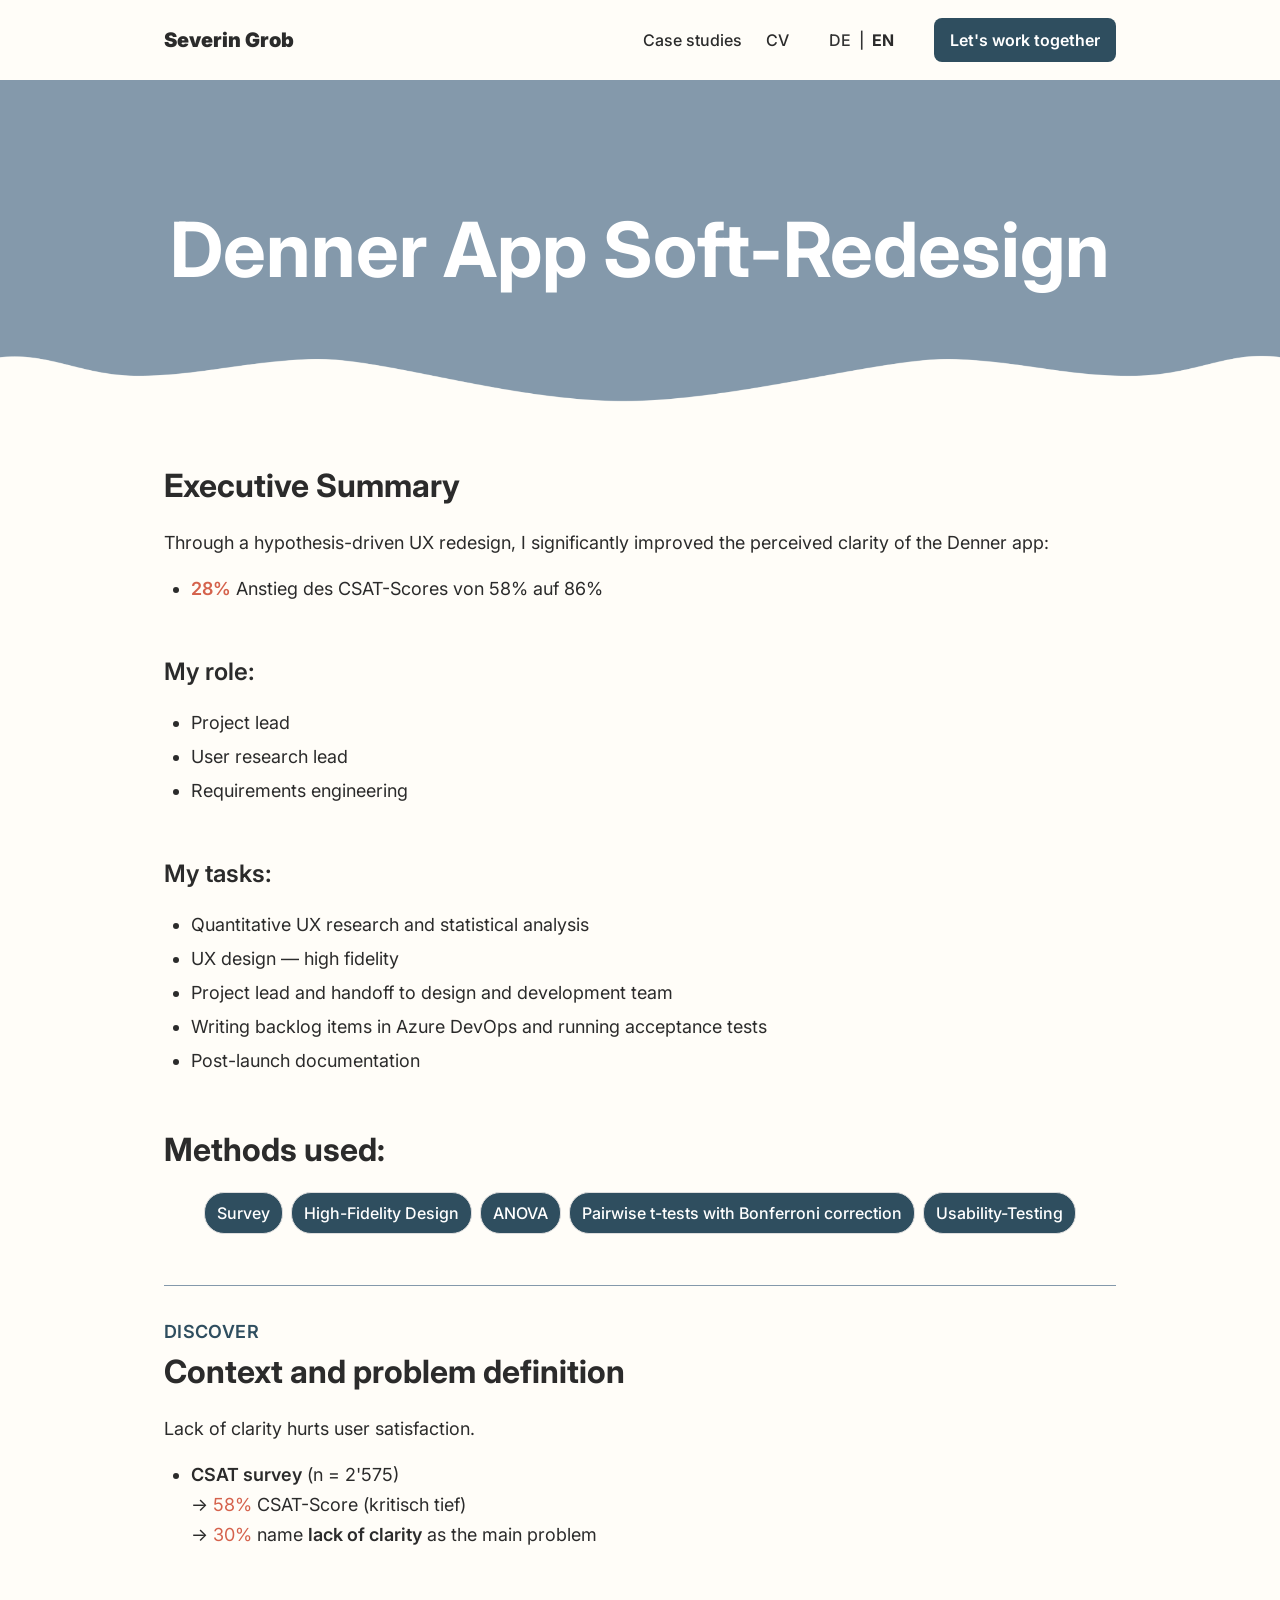
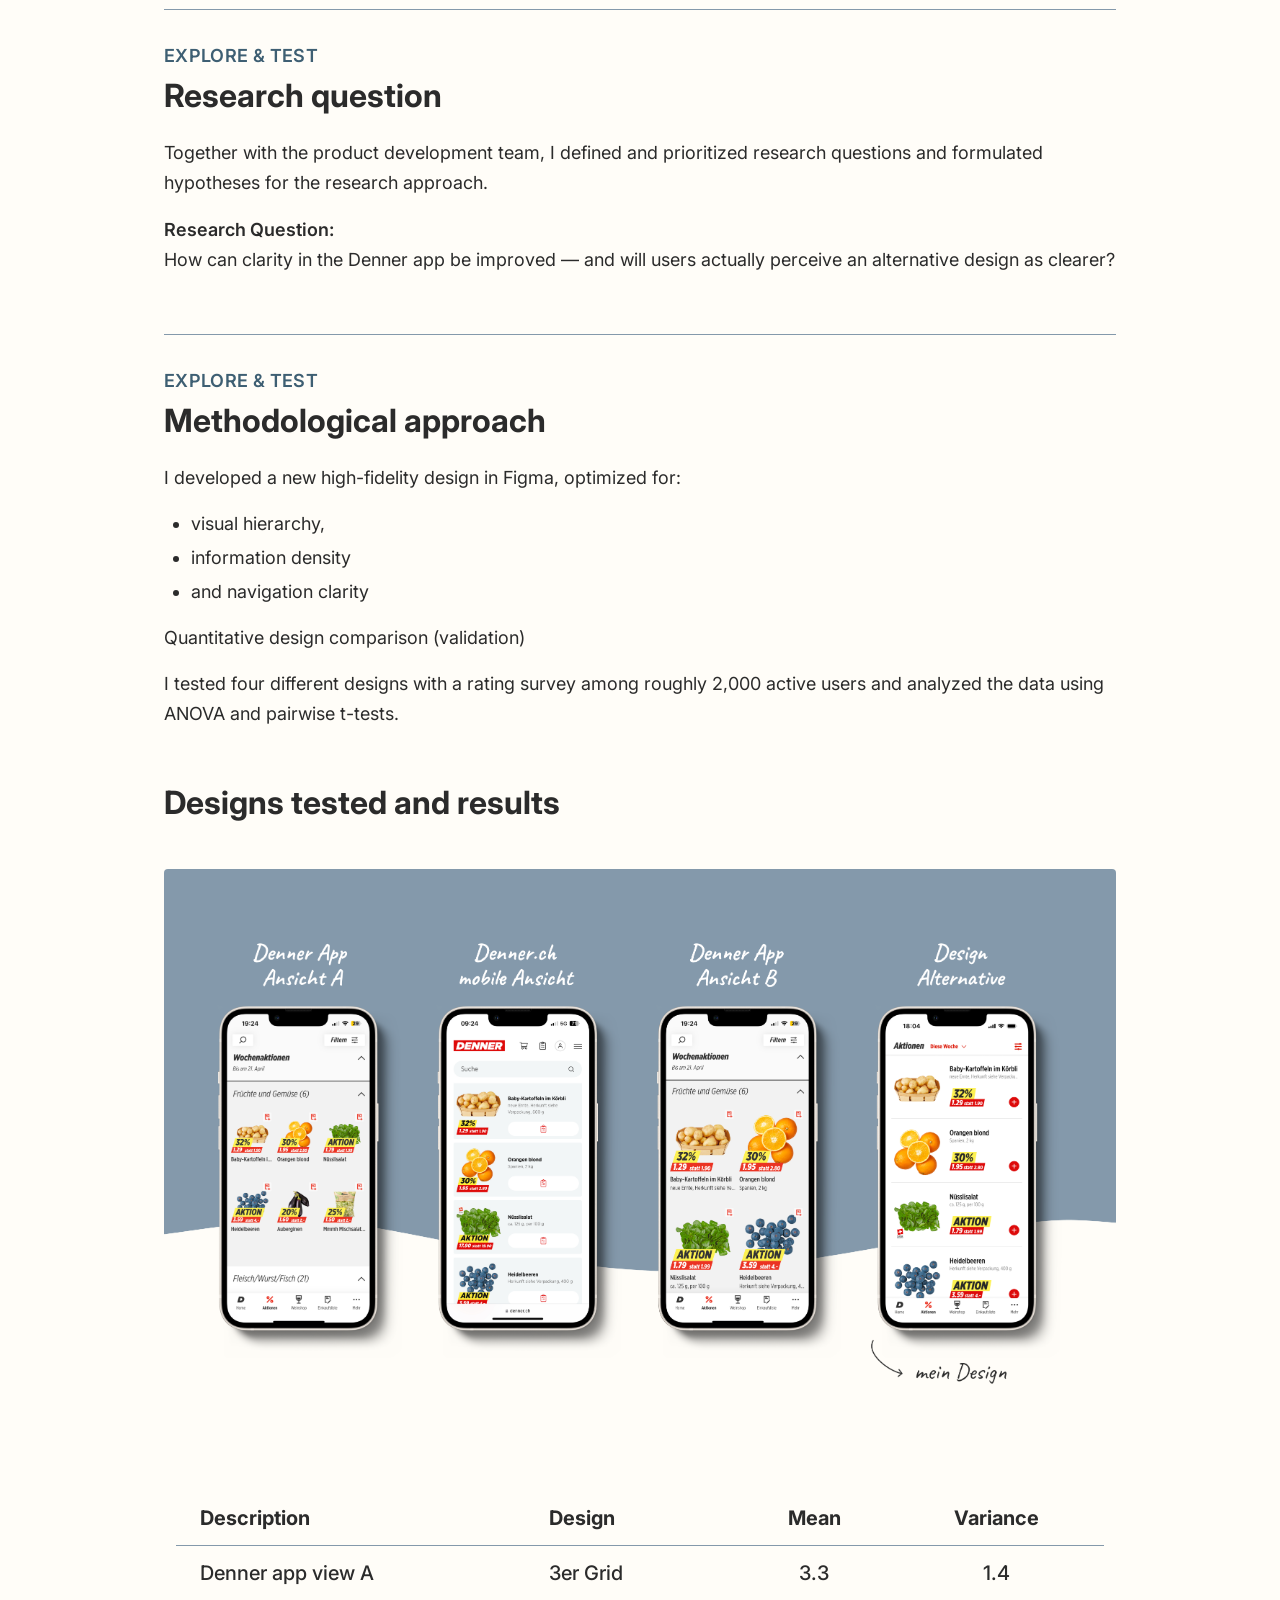
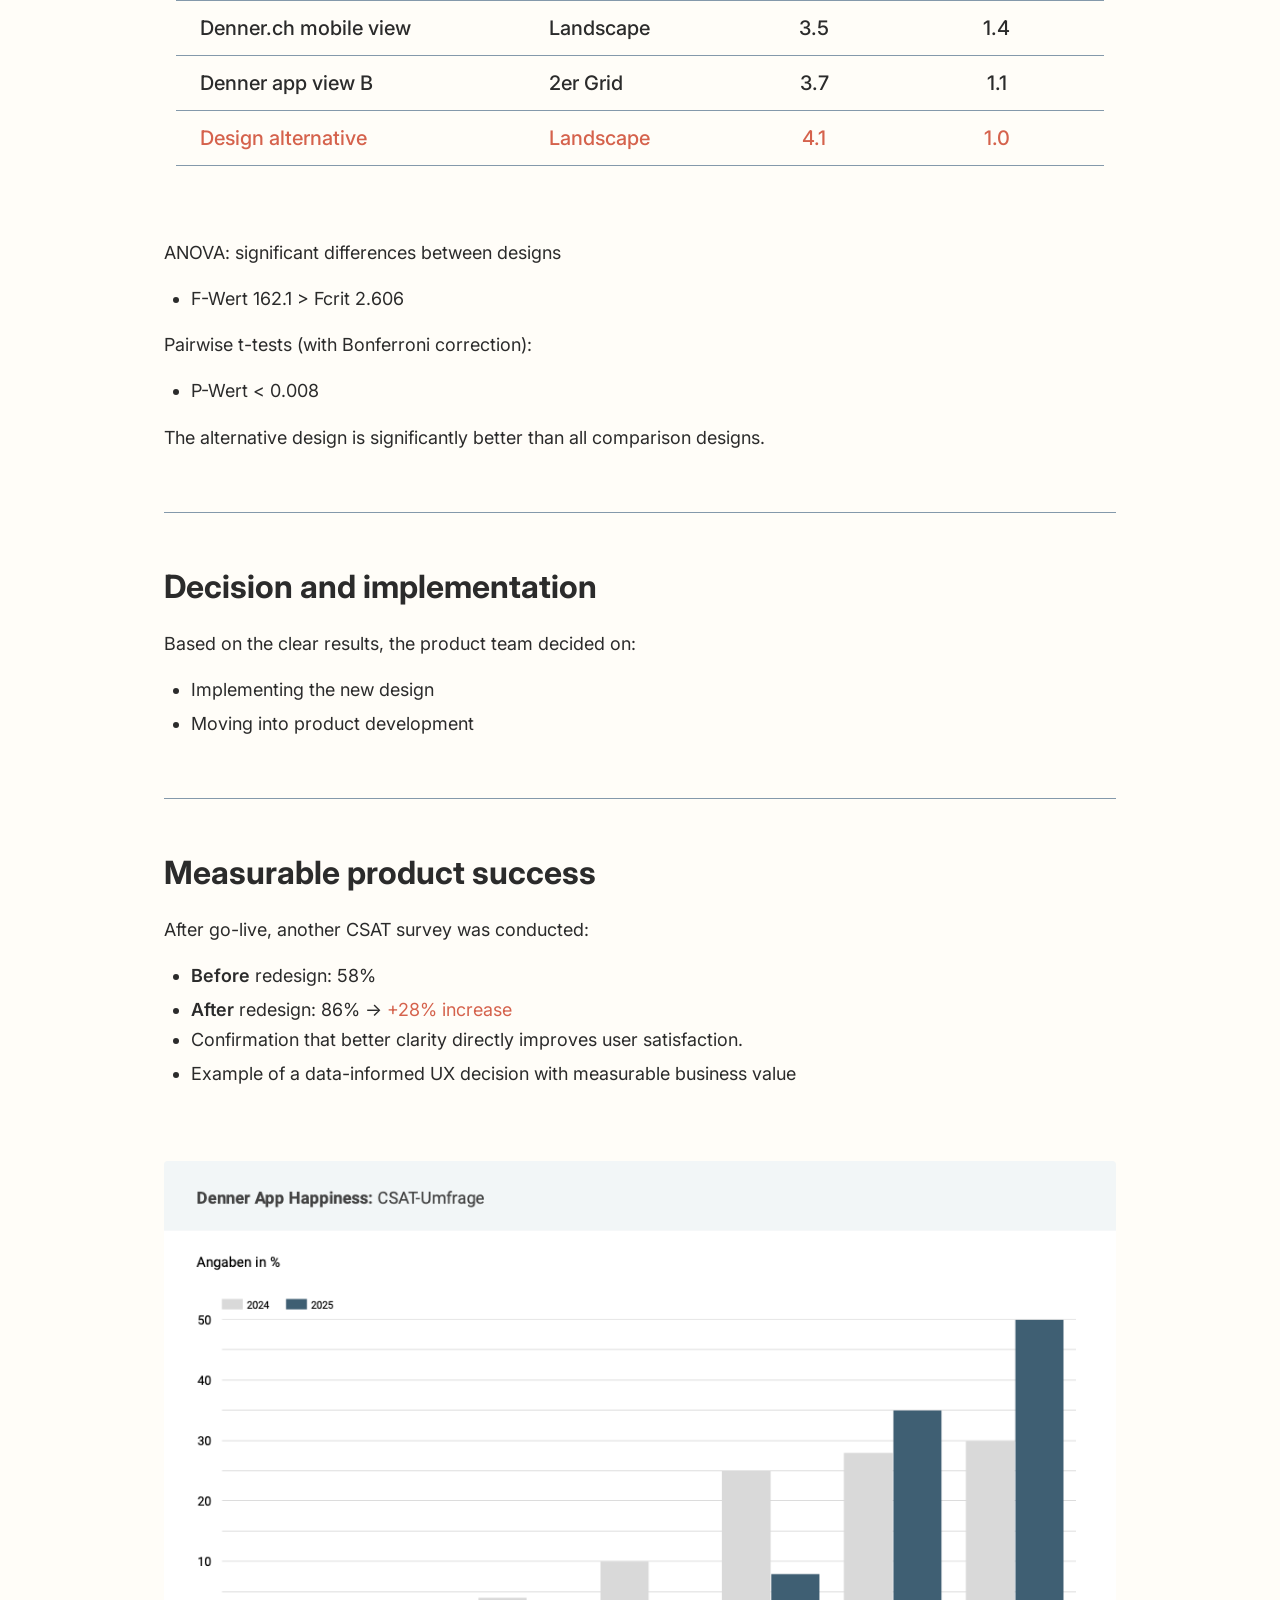
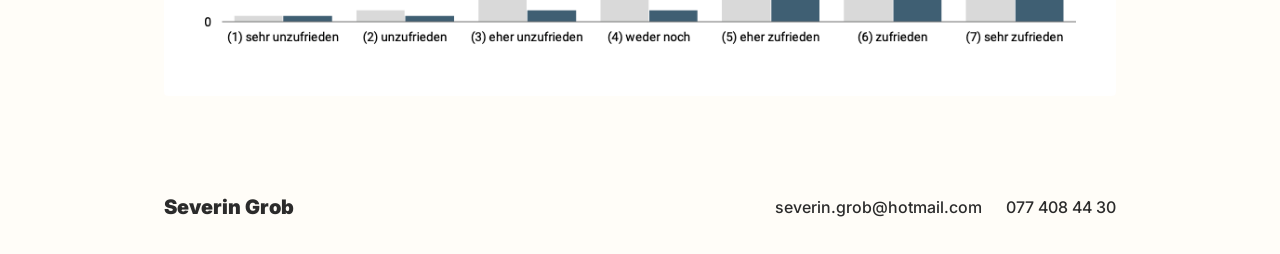
<file: site/en/case-studies/uebersichtlichkeit.html>
<!DOCTYPE html>
<html lang="en">
<head>
  <meta charset="UTF-8">
  <meta name="viewport" content="width=device-width, initial-scale=1.0">
  <title>Denner app soft redesign — Severin Grob</title>
  <link rel="alternate" hreflang="de" href="../../case-studies/uebersichtlichkeit.html">
  <link rel="alternate" hreflang="en" href="uebersichtlichkeit.html">
  <link rel="alternate" hreflang="x-default" href="../../case-studies/uebersichtlichkeit.html">
  <link rel="preconnect" href="https://fonts.googleapis.com">
  <link rel="preconnect" href="https://fonts.gstatic.com" crossorigin>
  <link href="https://fonts.googleapis.com/css2?family=Inter:wght@400;500;600;700;900&display=swap" rel="stylesheet">
  <link rel="stylesheet" href="../../css/base.css">
  <link rel="stylesheet" href="../../css/layout.css">
  <link rel="stylesheet" href="../../css/components.css">
  <link rel="stylesheet" href="../../css/case-study.css">
  <link rel="stylesheet" href="../../css/responsive.css">
</head>
<body>
  <header class="nav">
    <div class="container nav__inner">
      <a href="../index.html" class="nav__logo">Severin Grob</a>
      <nav class="nav__menu" aria-label="Main navigation">
        <div class="nav__links">
          <a href="../index.html#case-studies">Case studies</a>
          <a href="../cv.html">CV</a>
        </div>
        <div class="nav__lang" role="group" aria-label="Language">
          <a class="nav__lang-link" href="../../case-studies/uebersichtlichkeit.html" hreflang="de" lang="de">DE</a>
          <span class="nav__lang-separator" aria-hidden="true">|</span>
          <span class="nav__lang-link nav__lang-link--active" aria-current="page">EN</span>
        </div>
        <a href="https://www.linkedin.com/in/severin-grob-9a1a15102/" class="btn btn--nav" target="_blank" rel="noopener noreferrer">Let's work together</a>
      </nav>
      <button class="nav__toggle" aria-label="Open menu" aria-expanded="false" aria-controls="nav-flyout">
        <span class="nav__toggle-icon" aria-hidden="true">
          <span class="nav__toggle-line"></span>
          <span class="nav__toggle-line"></span>
          <span class="nav__toggle-line"></span>
        </span>
      </button>
    </div>
  </header>

  <nav id="nav-flyout" class="nav__flyout" aria-label="Mobile navigation">
    <div class="nav__flyout-lang" role="group" aria-label="Language">
      <a class="nav__flyout-lang-link" href="../../case-studies/uebersichtlichkeit.html" hreflang="de" lang="de">DE</a>
      <span class="nav__flyout-lang-separator" aria-hidden="true">|</span>
      <span class="nav__flyout-lang-link nav__flyout-lang-link--active" aria-current="page">EN</span>
    </div>
    <a class="nav__flyout-item" href="einkaufsliste.html">Case study: Shopping list</a>
    <a class="nav__flyout-item" href="uebersichtlichkeit.html">Case study: App clarity</a>
    <a class="nav__flyout-item" href="wunddokumentation.html">Case study: 3D scan app</a>
    <a class="nav__flyout-item" href="weinkonsum.html">Case study: Wine consumption</a>
    <a class="nav__flyout-item" href="../cv.html">CV</a>
    <div class="nav__flyout-cta">
      <a href="https://www.linkedin.com/in/severin-grob-9a1a15102/" class="btn" target="_blank" rel="noopener noreferrer">Let's work together</a>
    </div>
  </nav>

  <main>
    <section class="case-hero">
      <img class="case-hero__bg" src="../../assets/images/hero-uebersichtlichkeit.jpg" alt="">
      <h1 class="case-hero__title">Denner App Soft-Redesign</h1>
    </section>

    <div class="container content-section">
      <h2>Executive Summary</h2>
      <div class="text-block">
        <p>Through a hypothesis-driven UX redesign, I significantly improved the perceived clarity of the Denner app:</p>
        <ul>
          <li><strong class="highlight">28%</strong> Anstieg des CSAT-Scores von 58% auf 86%</li>
        </ul>
      </div>

      <div class="text-block">
        <p class="role-title">My role:</p>
        <ul>
          <li>Project lead</li>
          <li>User research lead</li>
          <li>Requirements engineering</li>
        </ul>
      </div>

      <div class="text-block">
        <p class="role-title">My tasks:</p>
        <ul>
          <li>Quantitative UX research and statistical analysis</li>
          <li>UX design — high fidelity</li>
          <li>Project lead and handoff to design and development team</li>
          <li>Writing backlog items in Azure DevOps and running acceptance tests</li>
          <li>Post-launch documentation</li>
        </ul>
      </div>

      <h2>Methods used:</h2>
      <div class="chips">
        <span class="chip">Survey</span>
        <span class="chip">High-Fidelity Design</span>
        <span class="chip">ANOVA</span>
        <span class="chip">Pairwise t-tests with Bonferroni correction</span>
        <span class="chip">Usability-Testing</span>
      </div>

      <hr class="divider">

      <h3 class="subtitle">DISCOVER</h3>
      <h2>Context and problem definition</h2>
      <div class="text-block">
        <p>Lack of clarity hurts user satisfaction.</p>
        <ul>
          <li>
            <strong>CSAT survey</strong> (n = 2'575)<br>
            → <span class="highlight">58%</span> CSAT-Score (kritisch tief)<br>
            → <span class="highlight">30%</span> name <strong>lack of clarity</strong> as the main problem
          </li>
        </ul>
      </div>

      <hr class="divider">

      <h3 class="subtitle subtitle--alt">EXPLORE &amp; TEST</h3>
      <h2>Research question</h2>
      <div class="text-block">
        <p>Together with the product development team, I defined and prioritized research questions and formulated hypotheses for the research approach.</p>
        <p><strong>Research Question:</strong><br>
        How can clarity in the Denner app be improved — and will users actually perceive an alternative design as clearer?</p>
      </div>

      <hr class="divider">

      <h3 class="subtitle subtitle--alt">EXPLORE &amp; TEST</h3>
      <h2>Methodological approach</h2>
      <div class="text-block">
        <p>I developed a new high-fidelity design in Figma, optimized for:</p>
        <ul>
          <li>visual hierarchy,</li>
          <li>information density</li>
          <li>and navigation clarity</li>
        </ul>
        <p>Quantitative design comparison (validation)</p>
        <p>I tested four different designs with a rating survey among roughly 2,000 active users and analyzed the data using ANOVA and pairwise t-tests.</p>
      </div>

      <h2>Designs tested and results</h2>
      <figure class="image-block image-block--desktop-only">
        <img src="../../assets/images/uebersichtlichkeit-1.jpg" alt="Four app designs compared">
      </figure>

      <div class="carousel carousel--mobile-only" aria-label="Getestete Designs">
        <div class="carousel__track">
          <div class="carousel__slide">
            <img src="../../assets/images/carousel/ueber-1-ansicht-a.jpg" alt="Denner app view A">
            <p class="carousel__caption">Denner app view A</p>
          </div>
          <div class="carousel__slide">
            <img src="../../assets/images/carousel/ueber-1-denner-ch.jpg" alt="Denner.ch mobile view">
            <p class="carousel__caption">Denner.ch mobile view</p>
          </div>
          <div class="carousel__slide">
            <img src="../../assets/images/carousel/ueber-1-ansicht-b.jpg" alt="Denner app view B">
            <p class="carousel__caption">Denner app view B</p>
          </div>
          <div class="carousel__slide">
            <img src="../../assets/images/carousel/ueber-1-alternative.jpg" alt="My design alternative">
            <p class="carousel__caption">My design alternative</p>
          </div>
        </div>
      </div>

      <div class="comparison-table">
        <div class="comparison-table__header">
          <span>Description</span>
          <span>Design</span>
          <span>Mean</span>
          <span>Variance</span>
        </div>
        <div class="comparison-table__row">
          <span>Denner app view A</span>
          <span>3er Grid</span>
          <span>3.3</span>
          <span>1.4</span>
        </div>
        <div class="comparison-table__row">
          <span>Denner.ch mobile view</span>
          <span>Landscape</span>
          <span>3.5</span>
          <span>1.4</span>
        </div>
        <div class="comparison-table__row">
          <span>Denner app view B</span>
          <span>2er Grid</span>
          <span>3.7</span>
          <span>1.1</span>
        </div>
        <div class="comparison-table__row comparison-table__row--highlight">
          <span>Design alternative</span>
          <span>Landscape</span>
          <span>4.1</span>
          <span>1.0</span>
        </div>
      </div>

      <div class="comparison-cards">
        <article class="comparison-card">
          <h4 class="comparison-card__title">Denner app view A</h4>
          <div class="comparison-card__detail"><span>Design</span><span>3er Grid</span></div>
          <div class="comparison-card__detail"><span>Mean</span><span>3.3</span></div>
          <div class="comparison-card__detail"><span>Variance</span><span>1.4</span></div>
        </article>
        <article class="comparison-card">
          <h4 class="comparison-card__title">Denner.ch mobile view</h4>
          <div class="comparison-card__detail"><span>Design</span><span>Landscape</span></div>
          <div class="comparison-card__detail"><span>Mean</span><span>3.5</span></div>
          <div class="comparison-card__detail"><span>Variance</span><span>1.4</span></div>
        </article>
        <article class="comparison-card">
          <h4 class="comparison-card__title">Denner app view B</h4>
          <div class="comparison-card__detail"><span>Design</span><span>2er Grid</span></div>
          <div class="comparison-card__detail"><span>Mean</span><span>3.7</span></div>
          <div class="comparison-card__detail"><span>Variance</span><span>1.1</span></div>
        </article>
        <article class="comparison-card comparison-card--highlight">
          <h4 class="comparison-card__title">Design alternative</h4>
          <div class="comparison-card__detail"><span>Design</span><span>Landscape</span></div>
          <div class="comparison-card__detail"><span>Mean</span><span>4.1</span></div>
          <div class="comparison-card__detail"><span>Variance</span><span>1.0</span></div>
        </article>
      </div>

      <div class="text-block">
        <p>ANOVA: significant differences between designs</p>
        <ul>
          <li>F-Wert 162.1 &gt; Fcrit 2.606</li>
        </ul>
        <p>Pairwise t-tests (with Bonferroni correction):</p>
        <ul>
          <li>P-Wert &lt; 0.008</li>
        </ul>
        <p>The alternative design is significantly better than all comparison designs.</p>
      </div>

      <hr class="divider">

      <h2>Decision and implementation</h2>
      <div class="text-block">
        <p>Based on the clear results, the product team decided on:</p>
        <ul>
          <li>Implementing the new design</li>
          <li>Moving into product development</li>
        </ul>
      </div>

      <hr class="divider">

      <h2>Measurable product success</h2>
      <div class="text-block">
        <p>After go-live, another CSAT survey was conducted:</p>
        <ul>
          <li><strong>Before</strong> redesign: 58%</li>
          <li><strong>After</strong> redesign: 86% → <span class="highlight">+28% increase</span></li>
        </ul>
        <ul>
          <li>Confirmation that better clarity directly improves user satisfaction.</li>
          <li>Example of a data-informed UX decision with measurable business value</li>
        </ul>
      </div>

      <figure class="image-block">
        <img src="../../assets/images/uebersichtlichkeit-2.jpg" alt="CSAT survey before and after redesign">
      </figure>
    </div>
  </main>

  <footer class="footer">
    <div class="container footer__inner">
      <span class="footer__name">Severin Grob</span>
      <div class="footer__contact">
        <a href="mailto:severin.grob@hotmail.com">severin.grob@hotmail.com</a>
        <a href="tel:+41774084430">077 408 44 30</a>
      </div>
    </div>
  </footer>

  <script src="../../js/nav.js"></script>
  <script src="../../js/carousel.js"></script>
</body>
</html>
</file>
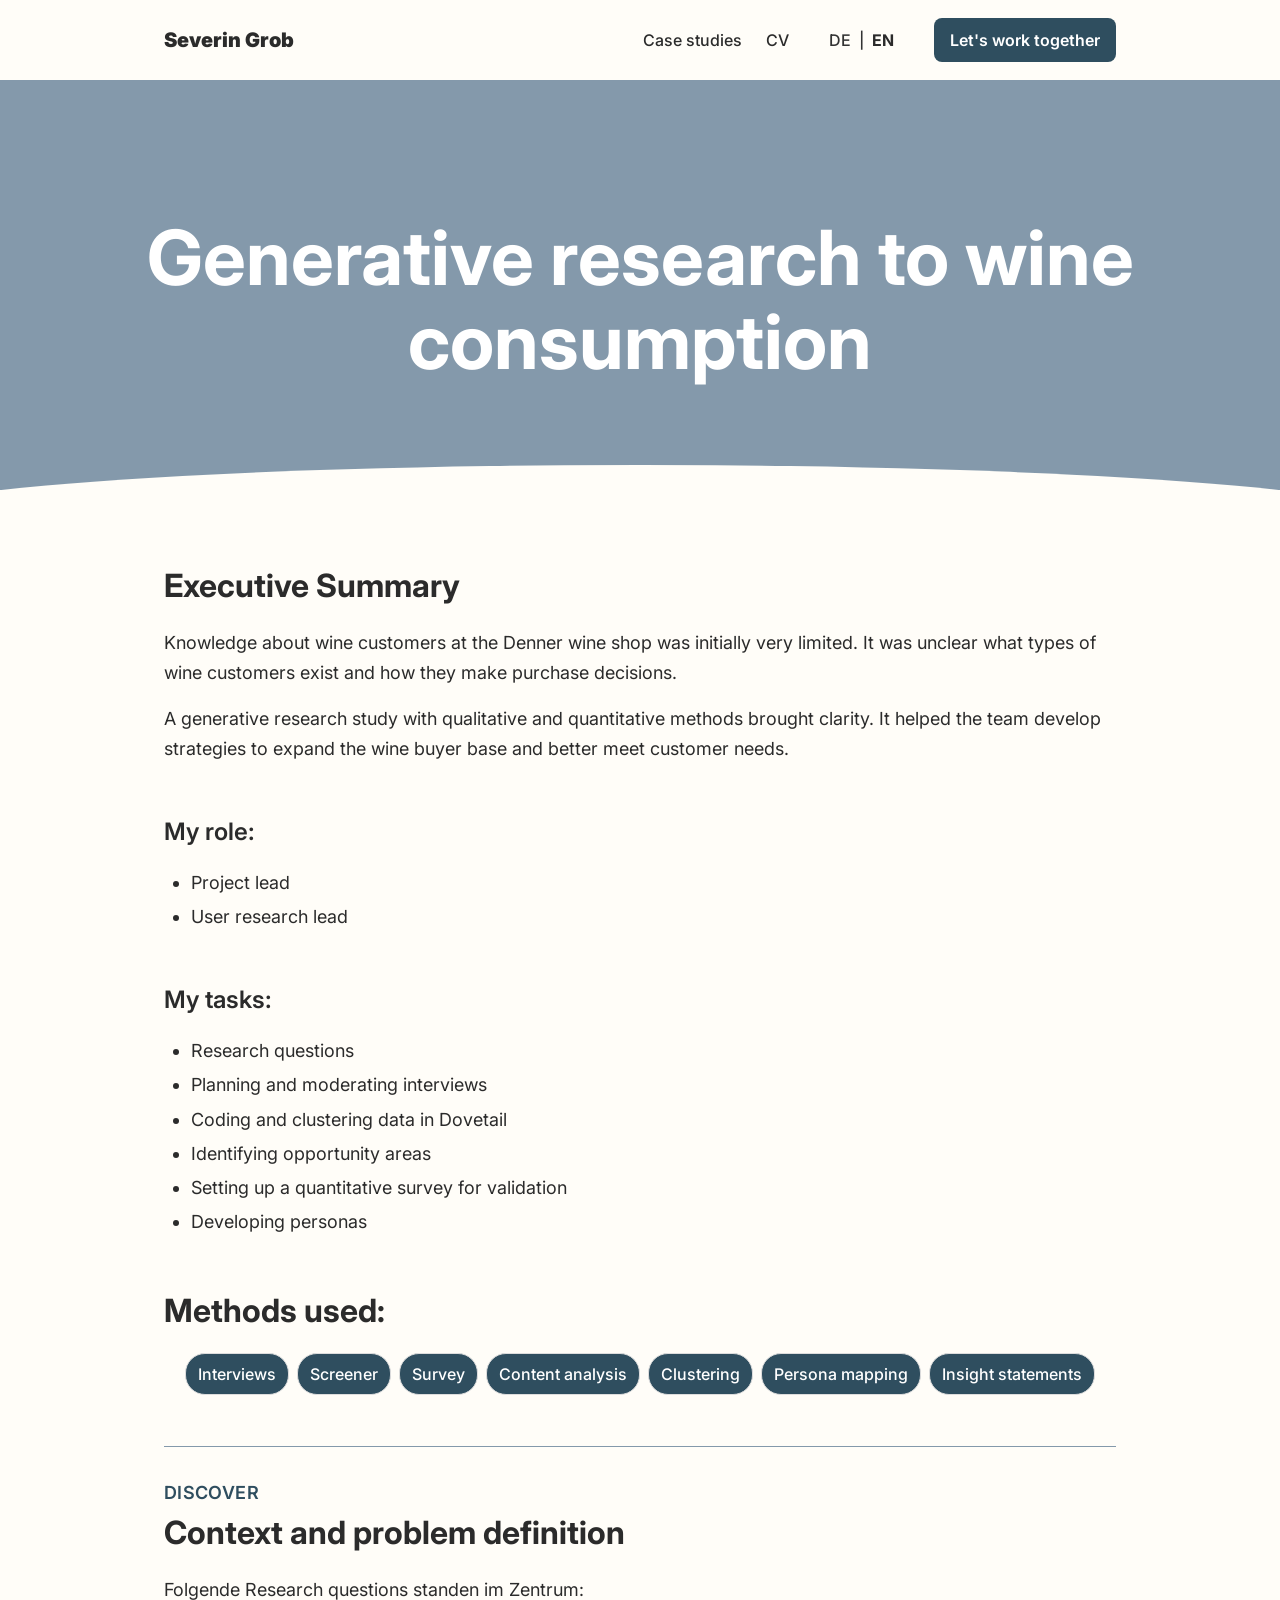
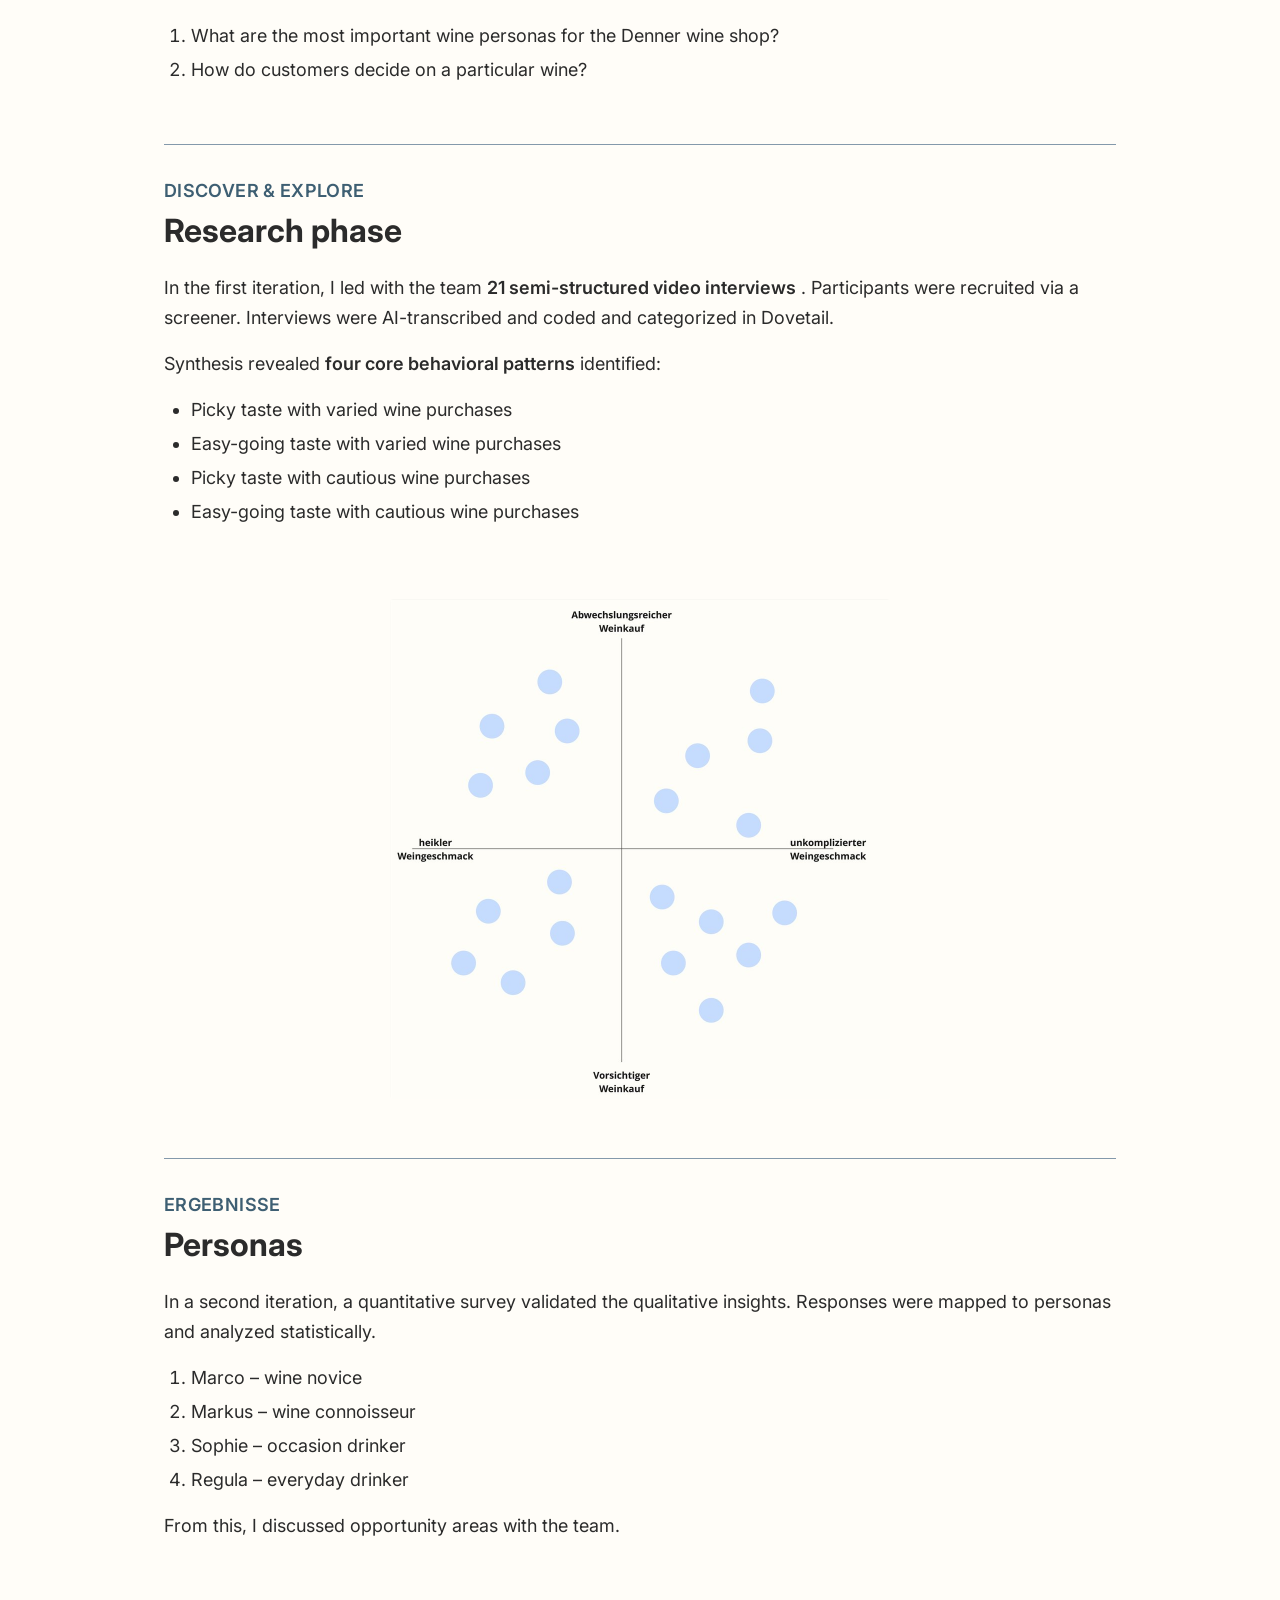
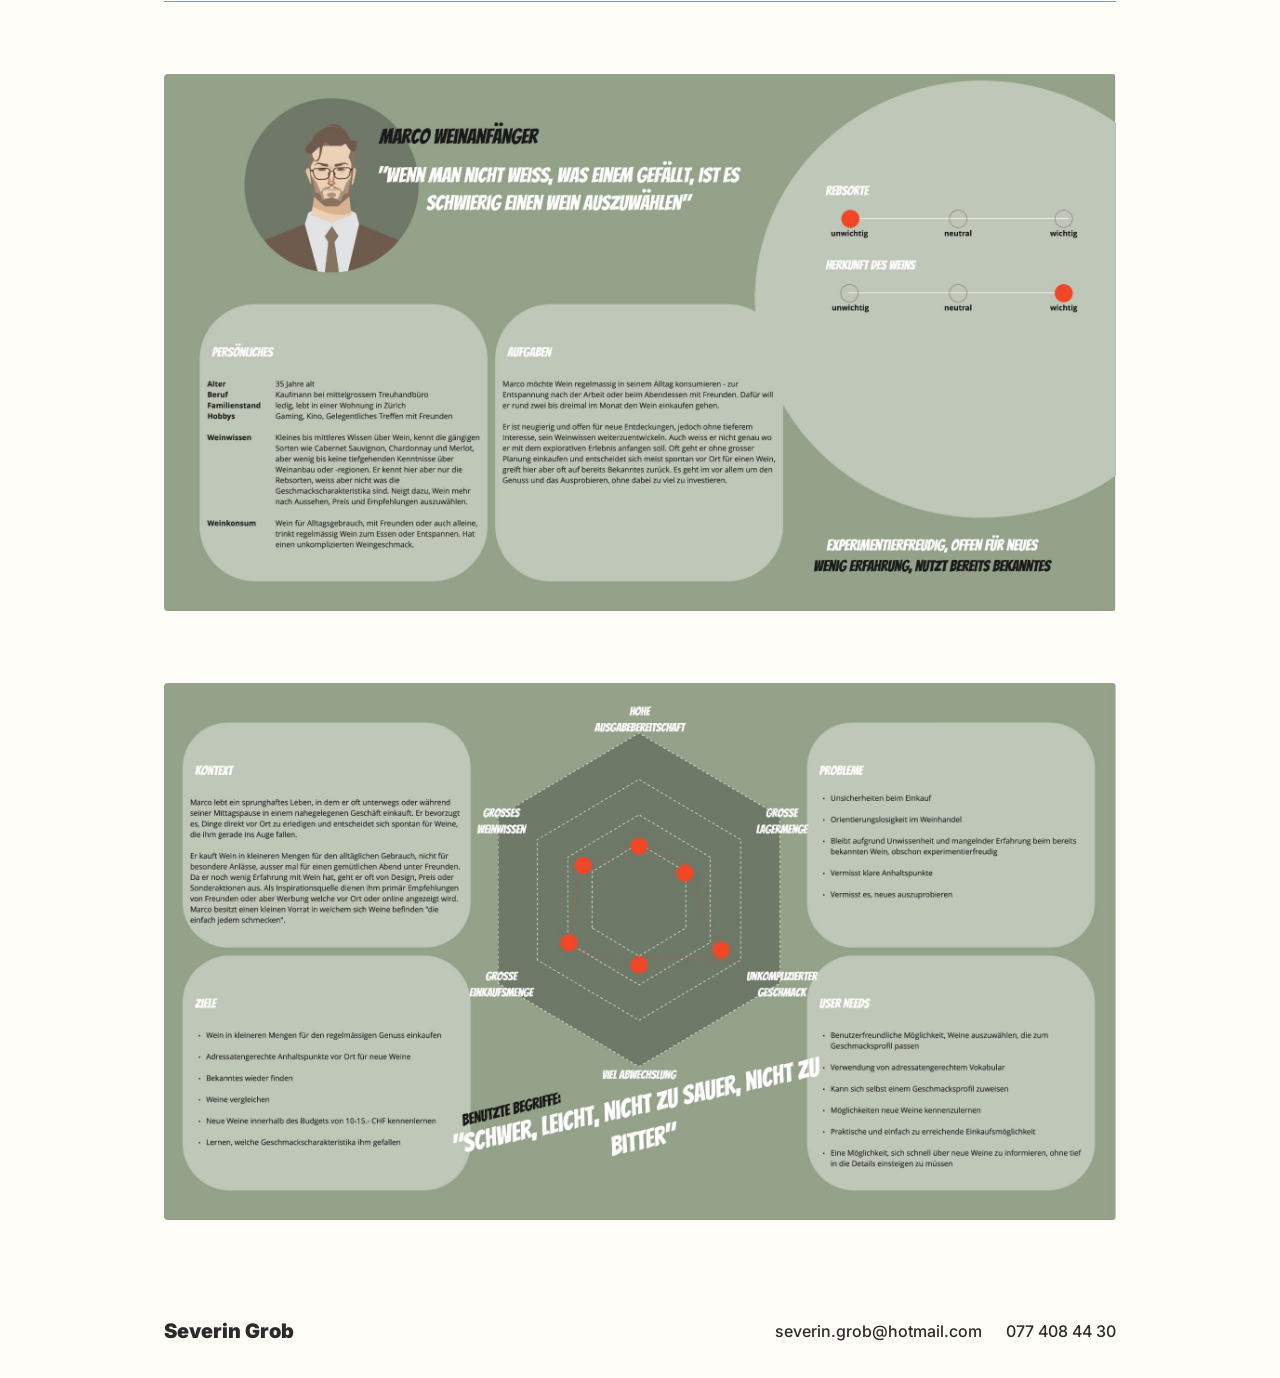
<file: site/en/case-studies/weinkonsum.html>
<!DOCTYPE html>
<html lang="en">
<head>
  <meta charset="UTF-8">
  <meta name="viewport" content="width=device-width, initial-scale=1.0">
  <title>Generative research to wine consumption — Severin Grob</title>
  <link rel="alternate" hreflang="de" href="../../case-studies/weinkonsum.html">
  <link rel="alternate" hreflang="en" href="weinkonsum.html">
  <link rel="alternate" hreflang="x-default" href="../../case-studies/weinkonsum.html">
  <link rel="preconnect" href="https://fonts.googleapis.com">
  <link rel="preconnect" href="https://fonts.gstatic.com" crossorigin>
  <link href="https://fonts.googleapis.com/css2?family=Inter:wght@400;500;600;700;900&display=swap" rel="stylesheet">
  <link rel="stylesheet" href="../../css/base.css">
  <link rel="stylesheet" href="../../css/layout.css">
  <link rel="stylesheet" href="../../css/components.css">
  <link rel="stylesheet" href="../../css/case-study.css">
  <link rel="stylesheet" href="../../css/responsive.css">
</head>
<body>
  <header class="nav">
    <div class="container nav__inner">
      <a href="../index.html" class="nav__logo">Severin Grob</a>
      <nav class="nav__menu" aria-label="Main navigation">
        <div class="nav__links">
          <a href="../index.html#case-studies">Case studies</a>
          <a href="../cv.html">CV</a>
        </div>
        <div class="nav__lang" role="group" aria-label="Language">
          <a class="nav__lang-link" href="../../case-studies/weinkonsum.html" hreflang="de" lang="de">DE</a>
          <span class="nav__lang-separator" aria-hidden="true">|</span>
          <span class="nav__lang-link nav__lang-link--active" aria-current="page">EN</span>
        </div>
        <a href="https://www.linkedin.com/in/severin-grob-9a1a15102/" class="btn btn--nav" target="_blank" rel="noopener noreferrer">Let's work together</a>
      </nav>
      <button class="nav__toggle" aria-label="Open menu" aria-expanded="false" aria-controls="nav-flyout">
        <span class="nav__toggle-icon" aria-hidden="true">
          <span class="nav__toggle-line"></span>
          <span class="nav__toggle-line"></span>
          <span class="nav__toggle-line"></span>
        </span>
      </button>
    </div>
  </header>

  <nav id="nav-flyout" class="nav__flyout" aria-label="Mobile navigation">
    <div class="nav__flyout-lang" role="group" aria-label="Language">
      <a class="nav__flyout-lang-link" href="../../case-studies/weinkonsum.html" hreflang="de" lang="de">DE</a>
      <span class="nav__flyout-lang-separator" aria-hidden="true">|</span>
      <span class="nav__flyout-lang-link nav__flyout-lang-link--active" aria-current="page">EN</span>
    </div>
    <a class="nav__flyout-item" href="einkaufsliste.html">Case study: Shopping list</a>
    <a class="nav__flyout-item" href="uebersichtlichkeit.html">Case study: App clarity</a>
    <a class="nav__flyout-item" href="wunddokumentation.html">Case study: 3D scan app</a>
    <a class="nav__flyout-item" href="weinkonsum.html">Case study: Wine consumption</a>
    <a class="nav__flyout-item" href="../cv.html">CV</a>
    <div class="nav__flyout-cta">
      <a href="https://www.linkedin.com/in/severin-grob-9a1a15102/" class="btn" target="_blank" rel="noopener noreferrer">Let's work together</a>
    </div>
  </nav>

  <main>
    <section class="case-hero case-hero--panel case-hero--weinkonsum">
      <div class="case-hero__title-panel">
        <h1 class="case-hero__title">Generative research to wine consumption</h1>
      </div>
    </section>

    <div class="container content-section">
      <h2>Executive Summary</h2>
      <div class="text-block">
        <p>Knowledge about wine customers at the Denner wine shop was initially very limited. It was unclear what types of wine customers exist and how they make purchase decisions.</p>
        <p>A generative research study with qualitative and quantitative methods brought clarity. It helped the team develop strategies to expand the wine buyer base and better meet customer needs.</p>
      </div>

      <div class="text-block">
        <p class="role-title">My role:</p>
        <ul>
          <li>Project lead</li>
          <li>User research lead</li>
        </ul>
      </div>

      <div class="text-block">
        <p class="role-title">My tasks:</p>
        <ul>
          <li>Research questions</li>
          <li>Planning and moderating interviews</li>
          <li>Coding and clustering data in Dovetail</li>
          <li>Identifying opportunity areas</li>
          <li>Setting up a quantitative survey for validation</li>
          <li>Developing personas</li>
        </ul>
      </div>

      <h2>Methods used:</h2>
      <div class="chips">
        <span class="chip">Interviews</span>
        <span class="chip">Screener</span>
        <span class="chip">Survey</span>
        <span class="chip">Content analysis</span>
        <span class="chip">Clustering</span>
        <span class="chip">Persona mapping</span>
        <span class="chip">Insight statements</span>
      </div>

      <hr class="divider">

      <h3 class="subtitle">DISCOVER</h3>
      <h2>Context and problem definition</h2>
      <div class="text-block">
        <p>Folgende Research questions standen im Zentrum:</p>
        <ol>
          <li>What are the most important wine personas for the Denner wine shop?</li>
          <li>How do customers decide on a particular wine?</li>
        </ol>
      </div>

      <hr class="divider">

      <h3 class="subtitle subtitle--alt">Discover &amp; Explore</h3>
      <h2>Research phase</h2>
      <div class="text-block">
        <p>In the first iteration, I led with the team <strong>21 semi-structured video interviews</strong> . Participants were recruited via a screener. Interviews were AI-transcribed and coded and categorized in Dovetail.</p>
        <p>Synthesis revealed <strong>four core behavioral patterns</strong> identified:</p>
        <ul>
          <li>Picky taste with varied wine purchases</li>
          <li>Easy-going taste with varied wine purchases</li>
          <li>Picky taste with cautious wine purchases</li>
          <li>Easy-going taste with cautious wine purchases</li>
        </ul>
      </div>

      <figure class="image-block image-block--narrow">
        <img src="../../assets/images/weinkonsum-1-verhaltensmuster.jpg" alt="Matrix of four behavioral patterns in wine purchasing">
      </figure>

      <hr class="divider">

      <h3 class="subtitle subtitle--alt">Ergebnisse</h3>
      <h2>Personas</h2>
      <div class="text-block">
        <p>In a second iteration, a quantitative survey validated the qualitative insights. Responses were mapped to personas and analyzed statistically.</p>
        <ol>
          <li>Marco – wine novice</li>
          <li>Markus – wine connoisseur</li>
          <li>Sophie – occasion drinker</li>
          <li>Regula – everyday drinker</li>
        </ol>
        <p>From this, I discussed opportunity areas with the team.</p>
      </div>

      <hr class="divider">

      <figure class="image-block">
        <img src="../../assets/images/weinkonsum-2-persona-1.jpg" alt="Persona Marco, wine novice: personal details, tasks, and evaluation of grape variety and origin">
      </figure>

      <figure class="image-block">
        <img src="../../assets/images/weinkonsum-3-persona-2.jpg" alt="Persona Marco, wine novice: context, problems, goals, user needs, and attribute diagram">
      </figure>
    </div>
  </main>

  <footer class="footer">
    <div class="container footer__inner">
      <span class="footer__name">Severin Grob</span>
      <div class="footer__contact">
        <a href="mailto:severin.grob@hotmail.com">severin.grob@hotmail.com</a>
        <a href="tel:+41774084430">077 408 44 30</a>
      </div>
    </div>
  </footer>

  <script src="../../js/nav.js"></script>
</body>
</html>
</file>
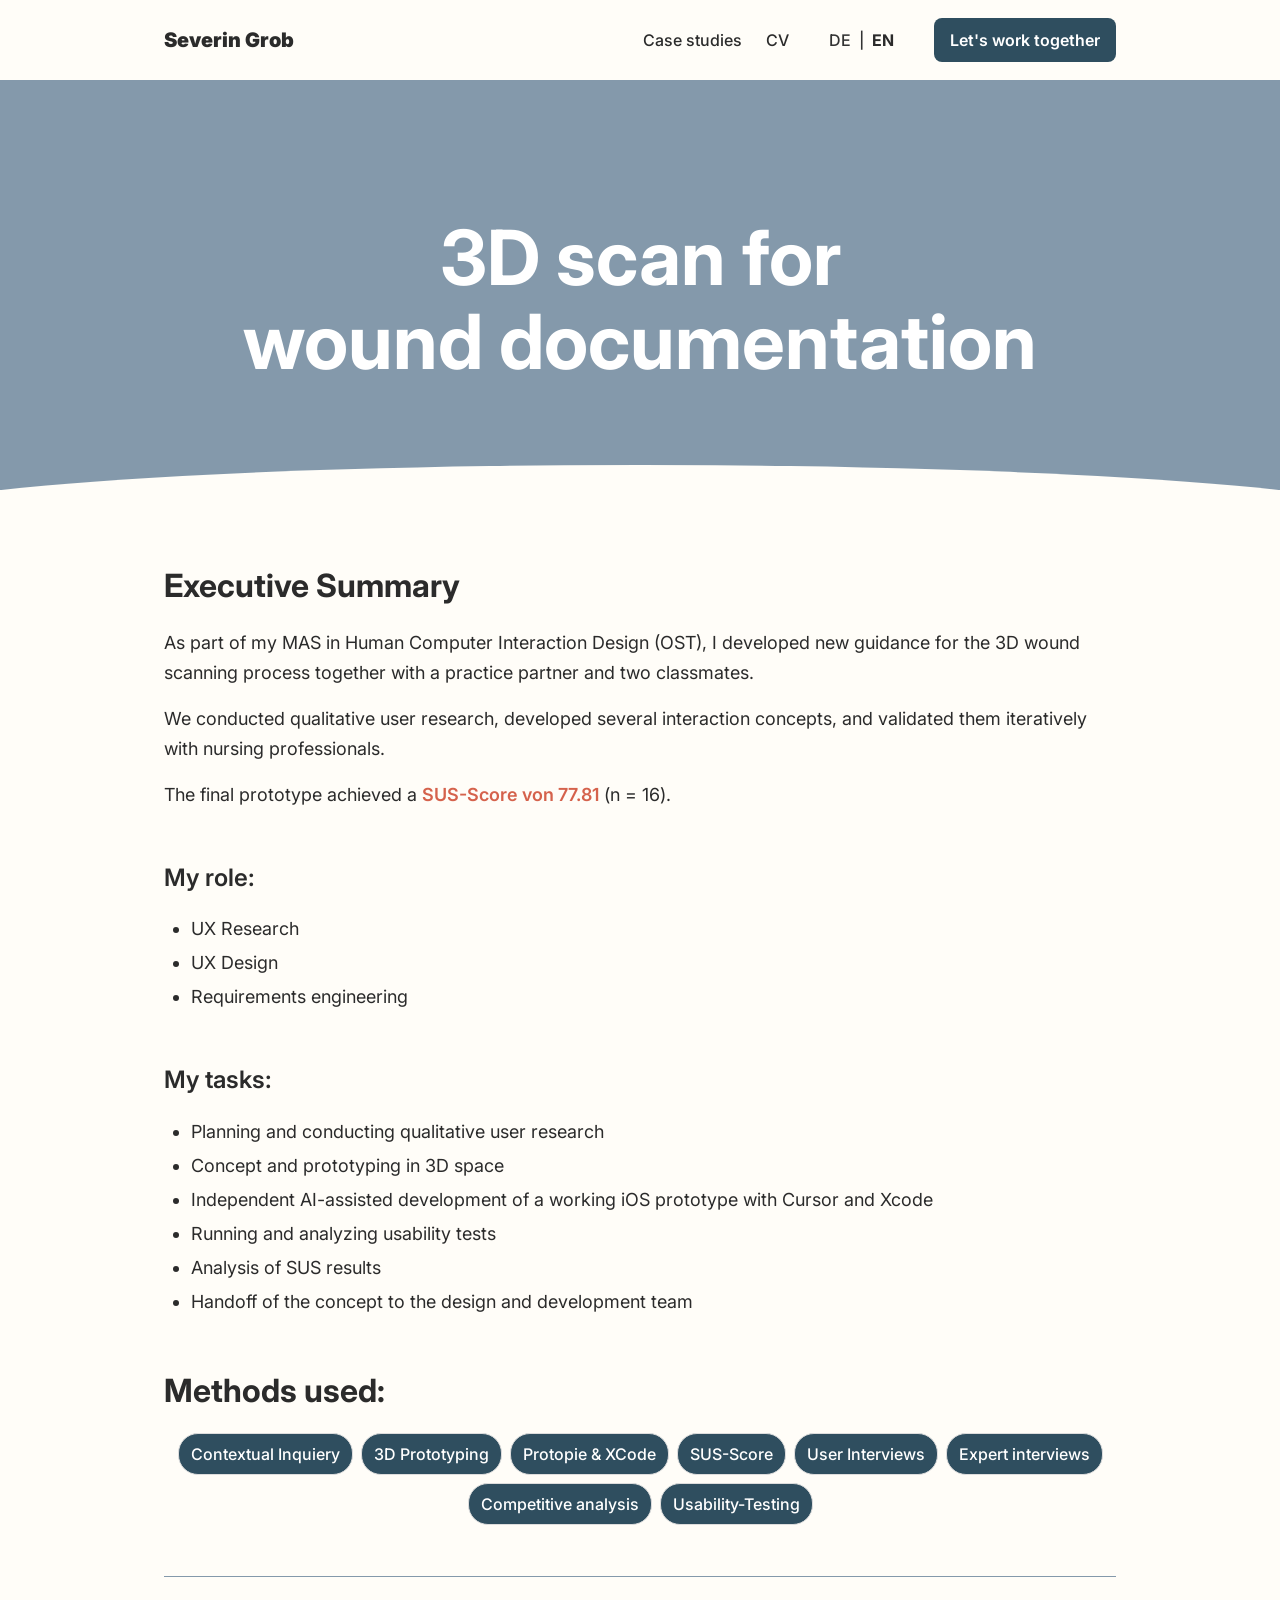
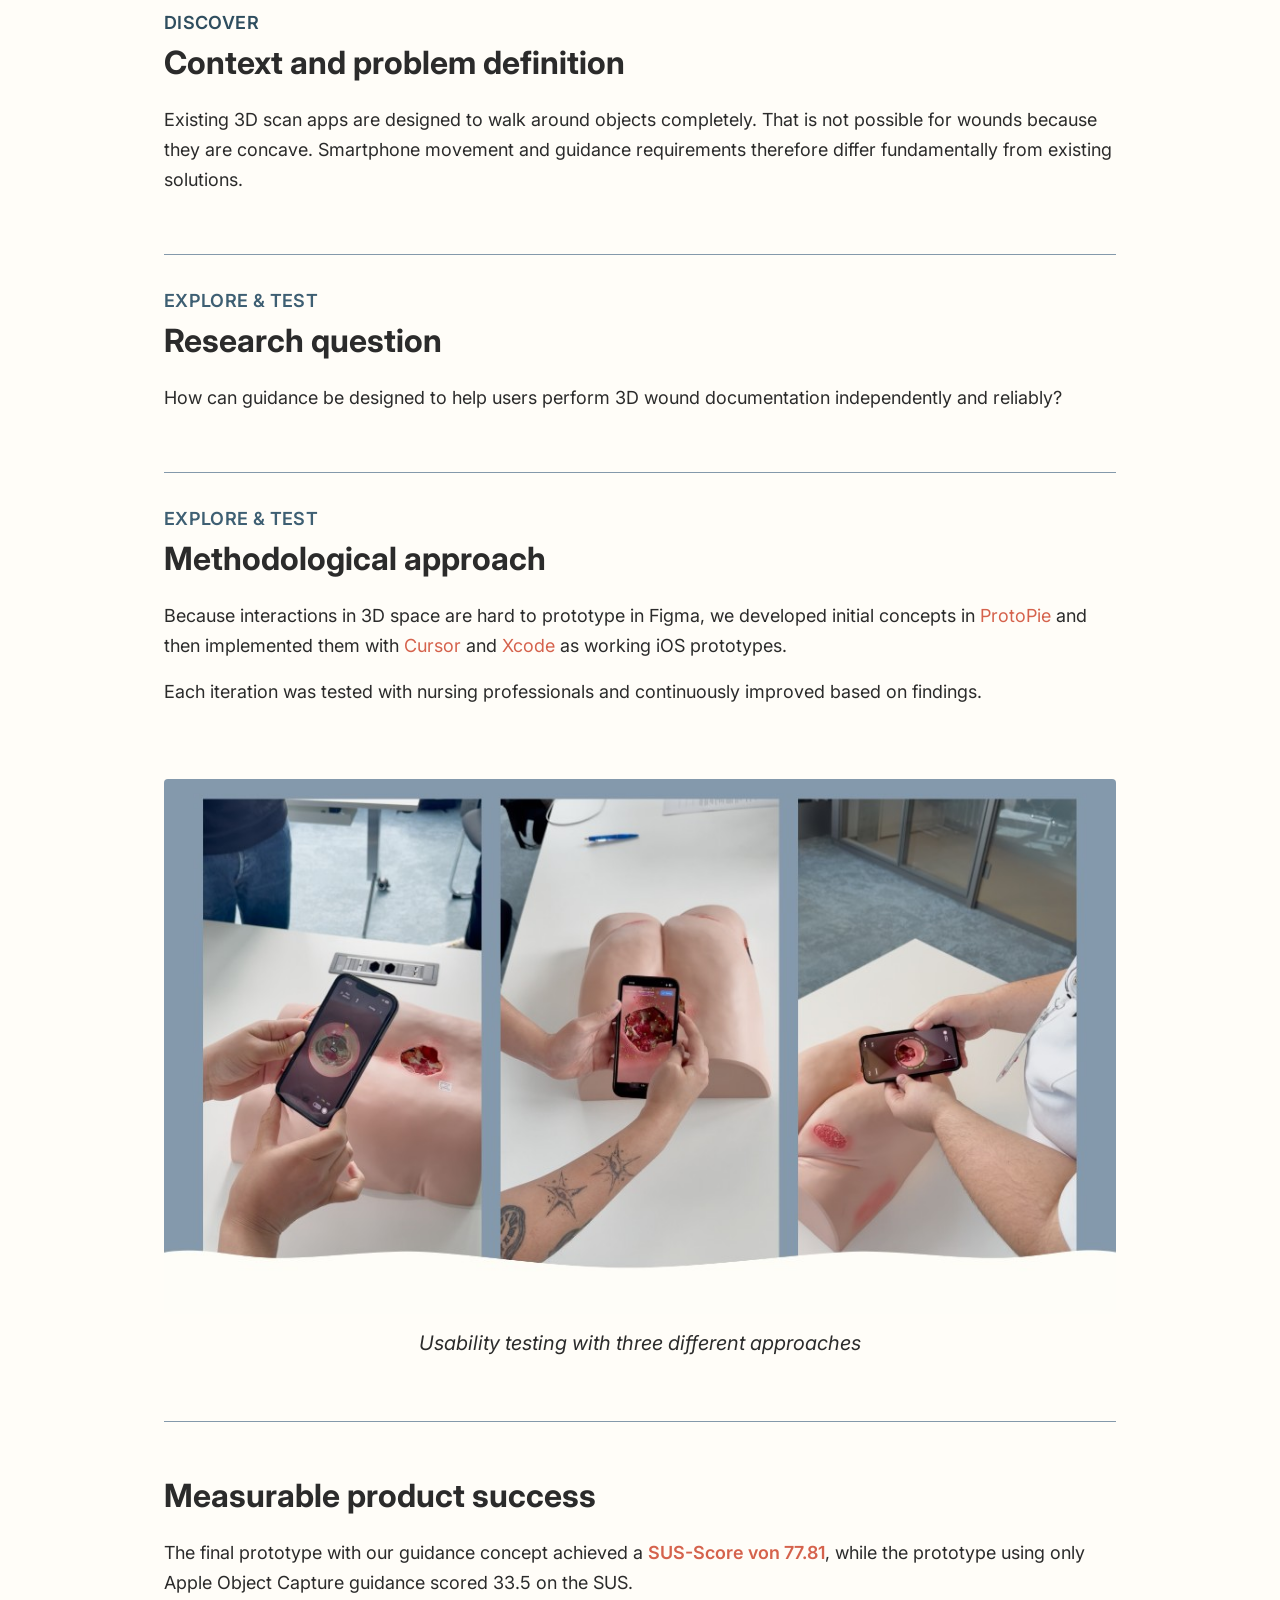
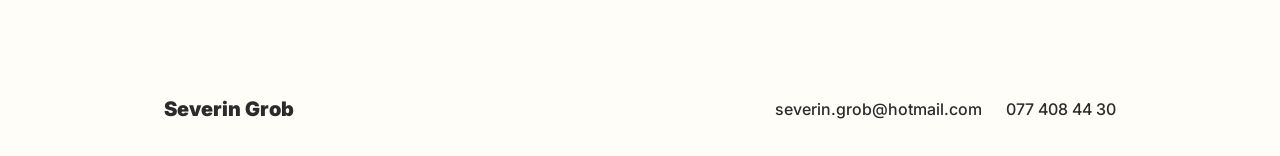
<file: site/en/case-studies/wunddokumentation.html>
<!DOCTYPE html>
<html lang="en">
<head>
  <meta charset="UTF-8">
  <meta name="viewport" content="width=device-width, initial-scale=1.0">
  <meta name="robots" content="noindex, nofollow">
  <title>3D scan for wound documentation — Severin Grob</title>
  <link rel="alternate" hreflang="de" href="../../case-studies/wunddokumentation.html">
  <link rel="alternate" hreflang="en" href="wunddokumentation.html">
  <link rel="alternate" hreflang="x-default" href="../../case-studies/wunddokumentation.html">
  <link rel="preconnect" href="https://fonts.googleapis.com">
  <link rel="preconnect" href="https://fonts.gstatic.com" crossorigin>
  <link href="https://fonts.googleapis.com/css2?family=Inter:wght@400;500;600;700;900&display=swap" rel="stylesheet">
  <link rel="stylesheet" href="../../css/base.css">
  <link rel="stylesheet" href="../../css/layout.css">
  <link rel="stylesheet" href="../../css/components.css">
  <link rel="stylesheet" href="../../css/case-study.css">
  <link rel="stylesheet" href="../../css/responsive.css">
</head>
<body>
  <header class="nav">
    <div class="container nav__inner">
      <a href="../index.html" class="nav__logo">Severin Grob</a>
      <nav class="nav__menu" aria-label="Main navigation">
        <div class="nav__links">
          <a href="../index.html#case-studies">Case studies</a>
          <a href="../cv.html">CV</a>
        </div>
        <div class="nav__lang" role="group" aria-label="Language">
          <a class="nav__lang-link" href="../../case-studies/wunddokumentation.html" hreflang="de" lang="de">DE</a>
          <span class="nav__lang-separator" aria-hidden="true">|</span>
          <span class="nav__lang-link nav__lang-link--active" aria-current="page">EN</span>
        </div>
        <a href="https://www.linkedin.com/in/severin-grob-9a1a15102/" class="btn btn--nav" target="_blank" rel="noopener noreferrer">Let's work together</a>
      </nav>
      <button class="nav__toggle" aria-label="Open menu" aria-expanded="false" aria-controls="nav-flyout">
        <span class="nav__toggle-icon" aria-hidden="true">
          <span class="nav__toggle-line"></span>
          <span class="nav__toggle-line"></span>
          <span class="nav__toggle-line"></span>
        </span>
      </button>
    </div>
  </header>

  <nav id="nav-flyout" class="nav__flyout" aria-label="Mobile navigation">
    <div class="nav__flyout-lang" role="group" aria-label="Language">
      <a class="nav__flyout-lang-link" href="../../case-studies/wunddokumentation.html" hreflang="de" lang="de">DE</a>
      <span class="nav__flyout-lang-separator" aria-hidden="true">|</span>
      <span class="nav__flyout-lang-link nav__flyout-lang-link--active" aria-current="page">EN</span>
    </div>
    <a class="nav__flyout-item" href="einkaufsliste.html">Case study: Shopping list</a>
    <a class="nav__flyout-item" href="uebersichtlichkeit.html">Case study: App clarity</a>
    <a class="nav__flyout-item" href="wunddokumentation.html">Case study: 3D scan app</a>
    <a class="nav__flyout-item" href="weinkonsum.html">Case study: Wine consumption</a>
    <a class="nav__flyout-item" href="../cv.html">CV</a>
    <div class="nav__flyout-cta">
      <a href="https://www.linkedin.com/in/severin-grob-9a1a15102/" class="btn" target="_blank" rel="noopener noreferrer">Let's work together</a>
    </div>
  </nav>

  <main>
    <section class="case-hero case-hero--panel case-hero--wunddokumentation">
      <div class="case-hero__title-panel">
        <h1 class="case-hero__title">3D scan for<br>wound documentation</h1>
      </div>
    </section>

    <div class="container content-section">
      <h2>Executive Summary</h2>
      <div class="text-block">
        <p>As part of my MAS in Human Computer Interaction Design (OST), I developed new guidance for the 3D wound scanning process together with a practice partner and two classmates.</p>
        <p>We conducted qualitative user research, developed several interaction concepts, and validated them iteratively with nursing professionals.</p>
        <p>The final prototype achieved a <strong class="highlight">SUS-Score von 77.81</strong> (n = 16).</p>
      </div>

      <div class="text-block">
        <p class="role-title">My role:</p>
        <ul>
          <li>UX Research</li>
          <li>UX Design</li>
          <li>Requirements engineering</li>
        </ul>
      </div>

      <div class="text-block">
        <p class="role-title">My tasks:</p>
        <ul>
          <li>Planning and conducting qualitative user research</li>
          <li>Concept and prototyping in 3D space</li>
          <li>Independent AI-assisted development of a working iOS prototype with Cursor and Xcode</li>
          <li>Running and analyzing usability tests</li>
          <li>Analysis of SUS results</li>
          <li>Handoff of the concept to the design and development team</li>
        </ul>
      </div>

      <h2>Methods used:</h2>
      <div class="chips">
        <span class="chip">Contextual Inquiery</span>
        <span class="chip">3D Prototyping</span>
        <span class="chip">Protopie &amp; XCode</span>
        <span class="chip">SUS-Score</span>
        <span class="chip">User Interviews</span>
        <span class="chip">Expert interviews</span>
        <span class="chip">Competitive analysis</span>
        <span class="chip">Usability-Testing</span>
      </div>

      <hr class="divider">

      <h3 class="subtitle">DISCOVER</h3>
      <h2>Context and problem definition</h2>
      <div class="text-block">
        <p>Existing 3D scan apps are designed to walk around objects completely. That is not possible for wounds because they are concave. Smartphone movement and guidance requirements therefore differ fundamentally from existing solutions.</p>
      </div>

      <hr class="divider">

      <h3 class="subtitle subtitle--alt">EXPLORE &amp; TEST</h3>
      <h2>Research question</h2>
      <div class="text-block">
        <p>How can guidance be designed to help users perform 3D wound documentation independently and reliably?</p>
      </div>

      <hr class="divider">

      <h3 class="subtitle subtitle--alt">EXPLORE &amp; TEST</h3>
      <h2>Methodological approach</h2>
      <div class="text-block">
        <p>Because interactions in 3D space are hard to prototype in Figma, we developed initial concepts in <span class="highlight">ProtoPie</span> and then implemented them with <span class="highlight">Cursor</span> and <span class="highlight">Xcode</span> as working iOS prototypes.</p>
        <p>Each iteration was tested with nursing professionals and continuously improved based on findings.</p>
      </div>

      <figure class="image-block">
        <img src="../../assets/images/wunddokumentation-tests.png" alt="Usability testing with three different approaches">
        <figcaption>Usability testing with three different approaches</figcaption>
      </figure>

      <hr class="divider">

      <h2>Measurable product success</h2>
      <div class="text-block">
        <p>The final prototype with our guidance concept achieved a <strong class="highlight">SUS-Score von 77.81</strong>, while the prototype using only Apple Object Capture guidance scored 33.5 on the SUS.</p>
      </div>
    </div>
  </main>

  <footer class="footer">
    <div class="container footer__inner">
      <span class="footer__name">Severin Grob</span>
      <div class="footer__contact">
        <a href="mailto:severin.grob@hotmail.com">severin.grob@hotmail.com</a>
        <a href="tel:+41774084430">077 408 44 30</a>
      </div>
    </div>
  </footer>

  <script src="../../js/nav.js"></script>
</body>
</html>
</file>
<file: site/css/base.css>
*,
*::before,
*::after {
  box-sizing: border-box;
  margin: 0;
  padding: 0;
}

:root {
  --bg: #fffdf8;
  --text: #2b2b2b;
  --text-third: #333;
  --accent: #2f4e5f;
  --accent-alt: #3e5f73;
  --highlight: #d5624c;
  --divider: #8499ab;
  --container: 1000px;
  --nav-height: 80px;
  --nav-height-mobile: 80px;
}

html {
  scroll-behavior: smooth;
}

body {
  background: var(--bg);
  color: var(--text);
  font-family: Inter, system-ui, -apple-system, sans-serif;
  line-height: 1.5;
  font-size: 18px;
}

img {
  display: block;
  max-width: 100%;
}

a {
  color: inherit;
  text-decoration: none;
}

ul, ol {
  padding-left: 1.5em;
}

.highlight {
  color: var(--highlight);
}

.text-block p + p,
.text-block ul + p,
.text-block p + ul,
.text-block p + ol,
.text-block ol + p {
  margin-top: 16px;
}

.text-block li + li {
  margin-top: 4px;
}

.text-block li ul {
  margin-top: 8px;
}
</file>
<file: site/css/layout.css>
.container {
  width: 100%;
  max-width: var(--container);
  margin: 0 auto;
  padding: 0 24px;
}

.section {
  padding: 40px 0;
}

.section--hero {
  padding: 64px 0 40px;
}

.section--skills {
  padding: 80px 0;
}

.section-heading {
  padding-top: 32px;
}

.section-heading h2 {
  font-size: clamp(24px, 4vw, 32px);
  font-weight: 700;
  line-height: 1.2;
}

.divider {
  border: none;
  border-bottom: 0.5px solid var(--divider);
  margin: 12px 0 24px;
  height: 24px;
}
</file>
<file: site/css/components.css>
/* Navigation */
.nav {
  height: var(--nav-height);
  display: flex;
  align-items: center;
  background: var(--bg);
  position: sticky;
  top: 0;
  z-index: 100;
}

.nav__inner {
  display: flex;
  align-items: center;
  justify-content: space-between;
  width: 100%;
}

.nav__logo {
  font-size: 20px;
  font-weight: 900;
}

.nav__menu {
  display: flex;
  align-items: center;
  gap: 40px;
}

.nav__links {
  display: flex;
  gap: 24px;
  font-size: 16px;
  font-weight: 500;
}

.nav__links a:hover,
.nav__logo:hover {
  opacity: 0.7;
}

.nav__lang,
.nav__flyout-lang {
  display: flex;
  align-items: center;
  gap: 8px;
  font-size: 16px;
  font-weight: 500;
  flex-shrink: 0;
}

.nav__lang-separator,
.nav__flyout-lang-separator {
  color: var(--text-third);
  user-select: none;
}

.nav__lang-link,
.nav__flyout-lang-link {
  color: var(--text-third);
  text-decoration: none;
}

.nav__lang-link:hover,
.nav__flyout-lang-link:hover {
  opacity: 0.7;
}

.nav__lang-link--active,
.nav__flyout-lang-link--active {
  color: var(--text);
  font-weight: 700;
  pointer-events: none;
}

.nav__flyout-lang {
  padding: 16px 24px 12px;
  border-bottom: 0.5px solid var(--divider);
}

.nav__toggle {
  display: none;
  background: none;
  border: none;
  cursor: pointer;
  padding: 4px;
}

.nav__toggle-icon {
  display: flex;
  flex-direction: column;
  gap: 4px;
  width: 20px;
  height: 14px;
}

.nav__toggle-line {
  display: block;
  width: 100%;
  height: 2px;
  background: var(--text);
  border-radius: 8px;
  transform-origin: center;
  transition: transform 0.2s, opacity 0.2s;
}

.nav__toggle[aria-expanded="true"] .nav__toggle-line:nth-child(1) {
  transform: translateY(6px) rotate(45deg);
}

.nav__toggle[aria-expanded="true"] .nav__toggle-line:nth-child(2) {
  opacity: 0;
}

.nav__toggle[aria-expanded="true"] .nav__toggle-line:nth-child(3) {
  transform: translateY(-6px) rotate(-45deg);
}

.nav__flyout {
  display: none;
  position: fixed;
  inset: var(--nav-height-mobile) 0 0 0;
  background: var(--bg);
  z-index: 99;
  overflow-y: auto;
  padding: 10px 0 32px;
}

.nav__flyout.is-open {
  display: block;
}

.nav__flyout-item {
  display: block;
  padding: 12px 24px;
  font-size: 16px;
  color: var(--text-third);
  border-bottom: 0.5px solid var(--divider);
}

.nav__flyout-item:hover {
  background: rgba(47, 78, 95, 0.05);
}

.nav__flyout-cta {
  display: flex;
  justify-content: center;
  padding: 32px 24px;
}

/* Button */
.btn {
  display: inline-flex;
  align-items: center;
  justify-content: center;
  padding: 10px 16px;
  background: var(--accent);
  color: #fff;
  font-size: 16px;
  line-height: 24px;
  font-weight: 600;
  border-radius: 8px;
  border: none;
  cursor: pointer;
  transition: opacity 0.2s;
  white-space: nowrap;
}

.btn:hover {
  opacity: 0.9;
}

/* Hero home */
.hero__inner {
  display: flex;
  flex-direction: column;
  gap: 24px;
}

.hero__avatar {
  width: 90px;
  height: 90px;
  border-radius: 50%;
  object-fit: cover;
}

.hero__title {
  font-size: clamp(28px, 5vw, 36px);
  font-weight: 900;
  line-height: 1.2;
}

.hero__text {
  font-size: clamp(18px, 3vw, 24px);
  line-height: 1.5;
}

.hero__text p + p {
  margin-top: 16px;
}

/* Project cards */
.project {
  padding: 40px 0;
}

.project__inner {
  display: flex;
  gap: 32px;
  align-items: flex-start;
}

.project__image {
  flex: 1;
  min-width: 0;
  height: 350px;
  border-radius: 4px;
  overflow: hidden;
}

.project__image img {
  width: 100%;
  height: 100%;
  object-fit: contain;
}

.project__image--cover img {
  object-fit: cover;
}

.project__content {
  flex: 1;
  min-width: 0;
  display: flex;
  flex-direction: column;
  align-items: flex-start;
  gap: 16px;
}

.project__content h3,
.project__content p,
.project__content ul {
  width: 100%;
}

.project__content .btn {
  align-self: flex-start;
  margin-top: 16px; /* 16px gap + 16px = 32px zum letzten Textfeld */
}

.project__content h3 {
  font-size: 24px;
  font-weight: 600;
  line-height: 1.3;
}

.project__content p,
.project__content li {
  font-size: 18px;
  line-height: 1.6;
}

.project__metrics {
  color: var(--accent);
  font-weight: 500;
}

.project__metrics .highlight {
  color: var(--highlight);
}

/* Skills */
.skills__inner {
  display: flex;
  flex-wrap: wrap;
  align-items: center;
  justify-content: center;
  gap: 8px;
  text-align: center;
}

.skills__inner--mobile {
  display: none;
}

.skills__item {
  font-weight: 700;
  white-space: nowrap;
}

.skills__inner--desktop .skills__item {
  font-size: 48px;
}

.skills__inner--desktop .skills__icon {
  width: 48px;
  height: 48px;
}

.skills__icon {
  flex-shrink: 0;
}

.skills__icon--rotate {
  transform: rotate(-45deg);
}

/* Footer */
.footer {
  min-height: 80px;
  display: flex;
  align-items: center;
  margin-top: 48px;
  padding: 24px 0 32px;
}

.footer__inner {
  display: flex;
  align-items: center;
  justify-content: space-between;
  gap: 24px;
  width: 100%;
}

.footer__name {
  font-size: 20px;
  font-weight: 900;
}

.footer__contact {
  display: flex;
  gap: 24px;
  font-size: 16px;
  font-weight: 500;
}

.footer__contact a:hover {
  opacity: 0.7;
}
</file>
<file: site/css/responsive.css>
@media (max-width: 768px) {
  :root {
    --nav-height: 80px;
  }

  body {
    overflow-x: hidden;
  }

  .nav__menu {
    display: none;
  }

  .nav__toggle {
    display: block;
  }

  .nav__menu .nav__lang {
    display: none;
  }

  .section--hero {
    padding: 40px 0;
  }

  .hero__text {
    font-size: 20px;
  }

  .project__inner {
    flex-direction: column;
  }

  .project__image {
    height: auto;
    aspect-ratio: 484 / 350;
  }

  .footer__inner {
    flex-direction: column;
    align-items: flex-start;
  }

  .footer__contact {
    flex-direction: column;
    gap: 8px;
  }

  .case-hero {
    padding: 80px 24px;
  }

  .case-hero__bg--desktop {
    display: none;
  }

  .case-hero__bg--mobile {
    display: block;
    object-position: center center;
  }

  .case-hero--wunddokumentation,
  .case-hero--weinkonsum,
  .case-hero--einkaufsliste {
    min-height: 430px;
  }

  .case-hero--panel {
    padding-left: 0;
    padding-right: 0;
  }

  .case-hero--panel .case-hero__title-panel {
    width: 100%;
    max-width: none;
    margin: 0;
    padding-left: 24px;
    padding-right: 24px;
  }

  .case-hero__title {
    font-size: clamp(32px, 10vw, 48px);
    line-height: 1.15;
  }

  .content-section h2 {
    font-size: 24px;
    line-height: 32px;
    padding-top: 32px;
  }

  .content-section > h2:first-child {
    padding-top: 48px;
  }

  .content-section h3.subtitle + h2 {
    padding-top: 8px;
  }

  .content-section .text-block .role-title {
    font-size: 20px;
  }

  .image-block figcaption,
  .carousel__caption {
    font-size: 18px;
    line-height: 28px;
  }

  .comparison-table {
    display: none;
  }

  .comparison-cards {
    display: flex;
  }

  .carousel--mobile-only {
    display: block;
    margin-left: -24px;
    margin-right: -24px;
    width: calc(100% + 48px);
  }

  .image-block--desktop-only {
    display: none;
  }

  .cv-card h3 {
    font-size: 24px;
  }

  .cv-card ul {
    font-size: 18px;
  }

  .skills__inner--desktop {
    display: none;
  }

  .skills__inner--mobile {
    display: flex;
    justify-content: flex-start;
    align-content: center;
    text-align: left;
  }

  .skills__inner--mobile .skills__item {
    font-size: 32px;
  }

  .skills__inner--mobile .skills__icon {
    width: 24px;
    height: 24px;
  }
}

@media (min-width: 769px) {
  .nav__flyout {
    display: none !important;
  }

  .carousel--mobile-only {
    display: none;
  }

  .skills__inner--mobile {
    display: none !important;
  }
}
</file>
<file: site/css/case-study.css>
/* Case study & CV shared patterns */
.case-hero {
  position: relative;
  padding: 128px 24px;
  text-align: center;
  color: #fff;
  overflow: hidden;
}

.case-hero--panel {
  display: flex;
  flex-direction: column;
  align-items: stretch;
  justify-content: center;
}

.case-hero__bg {
  position: absolute;
  inset: 0;
  width: 100%;
  height: 100%;
  object-fit: cover;
  z-index: 0;
}

.case-hero__bg--mobile {
  display: none;
}

.case-hero__title-panel {
  position: relative;
  z-index: 1;
  width: 100%;
  max-width: 1068px;
  margin: 0 auto;
  align-self: stretch;
  display: flex;
  flex-direction: column;
  align-items: stretch;
  justify-content: center;
  text-align: center;
  box-sizing: border-box;
  padding: 4px;
}

.case-hero--wunddokumentation,
.case-hero--weinkonsum {
  background-color: #8499ab;
  min-height: 440px;
}

.case-hero--wunddokumentation::after,
.case-hero--weinkonsum::after {
  content: "";
  position: absolute;
  left: -10%;
  right: -10%;
  bottom: -1px;
  height: 56px;
  background: var(--bg);
  border-radius: 50% 50% 0 0 / 100% 100% 0 0;
  z-index: 0;
  pointer-events: none;
}

.case-hero--wunddokumentation .case-hero__title-panel,
.case-hero--weinkonsum .case-hero__title-panel {
  background: transparent;
  z-index: 1;
}

/* Titel passt ohne Silbentrennung in jede Zeile — bricht sonst zu "For-/schung" */
.case-hero--weinkonsum .case-hero__title {
  hyphens: manual;
}

.case-hero--einkaufsliste .case-hero__title-panel {
  background: rgba(62, 95, 115, 0.2);
}

.case-hero__title {
  position: relative;
  z-index: 1;
  font-size: clamp(36px, 6vw, 76px);
  font-weight: 700;
  line-height: 1.1;
  width: 100%;
  max-width: 1068px;
  margin: 0 auto;
  overflow-wrap: break-word;
  hyphens: auto;
  text-align: center;
}

.case-hero__subtitle {
  position: relative;
  z-index: 1;
  font-size: clamp(24px, 4vw, 32px);
  font-weight: 500;
  margin-top: 16px;
}

.content-section h2 {
  font-size: 32px;
  font-weight: 700;
  line-height: 36px;
  margin: 0;
  padding-top: 32px;
}

.content-section > h2:first-child {
  padding-top: 48px;
}

.content-section h3.subtitle {
  font-size: 18px;
  font-weight: 600;
  line-height: 28px;
  color: var(--accent);
  text-transform: uppercase;
  letter-spacing: 0.02em;
  margin: 32px 0 0;
  padding: 0;
}

.content-section hr + h3.subtitle {
  margin-top: 32px;
}

.content-section h3.subtitle + h2 {
  padding-top: 8px;
}

.content-section h3.subtitle--alt {
  color: var(--accent-alt);
}

.content-section .text-block {
  padding: 24px 0;
  font-size: 18px;
  line-height: 1.67;
  max-width: var(--container);
  margin: 0 auto;
}

.content-section .text-block strong,
.content-section .text-block .label {
  font-weight: 600;
}

.content-section .text-block .role-title {
  font-size: 24px;
  font-weight: 600;
  margin-bottom: 16px;
}

.chips {
  display: flex;
  flex-wrap: wrap;
  gap: 8px;
  justify-content: center;
  padding: 24px 0 16px;
}

.chip {
  background: var(--accent);
  color: #fff;
  font-size: 16px;
  font-weight: 500;
  padding: 8px 12px;
  border-radius: 20px;
  border: 0.5px solid #ddd;
}

.image-block {
  padding: 48px 0 24px;
  text-align: center;
}

.image-block img {
  max-width: var(--container);
  width: 100%;
  margin: 0 auto;
  border-radius: 4px;
}

.image-block--narrow img {
  max-width: 500px;
}

.image-block figcaption {
  font-style: italic;
  font-size: 20px;
  line-height: 38px;
  margin-top: 10px;
  color: var(--text);
  max-width: 1000px;
  margin-left: auto;
  margin-right: auto;
}

.video-block {
  padding: 56px 0 24px;
}

.video-block__player {
  display: block;
  width: 100%;
  max-width: 1000px;
  margin: 0 auto;
  border-radius: 4px;
  background: #000;
  aspect-ratio: 1000 / 562;
  object-fit: cover;
}

/* Comparison table — desktop */
.comparison-table {
  width: 100%;
  max-width: var(--container);
  margin: 36px auto;
  padding: 12px;
}

.comparison-table__header,
.comparison-table__row {
  display: grid;
  grid-template-columns: 2fr 1fr 1fr 1fr;
  gap: 16px;
  padding: 8px 24px;
  font-size: 20px;
  line-height: 1.9;
  border-bottom: 0.5px solid var(--divider);
}

.comparison-table__header {
  font-weight: 700;
}

.comparison-table__row {
  font-weight: 500;
}

.comparison-table__row--highlight {
  color: var(--highlight);
}

.comparison-table__row span:nth-child(3),
.comparison-table__row span:nth-child(4),
.comparison-table__header span:nth-child(3),
.comparison-table__header span:nth-child(4) {
  text-align: center;
}

/* Comparison table — mobile cards */
.comparison-cards {
  display: none;
  flex-direction: column;
  gap: 16px;
  max-width: var(--container);
  margin: 24px auto;
  padding: 0 16px;
}

.comparison-card {
  border: 0.5px solid var(--divider);
  border-radius: 8px;
  padding: 16px 20px;
  background: var(--bg);
}

.comparison-card--highlight {
  color: var(--highlight);
}

.comparison-card__title {
  font-weight: 600;
  font-size: 18px;
  margin-bottom: 12px;
}

.comparison-card__detail {
  display: flex;
  justify-content: space-between;
  font-size: 16px;
  padding: 4px 0;
}

.comparison-card__detail span:first-child {
  color: var(--text-third);
}

/* Carousel */
.carousel--mobile-only {
  display: none;
}

.carousel {
  overflow: hidden;
  padding: 12px 0 24px;
}

.carousel__track {
  display: flex;
  gap: 16px;
  overflow-x: auto;
  scroll-snap-type: x mandatory;
  -webkit-overflow-scrolling: touch;
  overscroll-behavior-x: contain;
  touch-action: pan-x;
  scrollbar-width: none;
  padding: 0 24px;
  scroll-padding-inline: 24px;
}

.carousel__track::-webkit-scrollbar {
  display: none;
}

.carousel__slide {
  flex: 0 0 330px;
  max-width: calc(100vw - 48px);
  scroll-snap-align: start;
  scroll-snap-stop: always;
}

.carousel__slide img {
  width: 100%;
  height: auto;
  border-radius: 4px;
}

.carousel__caption {
  font-style: italic;
  font-size: 20px;
  line-height: 34px;
  padding: 12px 16px 0;
  color: var(--text);
  text-align: center;
}

/* CV */
.cv-section h2 {
  font-size: 32px;
  font-weight: 700;
  color: var(--accent);
  padding-top: 32px;
}

.cv-card {
  padding: 32px 0;
}

.cv-card h3 {
  font-size: 32px;
  font-weight: 700;
  line-height: 1.2;
  margin-bottom: 12px;
}

.cv-card .cv-meta {
  font-style: italic;
  font-size: 20px;
  margin-bottom: 16px;
}

.cv-card ul {
  font-size: 20px;
  line-height: 1.5;
}

.cv-card li + li {
  margin-top: 8px;
}

.cv-card li ul {
  margin-top: 16px;
}

.cv-languages p + p {
  margin-top: 16px;
}
</file>
